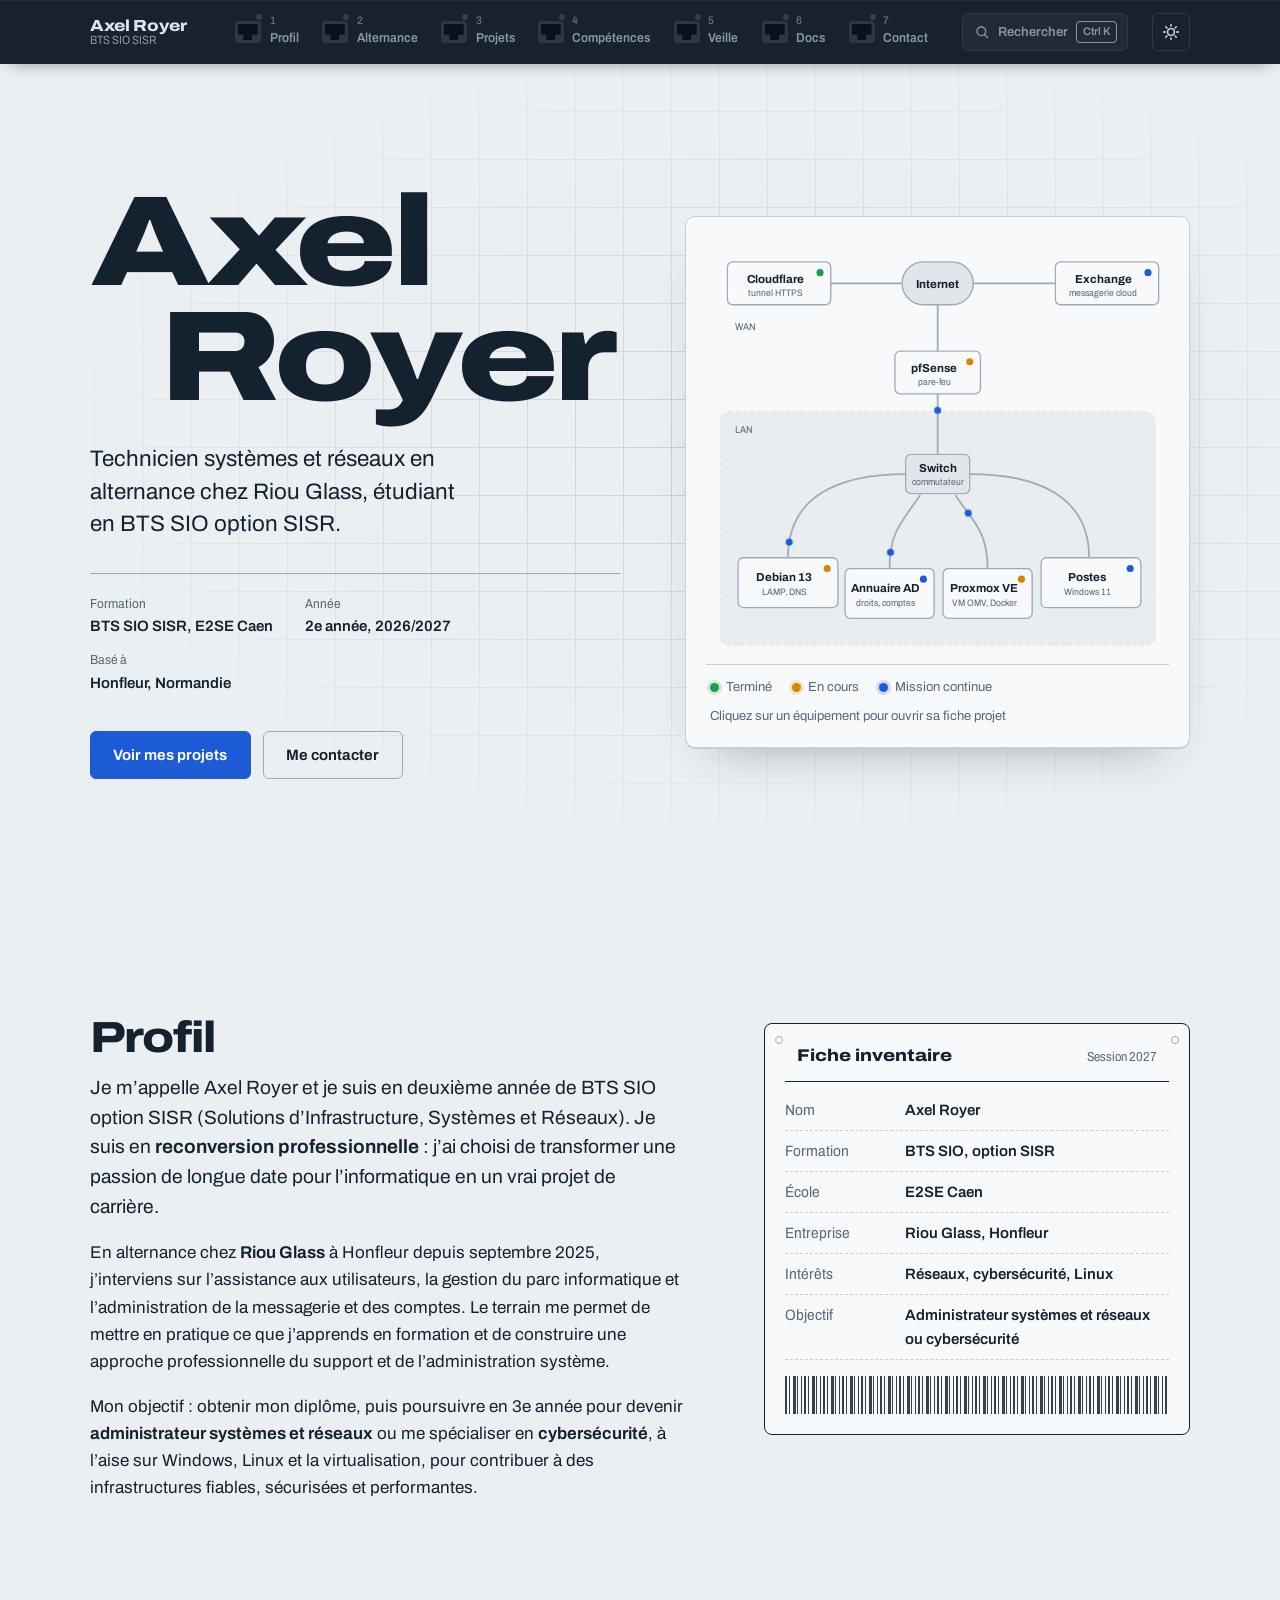
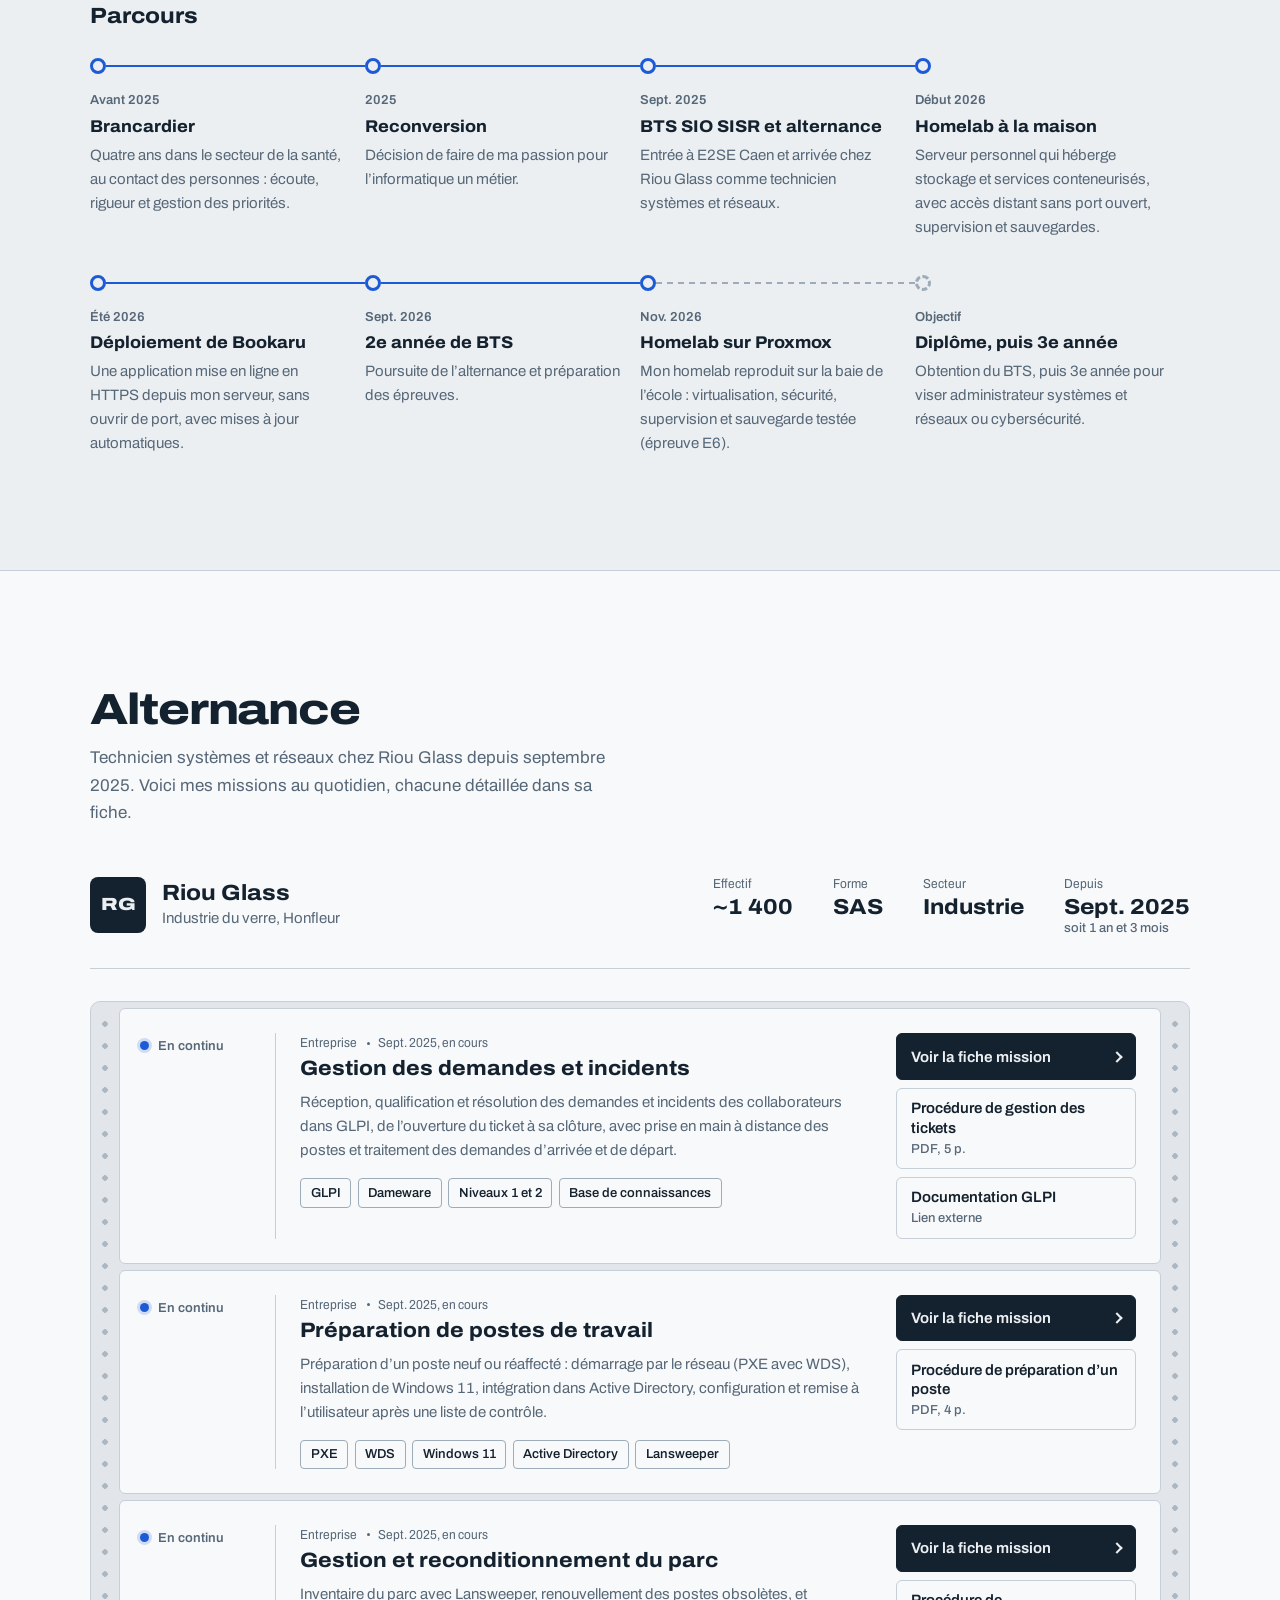
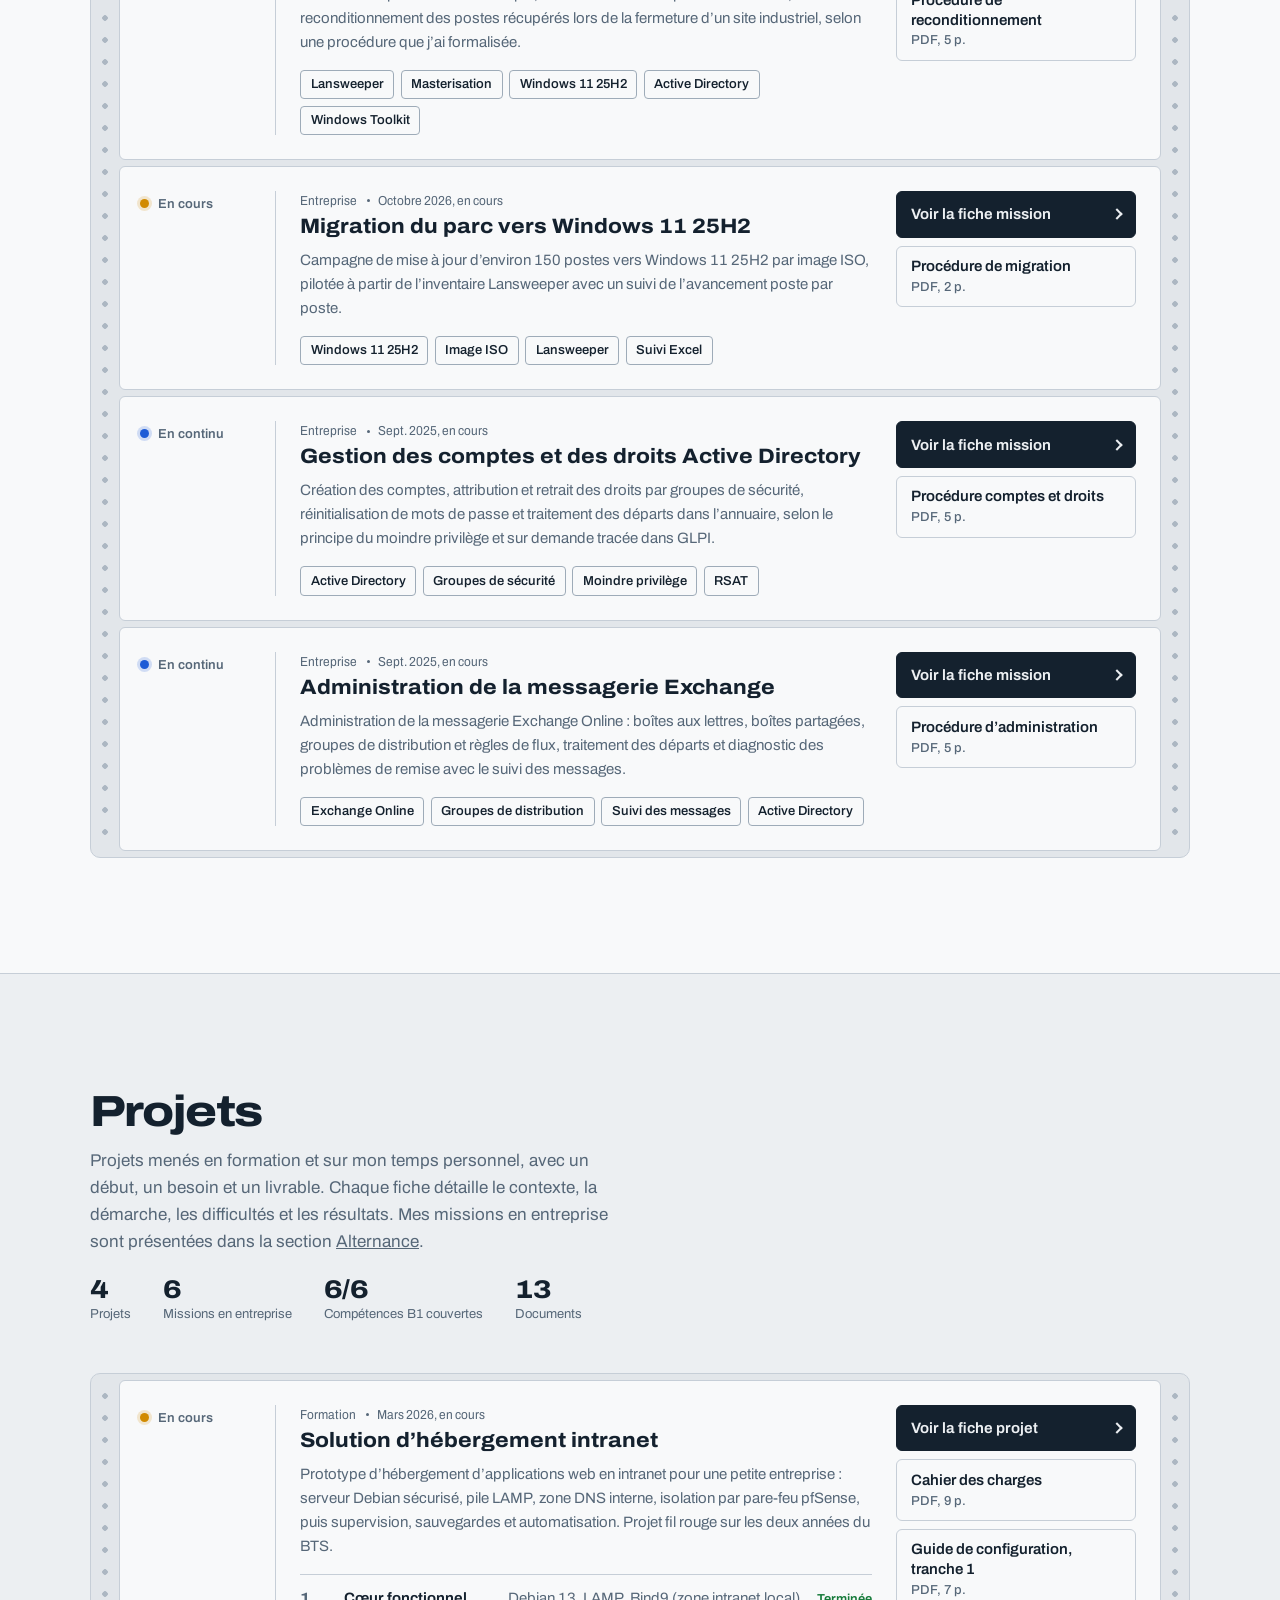
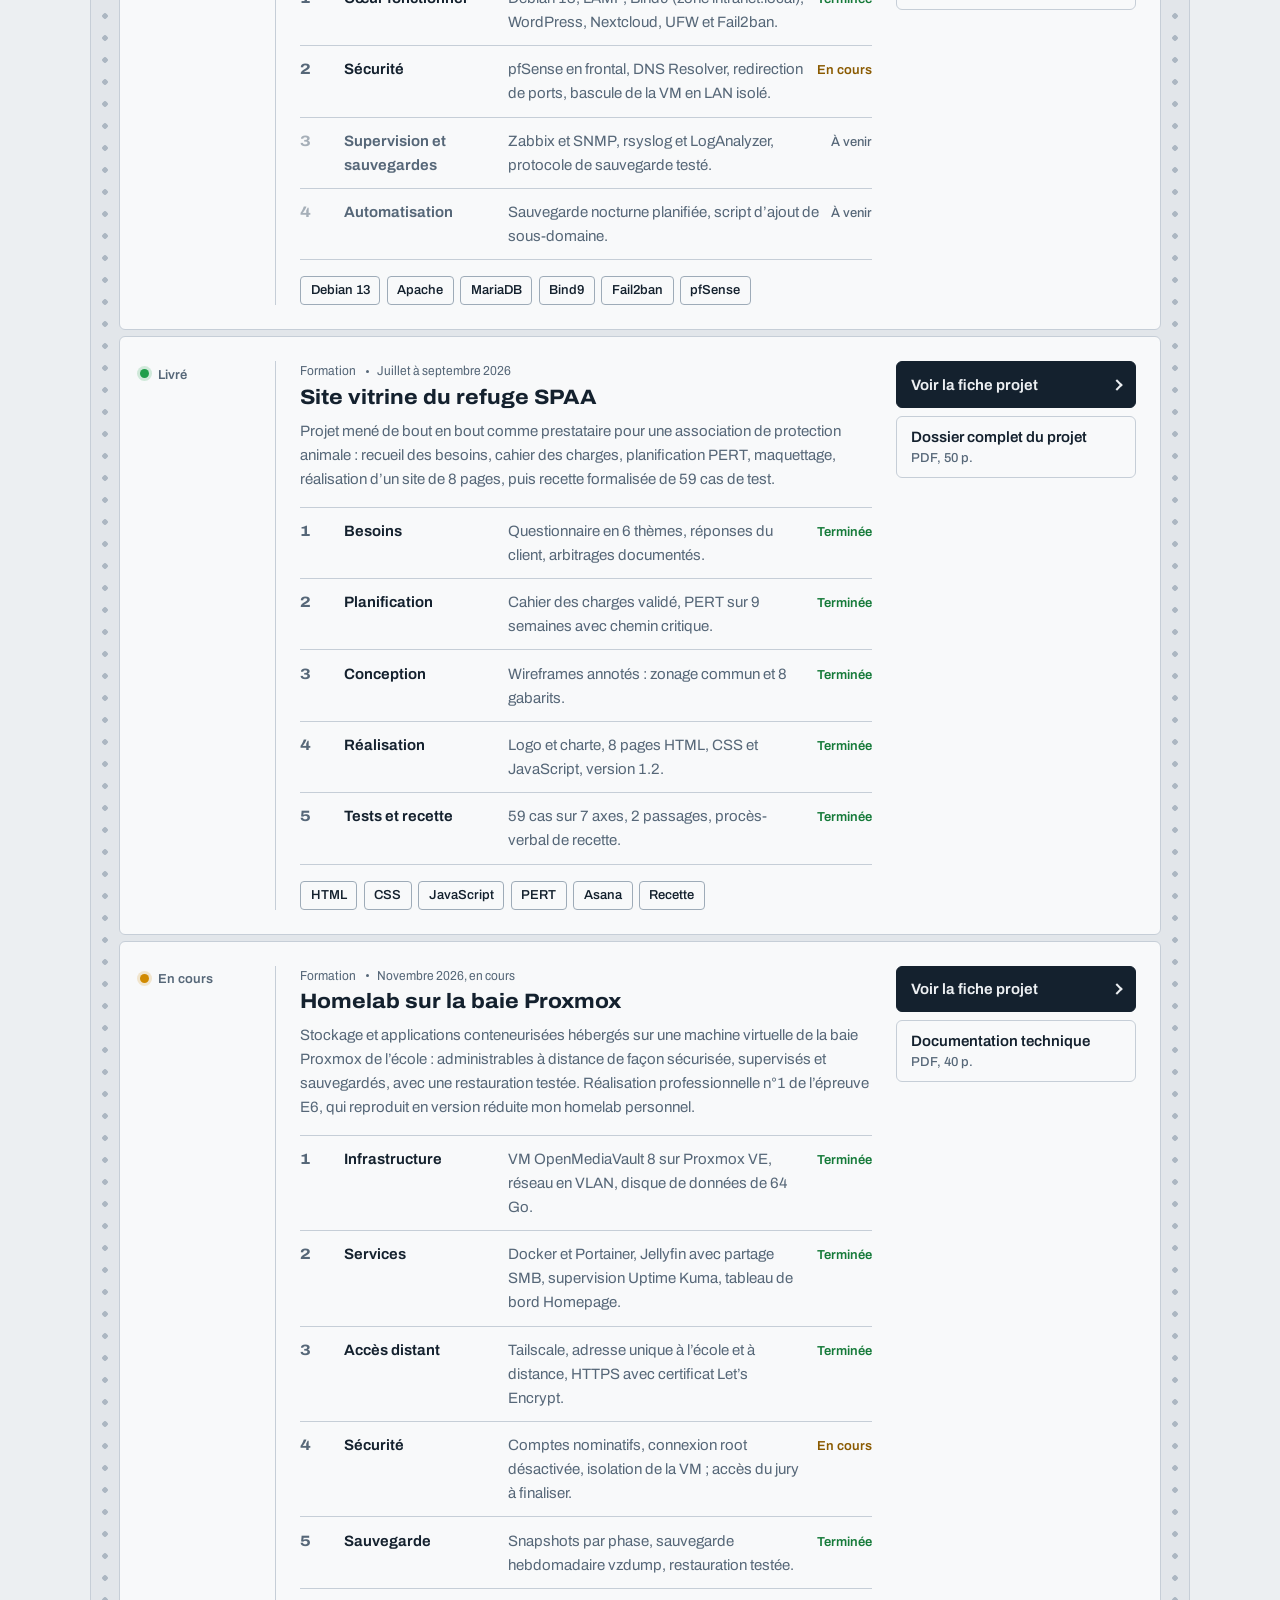
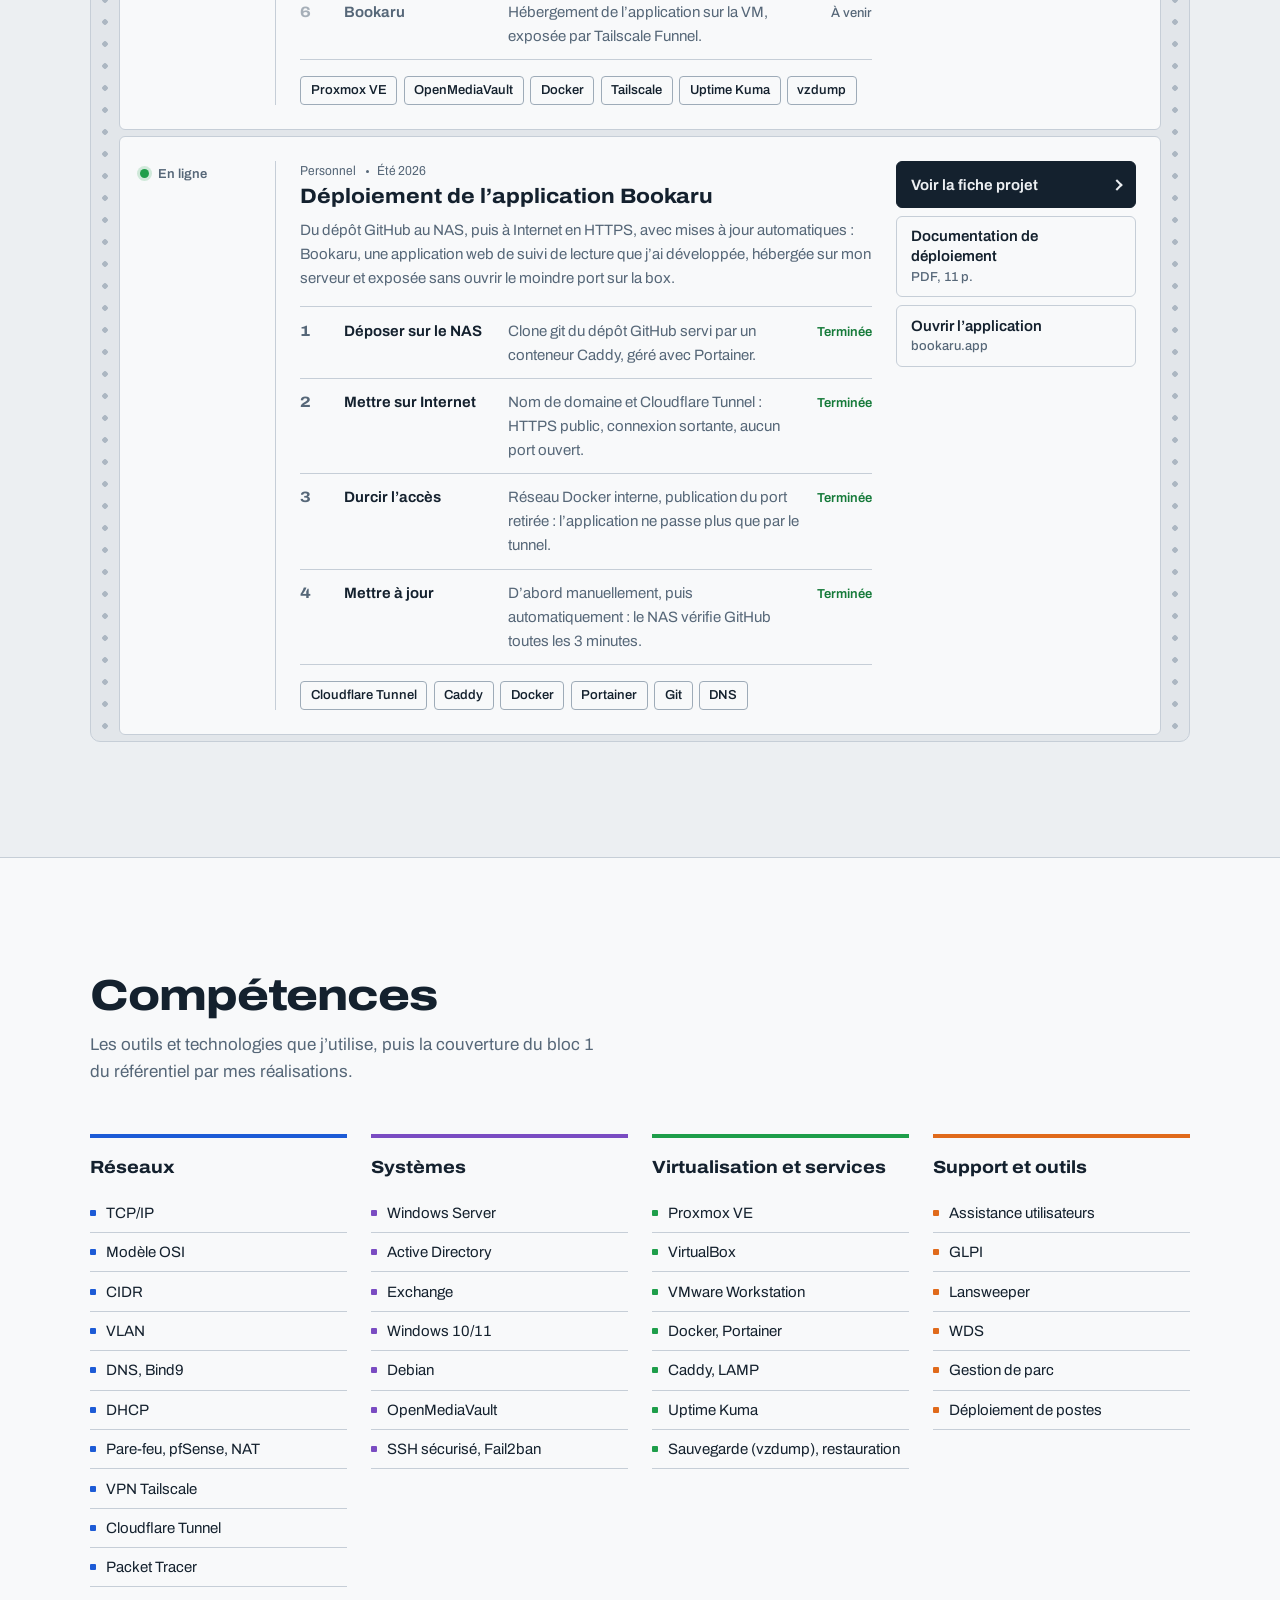
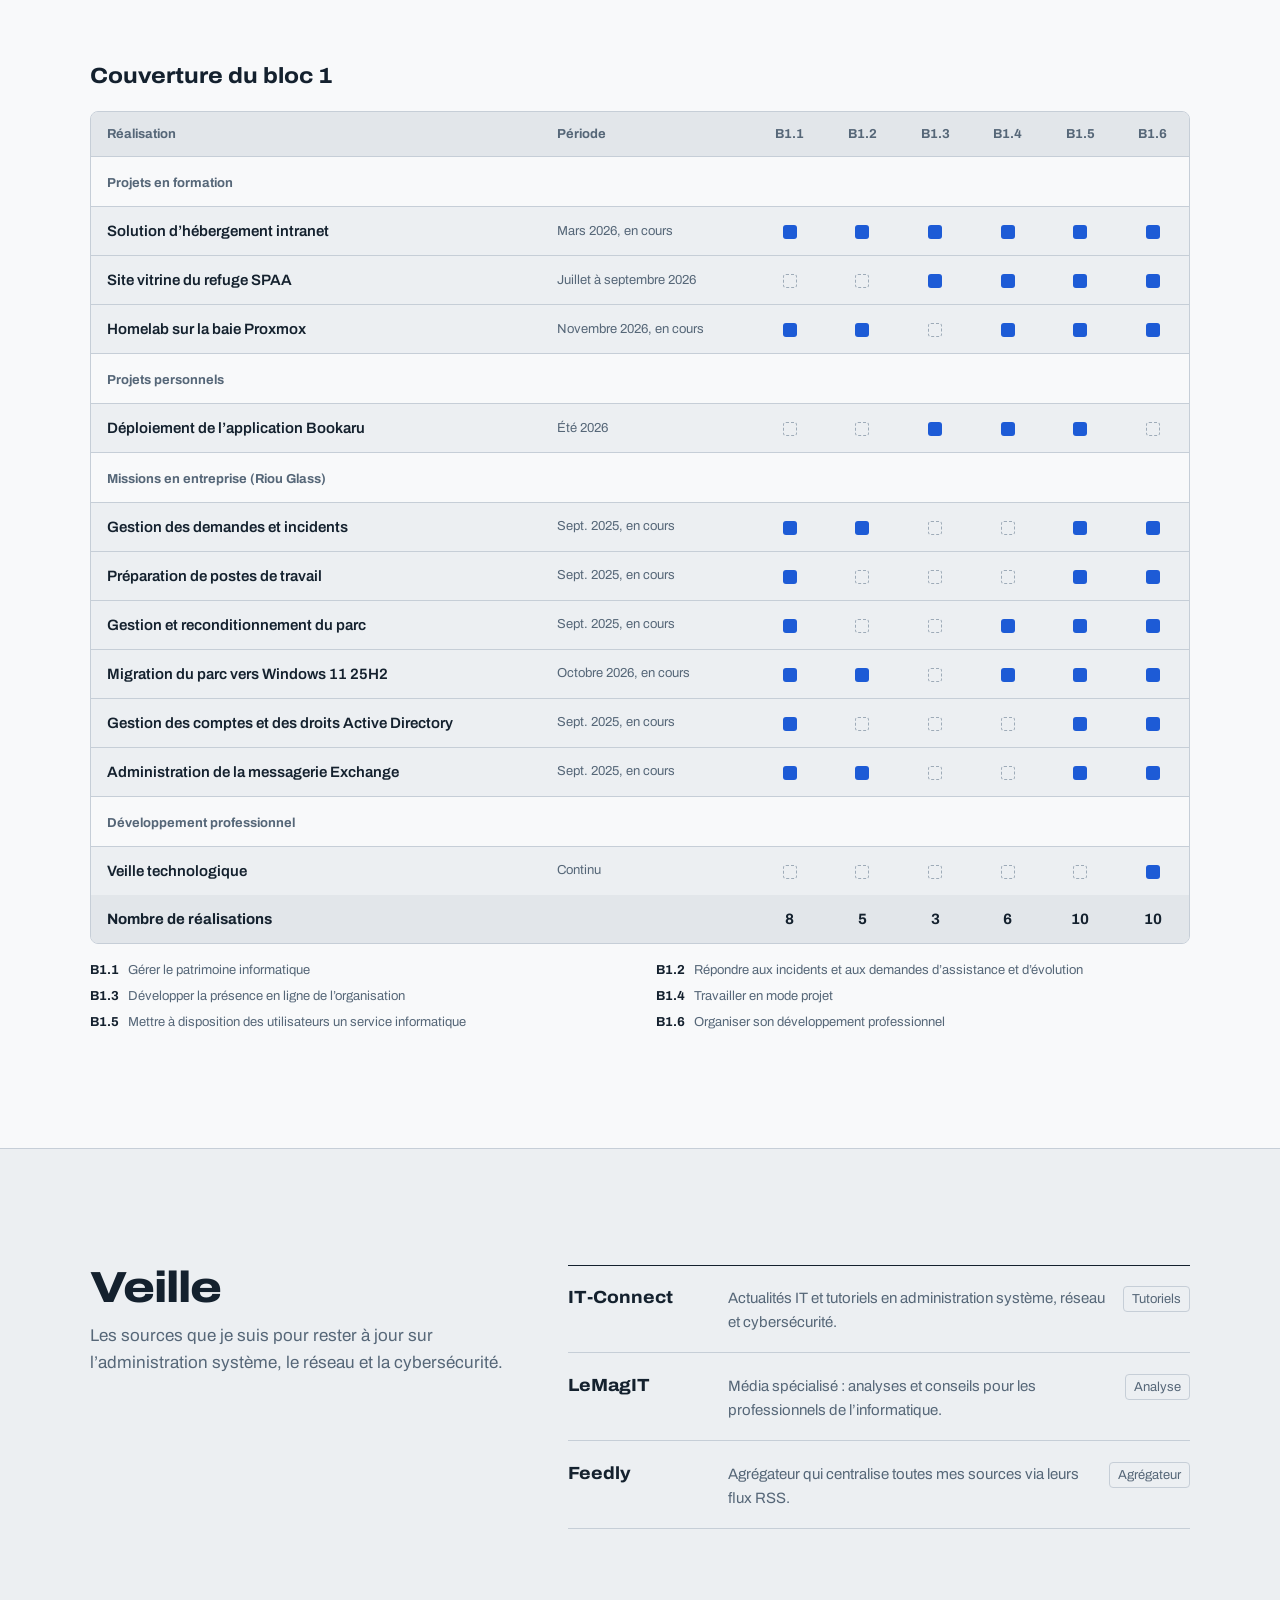
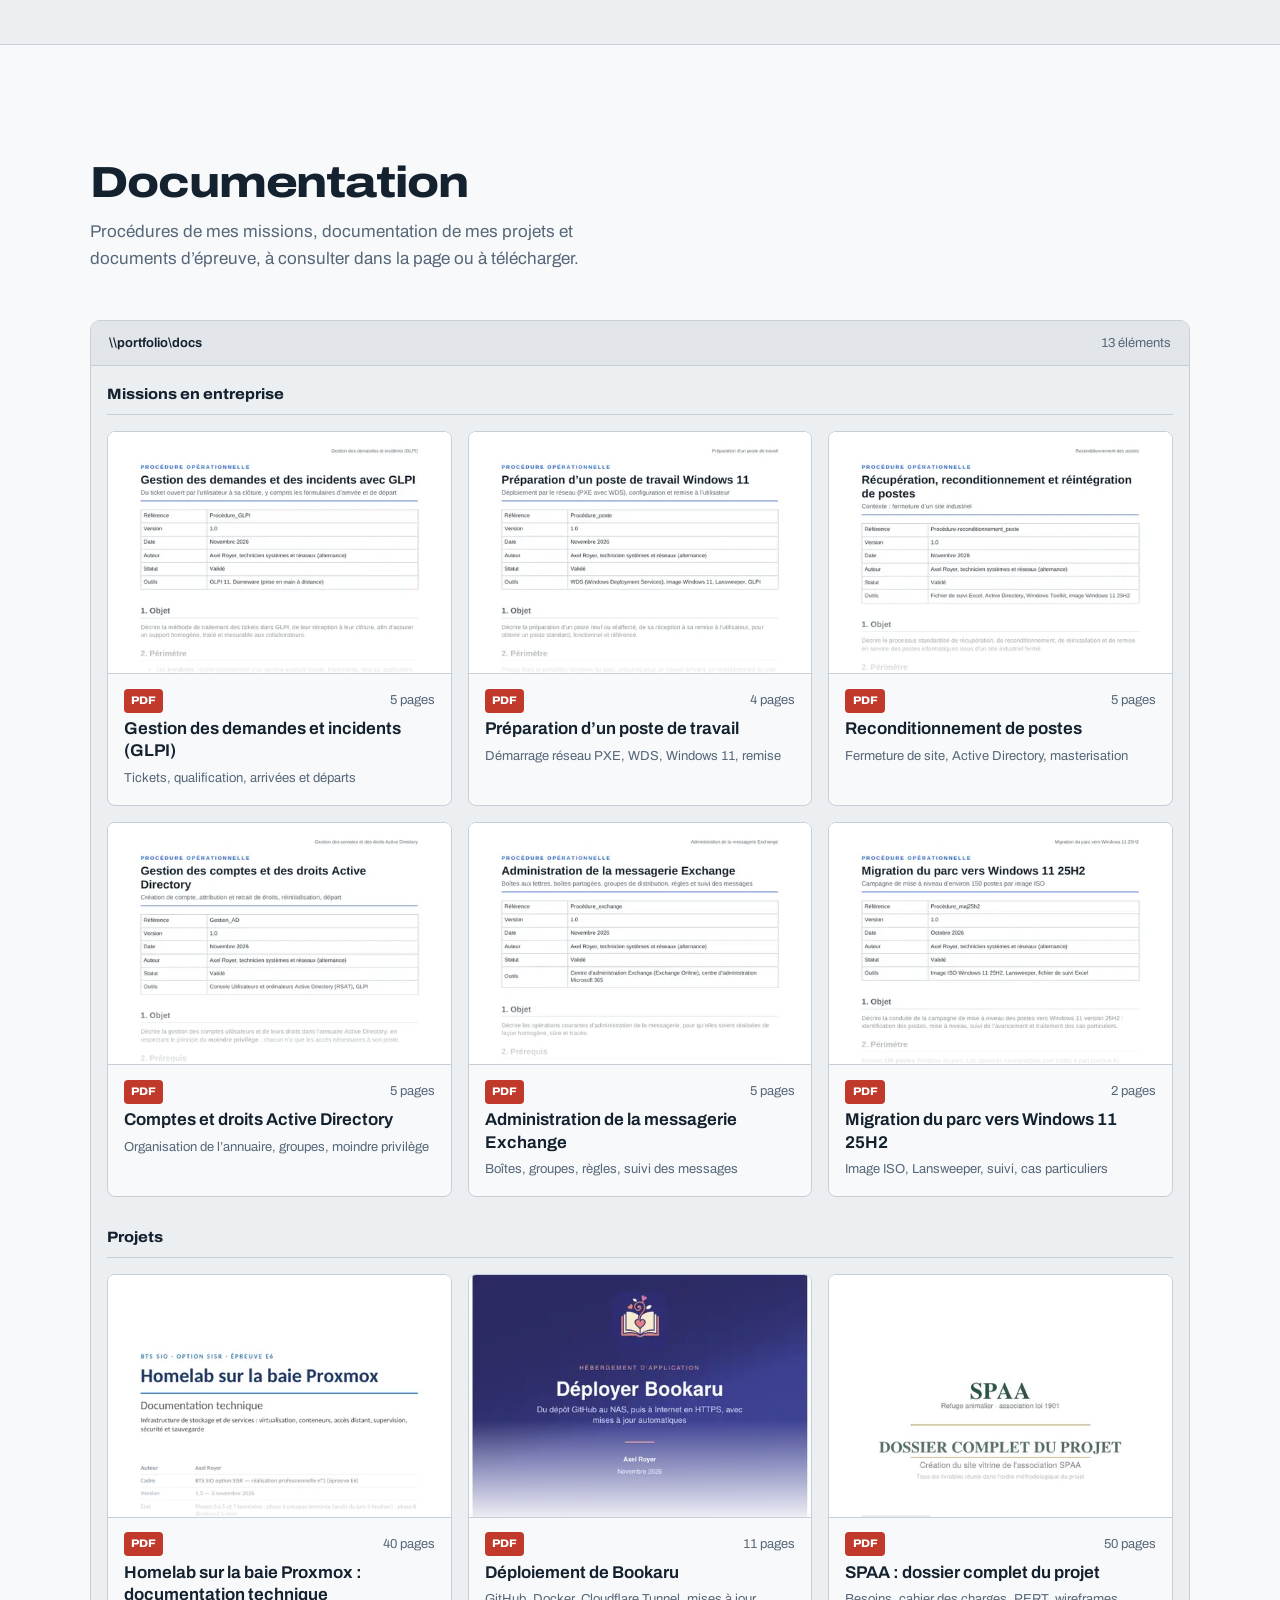
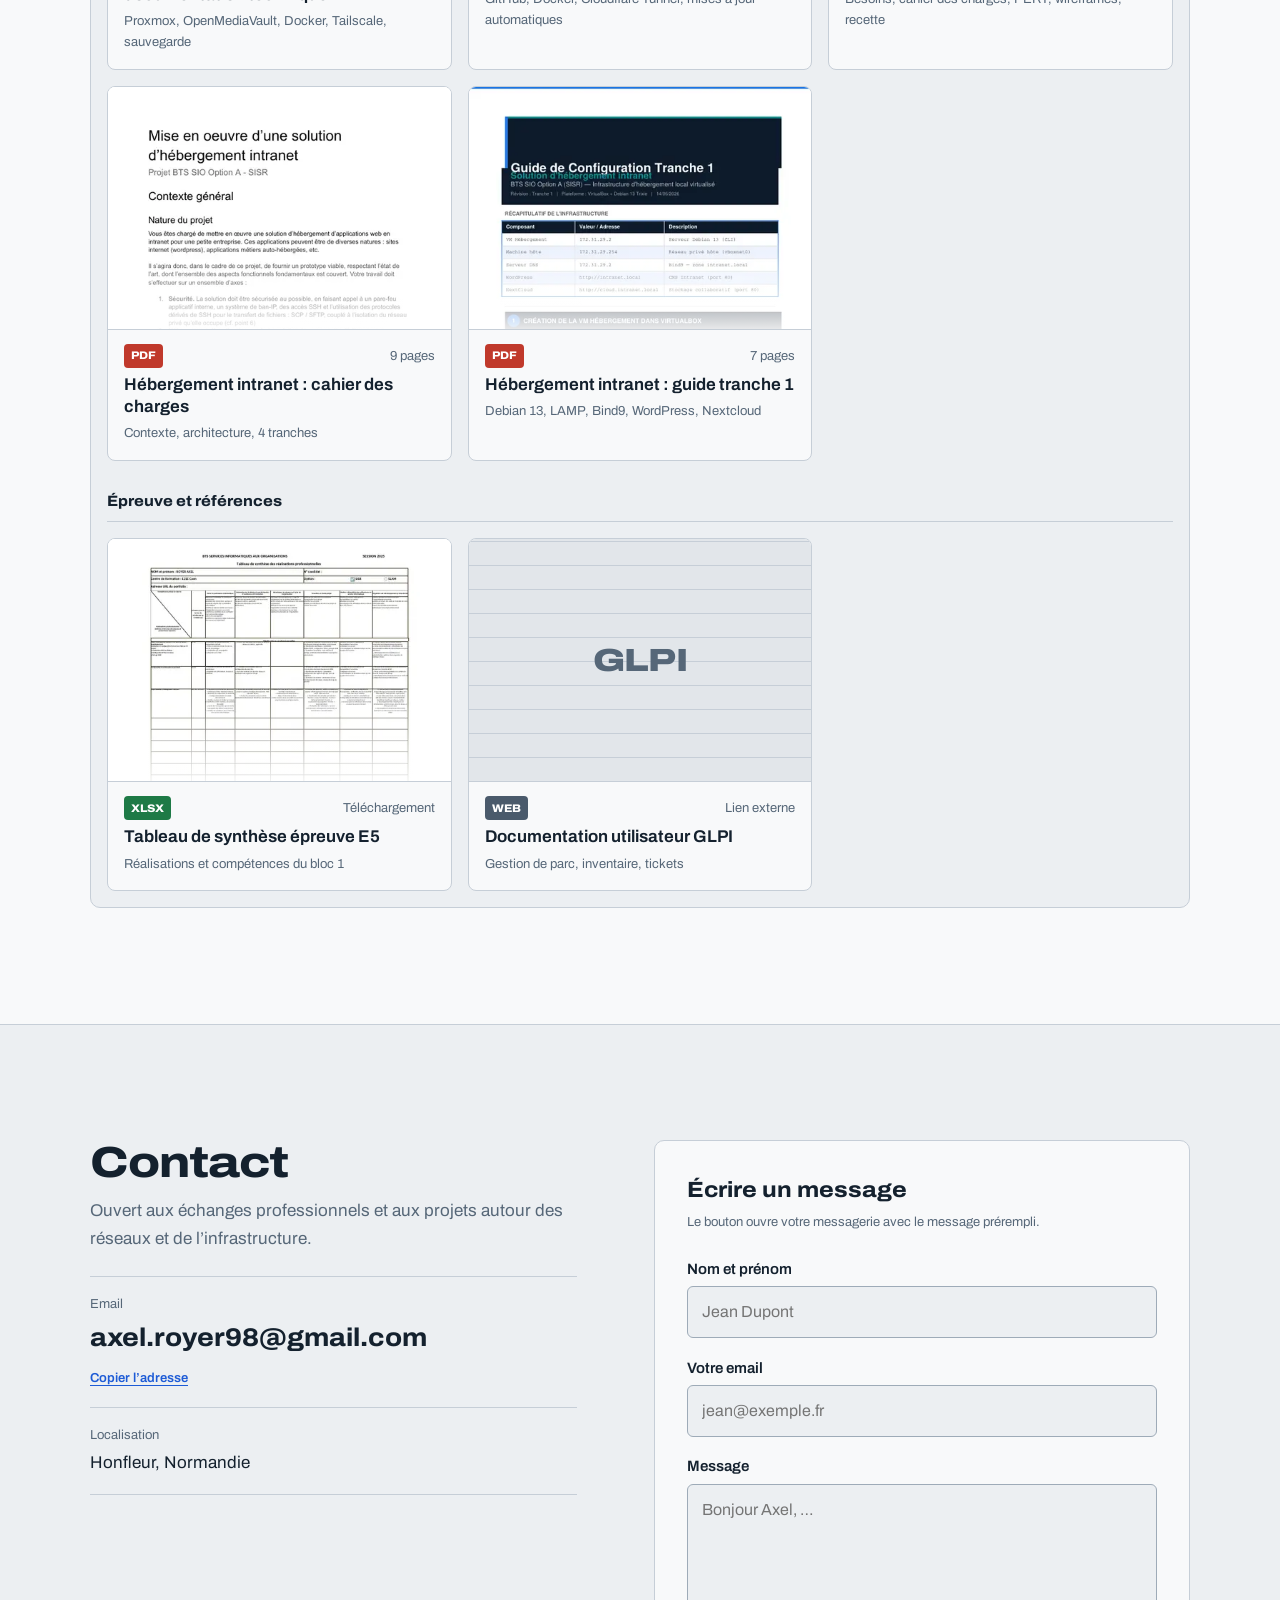
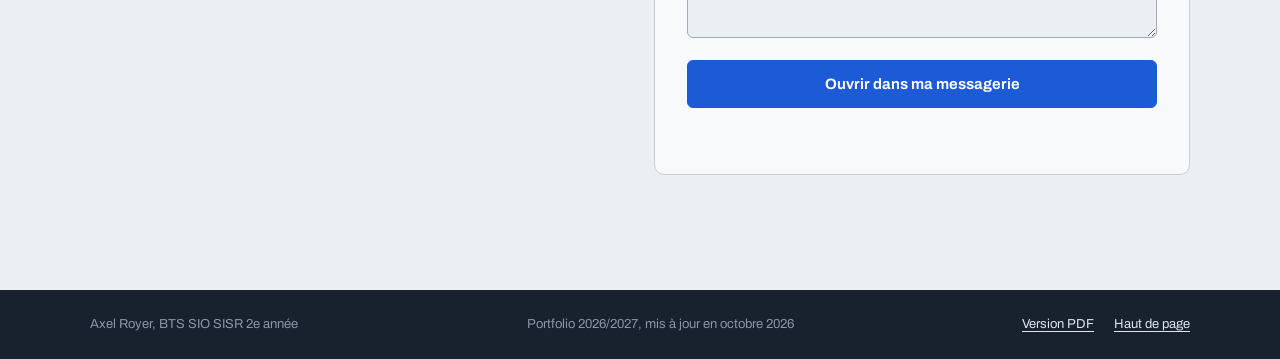
<file: index.html>
<!DOCTYPE html>
<html lang="fr">

<head>
  <meta charset="UTF-8">
  <meta name="viewport" content="width=device-width, initial-scale=1, viewport-fit=cover">
  <title>Axel Royer — Portfolio BTS SIO SISR</title>
  <meta name="description"
    content="Portfolio d’Axel Royer, étudiant en BTS SIO option SISR, technicien systèmes et réseaux en alternance chez Riou Glass.">
  <meta name="theme-color" content="#18222e">
  <meta property="og:type" content="website">
  <meta property="og:title" content="Axel Royer — Portfolio BTS SIO SISR">
  <meta property="og:description"
    content="Technicien systèmes et réseaux en alternance chez Riou Glass. Projets, compétences et documentation.">
  <meta property="og:locale" content="fr_FR">
  <!-- Image d’aperçu pour LinkedIn, Discord, Teams… Une fois le site en ligne, remplace
       « og-image.png » par l’adresse complète (ex. https://ton-site.fr/og-image.png) :
       certains réseaux exigent une URL absolue. -->
  <meta property="og:image" content="og-image.png">
  <meta property="og:image:width" content="1200">
  <meta property="og:image:height" content="630">
  <meta property="og:image:alt"
    content="Axel Royer, technicien systèmes et réseaux en alternance, BTS SIO SISR, avec le schéma réseau de ses projets">
  <meta name="twitter:card" content="summary_large_image">
  <meta name="author" content="Axel Royer">
  <meta name="color-scheme" content="light dark">
  <script type="application/ld+json">
  {
    "@context": "https://schema.org",
    "@type": "Person",
    "name": "Axel Royer",
    "jobTitle": "Technicien systèmes et réseaux (alternance)",
    "worksFor": { "@type": "Organization", "name": "Riou Glass" },
    "alumniOf": { "@type": "EducationalOrganization", "name": "E2SE Caen" },
    "address": { "@type": "PostalAddress", "addressLocality": "Honfleur", "addressRegion": "Normandie", "addressCountry": "FR" },
    "email": "mailto:axel.royer98@gmail.com",
    "knowsAbout": ["Administration systèmes", "Réseaux", "Active Directory", "Linux Debian", "Virtualisation (Proxmox VE)", "Docker", "Cybersécurité"]
  }
  </script>
  <link rel="icon"
    href="data:image/svg+xml,<svg xmlns='http://www.w3.org/2000/svg' viewBox='0 0 32 32'><rect width='32' height='32' rx='6' fill='%2318222e'/><path d='M8 11h16v8h-4v4h-8v-4H8z' fill='%23eceff2'/><circle cx='25' cy='7' r='3' fill='%233ddc6f'/></svg>">
  <!-- Police Archivo hébergée avec le site (aucune requête vers Google).
       Préchargée seulement quand le site est servi en http(s) : en double-clic (file://),
       le navigateur refuse ce préchargement et afficherait une erreur inutile. -->
  <script>
    if (location.protocol.indexOf('http') === 0) {
      var l = document.createElement('link');
      l.rel = 'preload'; l.as = 'font'; l.type = 'font/woff2'; l.crossOrigin = 'anonymous';
      l.href = 'fonts/archivo-variable.woff2';
      document.head.appendChild(l);
    }
  </script>
  <link rel="stylesheet" href="code.css">
  <!-- Applique le thème avant l'affichage pour éviter le flash -->
  <script>
    (function () {
      document.documentElement.classList.add('js');
      try {
        var t = localStorage.getItem('theme');
        if (t === 'light' || t === 'dark') document.documentElement.setAttribute('data-theme', t);
      } catch (e) { }
    })();
  </script>
</head>

<body>
  <!--
  SOMMAIRE DU FICHIER (Ctrl+F sur le nom en majuscules)
    NAVIGATION ........ panneau de brassage (menu)
    HERO .............. nom, présentation, schéma réseau
    PROFIL ............ présentation, fiche inventaire, parcours
    ALTERNANCE ........ Riou Glass et missions
    PROJETS ........... toutes les réalisations (+ MODÈLE pour en ajouter une)
    COMPÉTENCES ....... outils et matrice du bloc 1 (matrice générée automatiquement)
    VEILLE ............ sources
    DOCUMENTATION ..... documents et aperçus (fichiers dans docs/)
    CONTACT ........... coordonnées et formulaire
    FENÊTRES .......... fiche projet, visionneuse, recherche (remplies par code.js)
-->

  <!-- Visible uniquement si code.css n'a pas été trouvé (masqué par code.css) -->
  <p class="css-check" role="alert"
    style="margin:0;padding:1rem;background:#fff3cd;color:#3d2c00;font:16px/1.5 Arial,sans-serif;border-bottom:2px solid #d18a00">
    La mise en page n’a pas pu être chargée. Extrayez <strong>tout</strong> le contenu du zip
    (clic droit → « Extraire tout ») puis ouvrez <strong>code.html</strong> depuis le dossier extrait :
    code.css, code.js, fonts/ et docs/ doivent se trouver à côté.
  </p>

  <a class="skip-link" href="#main">Aller au contenu</a>

  <!-- =====================================================
       NAVIGATION — façon panneau de brassage
       Chaque port = une section. La LED s'allume sur la section visible.
       ===================================================== -->
  <header class="panel" id="panel">
    <div class="panel-inner">
      <a class="panel-brand" href="#top">
        <span class="panel-brand-name">Axel Royer</span>
        <span class="panel-brand-sub">BTS SIO SISR</span>
      </a>

      <nav class="ports" aria-label="Sections">
        <ol>
          <li><a class="port" href="#profil"><span class="port-jack" aria-hidden="true"></span><span class="port-led"
                aria-hidden="true"></span><span class="port-label">Profil</span></a></li>
          <li><a class="port" href="#alternance"><span class="port-jack" aria-hidden="true"></span><span
                class="port-led" aria-hidden="true"></span><span class="port-label">Alternance</span></a></li>
          <li><a class="port" href="#projets"><span class="port-jack" aria-hidden="true"></span><span class="port-led"
                aria-hidden="true"></span><span class="port-label">Projets</span></a></li>
          <li><a class="port" href="#competences"><span class="port-jack" aria-hidden="true"></span><span
                class="port-led" aria-hidden="true"></span><span class="port-label">Compétences</span></a></li>
          <li><a class="port" href="#veille"><span class="port-jack" aria-hidden="true"></span><span class="port-led"
                aria-hidden="true"></span><span class="port-label">Veille</span></a></li>
          <li><a class="port" href="#documentation"><span class="port-jack" aria-hidden="true"></span><span
                class="port-led" aria-hidden="true"></span><span class="port-label">Docs</span></a></li>
          <li><a class="port" href="#contact"><span class="port-jack" aria-hidden="true"></span><span class="port-led"
                aria-hidden="true"></span><span class="port-label">Contact</span></a></li>
        </ol>
      </nav>

      <button class="search-btn" id="searchBtn" type="button" aria-keyshortcuts="Control+K">
        <svg viewBox="0 0 24 24" aria-hidden="true">
          <circle cx="11" cy="11" r="6.5" />
          <path d="M16 16l4.5 4.5" />
        </svg>
        <span class="search-btn-label">Rechercher</span>
        <kbd class="search-kbd">Ctrl K</kbd>
      </button>

      <button class="theme-toggle" id="themeToggle" type="button" aria-label="Basculer le thème clair ou sombre">
        <svg class="icon-sun" viewBox="0 0 24 24" aria-hidden="true">
          <circle cx="12" cy="12" r="4.5" />
          <path
            d="M12 2v2.5M12 19.5V22M2 12h2.5M19.5 12H22M4.9 4.9l1.8 1.8M17.3 17.3l1.8 1.8M4.9 19.1l1.8-1.8M17.3 6.7l1.8-1.8" />
        </svg>
        <svg class="icon-moon" viewBox="0 0 24 24" aria-hidden="true">
          <path d="M20 14.5A8.5 8.5 0 0 1 9.5 4a8.5 8.5 0 1 0 10.5 10.5z" />
        </svg>
      </button>
    </div>
  </header>

  <main id="main">

    <!-- =====================================================
         HERO — nom + schéma réseau de ses réalisations
         ===================================================== -->
    <section class="hero" id="top">
      <div class="wrap hero-grid">
        <div class="hero-text">
          <h1 class="hero-name"><span>Axel</span> <span>Royer</span></h1>
          <p class="hero-role">Technicien systèmes et réseaux en alternance chez Riou Glass, étudiant en BTS SIO option
            SISR.</p>

          <dl class="hero-facts">
            <div>
              <dt>Formation</dt>
              <dd>BTS SIO SISR, E2SE Caen</dd>
            </div>
            <div>
              <dt>Année</dt>
              <dd>2e année, 2026/2027</dd>
            </div>
            <div>
              <dt>Basé à</dt>
              <dd>Honfleur, Normandie</dd>
            </div>
          </dl>

          <div class="hero-actions">
            <a href="#projets" class="btn btn-solid">Voir mes projets</a>
            <a href="#contact" class="btn btn-line">Me contacter</a>
          </div>
        </div>

        <figure class="topology" aria-labelledby="topoCaption">
          <svg id="topoSvg" viewBox="0 0 520 470" role="group" aria-label="Schéma réseau des projets réalisés">
            <!-- Zones -->
            <rect class="zone" aria-hidden="true" x="16" y="196" width="488" height="262" rx="10" />
            <text class="zone-label" x="32" y="220">LAN</text>
            <text class="zone-label" x="32" y="104">WAN</text>

            <!-- Liens (dessinés au chargement) -->
            <g class="links">
              <path class="link" data-link="internet-exchange" d="M300 52 H392" />
              <path class="link" data-link="internet-cloudflare" d="M220 52 H140" />
              <path class="link" data-link="internet-pfsense" d="M260 76 V128" />
              <path class="link" data-link="pfsense-switch" d="M260 176 V244" />
              <path class="link" data-link="switch-debian" d="M224 266 C150 266 92 290 92 360" />
              <path class="link" data-link="switch-ad" d="M240 290 C220 320 206 330 206 372" />
              <path class="link" data-link="switch-homelab" d="M280 290 C300 320 316 330 316 372" />
              <path class="link" data-link="switch-postes" d="M296 266 C370 266 430 290 430 360" />
            </g>

            <!-- Équipements non cliquables -->
            <g class="node node-static" data-node="internet" aria-hidden="true" transform="translate(220 28)">
              <rect width="80" height="48" rx="24" />
              <text x="40" y="29" class="node-name">Internet</text>
            </g>
            <g class="node node-static" data-node="switch" aria-hidden="true" transform="translate(224 244)">
              <rect width="72" height="44" rx="6" />
              <text x="36" y="20" class="node-name">Switch</text>
              <text x="36" y="34" class="node-type">commutateur</text>
            </g>

            <!-- Équipements liés à un projet (cliquables) -->
            <a href="#p-exchange" class="node" data-node="exchange" data-status="ongoing" transform="translate(392 28)">
              <rect width="116" height="48" rx="6" />
              <circle class="node-led" cx="104" cy="12" r="4" />
              <text x="54" y="24" class="node-name">Exchange</text>
              <text x="54" y="38" class="node-type">messagerie cloud</text>
            </a>
            <a href="#p-bookaru" class="node" data-node="cloudflare" data-status="done" transform="translate(24 28)">
              <rect width="116" height="48" rx="6" />
              <circle class="node-led" cx="104" cy="12" r="4" />
              <text x="54" y="24" class="node-name">Cloudflare</text>
              <text x="54" y="38" class="node-type">tunnel HTTPS</text>
            </a>
            <a href="#p-intranet" class="node" data-node="pfsense" data-status="wip" transform="translate(212 128)">
              <rect width="96" height="48" rx="6" />
              <circle class="node-led" cx="84" cy="12" r="4" />
              <text x="44" y="24" class="node-name">pfSense</text>
              <text x="44" y="38" class="node-type">pare-feu</text>
            </a>
            <a href="#p-intranet" class="node" data-node="debian" data-status="wip" transform="translate(36 360)">
              <rect width="112" height="56" rx="6" />
              <circle class="node-led" cx="100" cy="12" r="4" />
              <text x="52" y="26" class="node-name">Debian 13</text>
              <text x="52" y="42" class="node-type">LAMP, DNS</text>
            </a>
            <a href="#p-ad" class="node" data-node="ad" data-status="ongoing" transform="translate(156 372)">
              <rect width="100" height="56" rx="6" />
              <circle class="node-led" cx="88" cy="12" r="4" />
              <text x="46" y="26" class="node-name">Annuaire AD</text>
              <text x="46" y="42" class="node-type">droits, comptes</text>
            </a>
            <a href="#p-homelab" class="node" data-node="homelab" data-status="wip" transform="translate(266 372)">
              <rect width="100" height="56" rx="6" />
              <circle class="node-led" cx="88" cy="12" r="4" />
              <text x="46" y="26" class="node-name">Proxmox VE</text>
              <text x="46" y="42" class="node-type">VM OMV, Docker</text>
            </a>
            <a href="#p-postes" class="node" data-node="postes" data-status="ongoing" transform="translate(376 360)">
              <rect width="112" height="56" rx="6" />
              <circle class="node-led" cx="100" cy="12" r="4" />
              <text x="52" y="26" class="node-name">Postes</text>
              <text x="52" y="42" class="node-type">Windows 11</text>
            </a>

            <g class="packets" id="packets"></g>
          </svg>
          <figcaption id="topoCaption">
            <span class="legend"><i class="led led-done"></i>Terminé</span>
            <span class="legend"><i class="led led-wip"></i>En cours</span>
            <span class="legend"><i class="led led-ongoing"></i>Mission continue</span>
            <span class="topo-readout" id="topoReadout" aria-live="polite">Cliquez sur un équipement pour ouvrir sa
              fiche projet</span>
          </figcaption>
        </figure>
      </div>
    </section>

    <!-- =====================================================
         PROFIL
         ===================================================== -->
    <section class="section" id="profil">
      <div class="wrap profile-grid">
        <div class="prose">
          <h2 class="section-title">Profil</h2>
          <p>Je m’appelle Axel Royer et je suis en deuxième année de BTS SIO option SISR (Solutions d’Infrastructure,
            Systèmes et Réseaux). Je suis en <strong>reconversion professionnelle</strong> : j’ai choisi de transformer
            une passion de longue date pour l’informatique en un vrai projet de carrière.</p>
          <p>En alternance chez <strong>Riou Glass</strong> à Honfleur depuis septembre 2025, j’interviens sur
            l’assistance aux utilisateurs, la gestion du parc informatique et l’administration de la messagerie et des
            comptes. Le terrain me permet de mettre en pratique ce que j’apprends en formation et de construire une
            approche professionnelle du support et de l’administration système.</p>
          <p>Mon objectif : obtenir mon diplôme, puis poursuivre en 3e année pour devenir <strong>administrateur
              systèmes et réseaux</strong> ou me spécialiser en <strong>cybersécurité</strong>, à l’aise sur Windows,
            Linux et la virtualisation, pour contribuer à des infrastructures fiables, sécurisées et performantes.</p>
        </div>

        <!-- Étiquette d'inventaire -->
        <aside class="asset-tag" aria-label="Fiche récapitulative">
          <div class="asset-head">
            <span class="asset-title">Fiche inventaire</span>
            <span class="asset-id">Session 2027</span>
          </div>
          <dl class="asset-fields">
            <div>
              <dt>Nom</dt>
              <dd>Axel Royer</dd>
            </div>
            <div>
              <dt>Formation</dt>
              <dd>BTS SIO, option SISR</dd>
            </div>
            <div>
              <dt>École</dt>
              <dd>E2SE Caen</dd>
            </div>
            <div>
              <dt>Entreprise</dt>
              <dd>Riou Glass, Honfleur</dd>
            </div>
            <div>
              <dt>Intérêts</dt>
              <dd>Réseaux, cybersécurité, Linux</dd>
            </div>
            <div>
              <dt>Objectif</dt>
              <dd>Administrateur systèmes et réseaux ou cybersécurité</dd>
            </div>
          </dl>
          <div class="asset-barcode" aria-hidden="true"></div>
        </aside>
      </div>

      <div class="wrap">
        <h3 class="sub-title">Parcours</h3>
        <ol class="timeline">
          <li class="tl-item">
            <span class="tl-when">Avant 2025</span>
            <span class="tl-what">Brancardier</span>
            <span class="tl-desc">Quatre ans dans le secteur de la santé, au contact des personnes : écoute, rigueur et
              gestion des priorités.</span>
          </li>
          <li class="tl-item">
            <span class="tl-when">2025</span>
            <span class="tl-what">Reconversion</span>
            <span class="tl-desc">Décision de faire de ma passion pour l’informatique un métier.</span>
          </li>
          <li class="tl-item">
            <span class="tl-when">Sept. 2025</span>
            <span class="tl-what">BTS SIO SISR et alternance</span>
            <span class="tl-desc">Entrée à E2SE Caen et arrivée chez Riou Glass comme technicien systèmes et
              réseaux.</span>
          </li>
          <li class="tl-item">
            <span class="tl-when">Début 2026</span>
            <span class="tl-what">Homelab à la maison</span>
            <span class="tl-desc">Serveur personnel qui héberge stockage et services conteneurisés, avec accès distant
              sans port ouvert, supervision et sauvegardes.</span>
          </li>
          <li class="tl-item">
            <span class="tl-when">Été 2026</span>
            <span class="tl-what">Déploiement de Bookaru</span>
            <span class="tl-desc">Une application mise en ligne en HTTPS depuis mon serveur, sans ouvrir de port, avec
              mises à jour automatiques.</span>
          </li>
          <li class="tl-item">
            <span class="tl-when">Sept. 2026</span>
            <span class="tl-what">2e année de BTS</span>
            <span class="tl-desc">Poursuite de l’alternance et préparation des épreuves.</span>
          </li>
          <li class="tl-item">
            <span class="tl-when">Nov. 2026</span>
            <span class="tl-what">Homelab sur Proxmox</span>
            <span class="tl-desc">Mon homelab reproduit sur la baie de l’école : virtualisation, sécurité, supervision
              et sauvegarde testée (épreuve E6).</span>
          </li>
          <li class="tl-item tl-next">
            <span class="tl-when">Objectif</span>
            <span class="tl-what">Diplôme, puis 3e année</span>
            <span class="tl-desc">Obtention du BTS, puis 3e année pour viser administrateur systèmes et réseaux ou
              cybersécurité.</span>
          </li>
        </ol>
      </div>
    </section>

    <!-- =====================================================
         ALTERNANCE
         ===================================================== -->
    <section class="section section-alt" id="alternance">
      <div class="wrap">
        <div class="section-head">
          <h2 class="section-title">Alternance</h2>
          <p class="section-intro">Technicien systèmes et réseaux chez Riou Glass depuis septembre 2025. Voici mes
            missions au quotidien, chacune détaillée dans sa fiche.</p>
        </div>

        <div class="company">
          <div class="company-id">
            <div class="company-mark" aria-hidden="true">RG</div>
            <div>
              <h3 class="company-name">Riou Glass</h3>
              <p class="company-sub">Industrie du verre, Honfleur</p>
            </div>
          </div>
          <dl class="company-facts">
            <div>
              <dt>Effectif</dt>
              <dd>~1 400</dd>
            </div>
            <div>
              <dt>Forme</dt>
              <dd>SAS</dd>
            </div>
            <div>
              <dt>Secteur</dt>
              <dd>Industrie</dd>
            </div>
            <div>
              <dt>Depuis</dt>
              <dd><span>Sept. 2025</span><small class="since" data-since="2025-09-01"></small></dd>
            </div>
          </dl>
        </div>

        <!-- =========================================================
             MISSIONS EN ENTREPRISE : activités continues chez Riou Glass.
             Même format que les projets (fiche, matrice, recherche),
             avec data-context="entreprise" et data-status="ongoing".
             ========================================================= -->
        <div class="rack" id="missions">

          <article class="unit" id="p-support" data-context="entreprise" data-status="ongoing" data-comp="1,2,5,6"
            data-period="Sept. 2025, en cours">
            <div class="unit-status"><i class="led led-ongoing"></i><span>En continu</span></div>
            <div class="unit-body">
              <p class="unit-context">Entreprise <span class="unit-period">Sept. 2025, en cours</span></p>
              <h3 class="unit-title">Gestion des demandes et incidents</h3>
              <p class="unit-desc">Réception, qualification et résolution des demandes et incidents des collaborateurs
                dans GLPI, de l’ouverture du ticket à sa clôture, avec prise en main à distance des postes et traitement
                des demandes d’arrivée et de départ.</p>
              <ul class="tags">
                <li>GLPI</li>
                <li>Dameware</li>
                <li>Niveaux 1 et 2</li>
                <li>Base de connaissances</li>
              </ul>
            </div>
            <div class="unit-links">
              <button type="button" class="btn-sheet" data-open="p-support">Voir la fiche mission</button>
              <a href="docs/doc-glpi-demandes-incidents.pdf" data-viewer target="_blank" rel="noopener">Procédure de
                gestion des tickets <small>PDF, 5 p.</small></a>
              <a href="https://glpi-user-documentation.readthedocs.io/fr/latest/" target="_blank"
                rel="noopener">Documentation GLPI <small>Lien externe</small></a>
            </div>
            <div class="unit-detail" hidden>
              <section>
                <h4>Contexte</h4>
                <p>Assurer un support homogène, tracé et mesurable aux collaborateurs. Un <strong>incident</strong> est
                  le dysfonctionnement d’un service existant (poste, imprimante, réseau, application, messagerie) ; une
                  <strong>demande</strong> est un besoin nouveau ou une évolution (matériel, accès, logiciel). Chacun
                  donne lieu à un ticket GLPI.</p>
              </section>
              <section>
                <h4>Traitement d’un ticket</h4>
                <ul class="check-list">
                  <li><strong>Prise en charge :</strong> consultation de la file des tickets non attribués, attribution
                    du ticket à moi-même et au groupe de support dans le bloc Acteurs, accusé de réception au demandeur
                    si le délai risque d’être long</li>
                  <li><strong>Qualification :</strong> type (incident ou demande), catégorie, source de la demande et
                    lieu ; urgence et impact, qui calculent la priorité ; lien avec le matériel concerné de l’inventaire
                  </li>
                  <li><strong>Diagnostic :</strong> recherche d’une solution dans la base de connaissances, prise en
                    main à distance avec Dameware après accord de l’utilisateur, chaque action consignée dans une tâche
                    avec sa durée</li>
                  <li><strong>Escalade :</strong> si le problème dépasse le niveau 1, réaffectation au niveau 2 avec un
                    résumé de ce qui a déjà été vérifié</li>
                  <li><strong>Résolution :</strong> vérification avec l’utilisateur, solution rédigée (cause et action
                    corrective), clôture après validation du demandeur ou automatiquement après une semaine</li>
                  <li><strong>Capitalisation :</strong> article de base de connaissances quand l’incident est récurrent
                    ou que la solution n’était pas documentée</li>
                </ul>
              </section>
              <section>
                <h4>Demandes d’arrivée et de départ</h4>
                <p>Le responsable dépose un formulaire GLPI, qui génère un ticket de type Demande ; chaque action est
                  tracée par une tâche.</p>
                <ul class="check-list">
                  <li><strong>Arrivée :</strong> vérification du formulaire, création du compte Active Directory, de la
                    boîte aux lettres et préparation du poste, remise du matériel et mise à jour de l’inventaire</li>
                  <li><strong>Départ :</strong> désactivation du compte à la date de départ, traitement de la boîte aux
                    lettres selon la consigne, récupération du matériel puis reconditionnement du poste pour
                    réaffectation</li>
                </ul>
              </section>
              <section>
                <h4>Contrôles et bonnes pratiques</h4>
                <ul class="check-list">
                  <li>Type, catégorie et priorité renseignés, matériel lié au ticket, temps passé saisi, solution
                    compréhensible par un autre technicien</li>
                  <li>Une demande = un ticket, jamais de mot de passe dans un ticket, prise en main à distance
                    uniquement avec l’accord de l’utilisateur, relance des tickets en attente</li>
                </ul>
              </section>
              <section>
                <h4>Acquis</h4>
                <p>Rédaction de fiches de procédure, constitution d’une base de connaissances, méthode de diagnostic et
                  maîtrise de GLPI.</p>
              </section>
              <!-- À COMPLÉTER (visible dès que tu retires les balises de commentaire) :
              <section>
                <h4>Difficultés et solutions</h4>
                <ul class="issue-list">
                  <li>
                    <span class="issue-pb">Le problème rencontré</span>
                    <span class="issue-fix">Comment tu l’as résolu</span>
                  </li>
                </ul>
              </section>
              -->
            </div>
          </article>

          <article class="unit" id="p-postes" data-context="entreprise" data-status="ongoing" data-comp="1,5,6"
            data-period="Sept. 2025, en cours">
            <div class="unit-status"><i class="led led-ongoing"></i><span>En continu</span></div>
            <div class="unit-body">
              <p class="unit-context">Entreprise <span class="unit-period">Sept. 2025, en cours</span></p>
              <h3 class="unit-title">Préparation de postes de travail</h3>
              <p class="unit-desc">Préparation d’un poste neuf ou réaffecté : démarrage par le réseau (PXE avec WDS),
                installation de Windows 11, intégration dans Active Directory, configuration et remise à l’utilisateur
                après une liste de contrôle.</p>
              <ul class="tags">
                <li>PXE</li>
                <li>WDS</li>
                <li>Windows 11</li>
                <li>Active Directory</li>
                <li>Lansweeper</li>
              </ul>
            </div>
            <div class="unit-links">
              <button type="button" class="btn-sheet" data-open="p-postes">Voir la fiche mission</button>
              <a href="docs/doc-preparation-poste-travail.pdf" data-viewer target="_blank" rel="noopener">Procédure de
                préparation d’un poste <small>PDF, 4 p.</small></a>
            </div>
            <div class="unit-detail" hidden>
              <section>
                <h4>Contexte</h4>
                <p>Obtenir un poste standard, fonctionnel et référencé pour un nouvel arrivant, un remplacement ou une
                  réaffectation, à partir d’un ticket GLPI. Les postes récupérés d’un autre utilisateur suivent d’abord
                  la procédure de reconditionnement.</p>
              </section>
              <section>
                <h4>Réalisation</h4>
                <ul class="check-list">
                  <li><strong>Réception :</strong> contrôle de l’état du matériel, relevé du numéro de série et du
                    modèle, nom du poste selon la convention</li>
                  <li><strong>BIOS / UEFI :</strong> démarrage réseau (PXE) activé, TPM 2.0 et Secure Boot vérifiés car
                    exigés par Windows 11</li>
                  <li><strong>Déploiement :</strong> démarrage PXE sur le serveur WDS, choix de l’image Windows 11
                    standard, installation et redémarrages</li>
                  <li><strong>Annuaire :</strong> jonction au domaine, objet ordinateur arrivé dans l’OU temporaire
                    _Masterisation_, description renseignée au format « Nom du site » - « Utilisateur » - « Ref PC » - «
                    ref LAFI et ticket », puis déplacement vers l’OU du site sous _Ordinateurs_</li>
                  <li><strong>Configuration :</strong> mises à jour Windows, pilotes sans erreur, applications
                    standards, antivirus</li>
                  <li><strong>Session utilisateur :</strong> lecteurs réseau et imprimantes du service, messagerie
                    Outlook testée en envoi et en réception</li>
                </ul>
              </section>
              <section>
                <h4>Liste de contrôle avant remise</h4>
                <ul class="check-list">
                  <li>Nom du poste conforme, poste joint au domaine dans la bonne OU, description de l’objet ordinateur
                    renseignée</li>
                  <li>Windows à jour, aucun pilote en erreur, applications standards et antivirus actifs</li>
                  <li>Lecteurs réseau, imprimantes et messagerie fonctionnels</li>
                  <li>Inventaire (Lansweeper, GLPI) à jour et ticket résolu</li>
                </ul>
              </section>
              <!-- À COMPLÉTER (visible dès que tu retires les balises de commentaire) :
              <section>
                <h4>Difficultés et solutions</h4>
                <ul class="issue-list">
                  <li>
                    <span class="issue-pb">Le problème rencontré</span>
                    <span class="issue-fix">Comment tu l’as résolu</span>
                  </li>
                </ul>
              </section>
              -->
            </div>
          </article>

          <article class="unit" id="p-parc" data-context="entreprise" data-status="ongoing" data-comp="1,4,5,6"
            data-period="Sept. 2025, en cours">
            <div class="unit-status"><i class="led led-ongoing"></i><span>En continu</span></div>
            <div class="unit-body">
              <p class="unit-context">Entreprise <span class="unit-period">Sept. 2025, en cours</span></p>
              <h3 class="unit-title">Gestion et reconditionnement du parc</h3>
              <p class="unit-desc">Inventaire du parc avec Lansweeper, renouvellement des postes obsolètes, et
                reconditionnement des postes récupérés lors de la fermeture d’un site industriel, selon une procédure
                que j’ai formalisée.</p>
              <ul class="tags">
                <li>Lansweeper</li>
                <li>Masterisation</li>
                <li>Windows 11 25H2</li>
                <li>Active Directory</li>
                <li>Windows Toolkit</li>
              </ul>
            </div>
            <div class="unit-links">
              <button type="button" class="btn-sheet" data-open="p-parc">Voir la fiche mission</button>
              <a href="docs/procedure-reconditionnement-postes.pdf" data-viewer target="_blank" rel="noopener">Procédure
                de reconditionnement <small>PDF, 5 p.</small></a>
            </div>
            <div class="unit-detail" hidden>
              <section>
                <h4>Contexte</h4>
                <p>Maintenir un parc de postes à jour et homogène : renouveler les postes obsolètes et remettre en
                  service ceux d’un site industriel fermé, avec une traçabilité complète de chaque équipement.</p>
              </section>
              <section>
                <h4>Renouvellement</h4>
                <ul class="check-list">
                  <li>Suivi de l’inventaire dans Lansweeper et repérage des postes obsolètes</li>
                  <li>Devis, validation par les responsables, réception et préparation des nouveaux postes</li>
                </ul>
              </section>
              <section>
                <h4>Reconditionnement après fermeture d’un site industriel</h4>
                <p>Procédure standardisée de récupération, de reconditionnement et de remise en service des postes
                  clients Windows du site fermé : unités centrales, portables et périphériques associés.</p>
                <ol class="phase-list">
                  <li>Récupération des équipements, contrôle visuel et fonctionnel, identification (nom machine, numéro
                    de série, modèle)</li>
                  <li>Référencement dans un fichier de suivi : poste, série et modèle, utilisateur précédent et service,
                    état matériel, date de récupération, statut (à masteriser, en cours, terminé)</li>
                  <li>Décommissionnement : suppression des objets ordinateurs dans Active Directory et vérification</li>
                  <li>Masterisation avec Windows Toolkit : image standard Windows 11 25H2 et contrôles qualité
                    (activation, pilotes, mises à jour, applications)</li>
                  <li>Réintégration : poste arrivé dans l’OU temporaire _Masterisation_, description de l’objet
                    renseignée, déplacement vers l’OU du site sous _Ordinateurs_</li>
                  <li>Étiquette d’inventaire (nom du poste, numéro d’inventaire, année de remise en service) et clôture
                    dans le suivi</li>
                </ol>
              </section>
              <section>
                <h4>Points de vigilance et contrôles</h4>
                <ul class="check-list">
                  <li>La masterisation efface entièrement le disque : vérifier avant qu’aucune donnée de l’ancien
                    utilisateur n’est à conserver</li>
                  <li>Les postes jugés hors service ne sont pas remis en service : ils sont dirigés vers l’OU
                    _Quarantaine_REBUT</li>
                  <li>Conformité à l’image standard, présence dans la bonne OU avec sa description, validation dans le
                    suivi, archivage du suivi sur l’espace IT partagé</li>
                </ul>
              </section>
              <section>
                <h4>Résultat attendu</h4>
                <ul class="check-list">
                  <li>Postes supprimés proprement du domaine initial, réinstallés sous Windows 11 25H2 et réintégrés
                    dans la bonne OU</li>
                  <li>Équipements référencés et étiquetés, prêts pour redistribution ou stockage</li>
                </ul>
              </section>
              <!-- À COMPLÉTER (visible dès que tu retires les balises de commentaire) :
              <section>
                <h4>Difficultés et solutions</h4>
                <ul class="issue-list">
                  <li>
                    <span class="issue-pb">Le problème rencontré</span>
                    <span class="issue-fix">Comment tu l’as résolu</span>
                  </li>
                </ul>
              </section>
              -->
            </div>
          </article>

          <article class="unit" id="p-migration-25h2" data-context="entreprise" data-status="wip" data-comp="1,2,4,5,6"
            data-period="Octobre 2026, en cours">
            <div class="unit-status"><i class="led led-wip"></i><span>En cours</span></div>
            <div class="unit-body">
              <p class="unit-context">Entreprise <span class="unit-period">Octobre 2026, en cours</span></p>
              <h3 class="unit-title">Migration du parc vers Windows 11 25H2</h3>
              <p class="unit-desc">Campagne de mise à jour d’environ 150 postes vers Windows 11 25H2 par image ISO,
                pilotée à partir de l’inventaire Lansweeper avec un suivi de l’avancement poste par poste.</p>
              <ul class="tags">
                <li>Windows 11 25H2</li>
                <li>Image ISO</li>
                <li>Lansweeper</li>
                <li>Suivi Excel</li>
              </ul>
            </div>
            <div class="unit-links">
              <button type="button" class="btn-sheet" data-open="p-migration-25h2">Voir la fiche mission</button>
              <a href="docs/doc-migration-windows11-25h2.pdf" data-viewer target="_blank" rel="noopener">Procédure de
                migration <small>PDF, 2 p.</small></a>
            </div>
            <div class="unit-detail" hidden>
              <section>
                <h4>Contexte</h4>
                <p>Passer les postes de l’entreprise à la version 25H2 de Windows 11, sur un parc d’environ 150
                  machines.</p>
              </section>
              <section>
                <h4>Réalisation</h4>
                <ul class="check-list">
                  <li>Extraction de l’inventaire depuis Lansweeper pour identifier les postes à mettre à jour</li>
                  <li>Mise à jour des postes par image ISO, en conservant fichiers et applications, avec une
                    indisponibilité moyenne de 1 h 30 par poste à convenir avec l’utilisateur</li>
                  <li>Fichier Excel de suivi tenu à jour au fil de la campagne (statut, date, incident rencontré) pour
                    suivre l’avancement</li>
                  <li>Procédure rédigée : préparation de la campagne, mise à niveau d’un poste, cas particuliers et
                    contrôles</li>
                </ul>
              </section>
              <section>
                <h4>Difficultés et solutions</h4>
                <ul class="issue-list">
                  <li>
                    <span class="issue-pb">Des mises à jour échouaient : les adresses IP des postes devaient être
                      autorisées</span>
                    <span class="issue-fix">Ajout des adresses des postes concernés en liste blanche dans la console du
                      pare-feu Forti, puis relance de la mise à jour</span>
                  </li>
                  <li>
                    <span class="issue-pb">Les tablettes Surface à processeur Snapdragon ne sont pas compatibles</span>
                    <span class="issue-fix">Remplacement de ces tablettes par des PC fixes</span>
                  </li>
                </ul>
              </section>
              <!-- À COMPLÉTER en fin de campagne :
              <section>
                <h4>Résultats</h4>
                <ul class="check-list">
                  <li>Nombre de postes migrés, durée de la campagne, retours des utilisateurs</li>
                </ul>
              </section>
              -->
            </div>
          </article>

          <article class="unit" id="p-ad" data-context="entreprise" data-status="ongoing" data-comp="1,5,6"
            data-period="Sept. 2025, en cours">
            <div class="unit-status"><i class="led led-ongoing"></i><span>En continu</span></div>
            <div class="unit-body">
              <p class="unit-context">Entreprise <span class="unit-period">Sept. 2025, en cours</span></p>
              <h3 class="unit-title">Gestion des comptes et des droits Active Directory</h3>
              <p class="unit-desc">Création des comptes, attribution et retrait des droits par groupes de sécurité,
                réinitialisation de mots de passe et traitement des départs dans l’annuaire, selon le principe du
                moindre privilège et sur demande tracée dans GLPI.</p>
              <ul class="tags">
                <li>Active Directory</li>
                <li>Groupes de sécurité</li>
                <li>Moindre privilège</li>
                <li>RSAT</li>
              </ul>
            </div>
            <div class="unit-links">
              <button type="button" class="btn-sheet" data-open="p-ad">Voir la fiche mission</button>
              <a href="docs/doc-droits-active-directory.pdf" data-viewer target="_blank" rel="noopener">Procédure
                comptes et droits <small>PDF, 5 p.</small></a>
            </div>
            <div class="unit-detail" hidden>
              <section>
                <h4>Contexte</h4>
                <p>Gérer les comptes utilisateurs et leurs droits en respectant le principe du <strong>moindre
                    privilège</strong> : chacun n’a que les accès nécessaires à son poste. Aucun droit n’est accordé
                  sans demande validée par le responsable dans un ticket GLPI.</p>
              </section>
              <section>
                <h4>Organisation de l’annuaire</h4>
                <ul class="check-list">
                  <li>Les OU de l’entreprise se reconnaissent à leur nom encadré de tirets bas : _Utilisateurs_,
                    _Groupes_, _Ordinateurs_ (une OU par site), _Masterisation_ (arrivée des postes en masterisation),
                    _Serveurs_, _COMPTES_SERVICES_, _ADM_ et _Quarantaine_REBUT (poste hors service ou trop ancien)</li>
                  <li>Les droits ne sont jamais donnés à une personne mais à un <strong>groupe de sécurité</strong>, qui
                    a accès à la ressource : un départ ou une mutation se gère en retirant l’utilisateur des groupes
                  </li>
                  <li>Les groupes sont rangés dans _Groupes_, classés par usage dans des sous-dossiers (par exemple
                    Groupes_GLPI et LICENCESOFFICE)</li>
                </ul>
              </section>
              <section>
                <h4>Réalisation</h4>
                <ul class="check-list">
                  <li><strong>Création d’un compte :</strong> dans l’OU _Utilisateurs_ puis le dossier du service, mot
                    de passe initial avec changement obligatoire à la première ouverture de session, description
                    renseignée, ajout aux groupes de son service et de ses outils (onglet Membre de)</li>
                  <li><strong>Attribution ou retrait d’un droit :</strong> ajout ou suppression du groupe concerné,
                    contrôle de son dossier quand plusieurs noms correspondent, nouvelle ouverture de session de
                    l’utilisateur, test d’accès, opération notée dans le ticket ; en cas de mutation, retrait des
                    groupes de l’ancien service avant l’ajout des nouveaux</li>
                  <li><strong>Mot de passe et verrouillage :</strong> vérification de l’identité du demandeur,
                    réinitialisation avec changement obligatoire, déverrouillage si besoin, mot de passe temporaire
                    transmis par un canal sûr et jamais dans le ticket</li>
                  <li><strong>Départ d’un collaborateur :</strong> désactivation du compte à la date de départ (sans le
                    supprimer, pour conserver l’historique), date indiquée dans la description, compte déplacé,
                    messagerie traitée selon sa procédure</li>
                </ul>
              </section>
              <section>
                <h4>Vigilance et contrôles</h4>
                <ul class="check-list">
                  <li>Une recherche sur un nom partiel peut faire remonter des groupes d’administration : contrôler le
                    nom complet et le dossier avant de valider, car un ajout par erreur donnerait des droits très
                    étendus</li>
                  <li>Accès testé par l’utilisateur, aucun droit accordé directement à un utilisateur, opération tracée
                    dans le ticket GLPI</li>
                </ul>
              </section>
              <section>
                <h4>Acquis</h4>
                <p>Administration d’annuaire, gestion des droits et des politiques de sécurité, application des
                  standards d’habilitation.</p>
              </section>
              <!-- À COMPLÉTER (visible dès que tu retires les balises de commentaire) :
              <section>
                <h4>Difficultés et solutions</h4>
                <ul class="issue-list">
                  <li>
                    <span class="issue-pb">Le problème rencontré</span>
                    <span class="issue-fix">Comment tu l’as résolu</span>
                  </li>
                </ul>
              </section>
              -->
            </div>
          </article>

          <article class="unit" id="p-exchange" data-context="entreprise" data-status="ongoing" data-comp="1,2,5,6"
            data-period="Sept. 2025, en cours">
            <div class="unit-status"><i class="led led-ongoing"></i><span>En continu</span></div>
            <div class="unit-body">
              <p class="unit-context">Entreprise <span class="unit-period">Sept. 2025, en cours</span></p>
              <h3 class="unit-title">Administration de la messagerie Exchange</h3>
              <p class="unit-desc">Administration de la messagerie Exchange Online : boîtes aux lettres, boîtes
                partagées, groupes de distribution et règles de flux, traitement des départs et diagnostic des problèmes
                de remise avec le suivi des messages.</p>
              <ul class="tags">
                <li>Exchange Online</li>
                <li>Groupes de distribution</li>
                <li>Suivi des messages</li>
                <li>Active Directory</li>
              </ul>
            </div>
            <div class="unit-links">
              <button type="button" class="btn-sheet" data-open="p-exchange">Voir la fiche mission</button>
              <a href="docs/doc-messagerie-exchange.pdf" data-viewer target="_blank" rel="noopener">Procédure
                d’administration <small>PDF, 5 p.</small></a>
            </div>
            <div class="unit-detail" hidden>
              <section>
                <h4>Contexte</h4>
                <p>Réaliser les opérations courantes de messagerie de façon homogène, sûre et tracée, dans le centre
                  d’administration Exchange (Exchange Online). Toute création, délégation ou suppression passe par un
                  ticket GLPI validé par le responsable.</p>
              </section>
              <section>
                <h4>Réalisation</h4>
                <ul class="check-list">
                  <li><strong>Boîte utilisateur :</strong> compte Active Directory existant, licence de messagerie
                    attribuée (la boîte se crée automatiquement), vérification de l’adresse principale et des alias</li>
                  <li><strong>Boîte partagée :</strong> pour une adresse de service, consultée par plusieurs personnes
                    sans licence dédiée ; membres avec leurs autorisations (accès total, envoyer en tant que, envoyer de
                    la part de)</li>
                  <li><strong>Groupe de distribution :</strong> nom, adresse, propriétaires et membres ; expéditeurs
                    extérieurs désactivés par défaut</li>
                  <li><strong>Règle de flux :</strong> condition, action et exceptions, activée d’abord en mode test
                    avant d’être appliquée</li>
                  <li><strong>Départ d’un collaborateur :</strong> boîte convertie en boîte partagée avec accès au
                    remplaçant, ou réponse automatique indiquant le nouveau contact, puis licence retirée</li>
                </ul>
              </section>
              <section>
                <h4>Diagnostic de remise</h4>
                <p>Quand un utilisateur n’a pas reçu un message, ou n’a pas pu en envoyer un, le suivi des messages
                  retrouve son parcours.</p>
                <ul class="check-list">
                  <li>Requêtes prêtes à l’emploi : messages envoyés, reçus, en attente de remise, en quarantaine et en
                    échec</li>
                  <li>Recherche précise par expéditeur, destinataire, période, objet ou état de remise</li>
                  <li>Lecture du résultat : état (par exemple « Remis ») puis détail du message, avec les étapes Reçu,
                    Traité, Remis et les événements de courrier</li>
                  <li>Si le message n’apparaît pas, vérification de la quarantaine et des règles de flux ; les dates
                    sont en heure UTC, soit 1 ou 2 heures de décalage avec Paris</li>
                  <li>Diagnostic et solution consignés dans le ticket GLPI</li>
                </ul>
              </section>
              <section>
                <h4>Vigilance et contrôles</h4>
                <ul class="check-list">
                  <li>Une règle mal ciblée peut bloquer ou détourner des messages pour toute l’entreprise : toujours
                    tester, et ne jamais créer de transfert automatique vers l’extérieur sans validation, au risque
                    d’une fuite de données</li>
                  <li>Test d’envoi et de réception après chaque création, droits vérifiés avec l’utilisateur, opération
                    tracée dans le ticket</li>
                </ul>
              </section>
              <!-- À COMPLÉTER (visible dès que tu retires les balises de commentaire) :
              <section>
                <h4>Difficultés et solutions</h4>
                <ul class="issue-list">
                  <li>
                    <span class="issue-pb">Le problème rencontré</span>
                    <span class="issue-fix">Comment tu l’as résolu</span>
                  </li>
                </ul>
              </section>
              -->
            </div>
          </article>

        </div>
      </div>
    </section>

    <!-- =====================================================
         PROJETS — chaque projet est une unité de baie
         data-context : entreprise | ecole | perso
         data-status  : done | wip
         data-comp    : compétences du bloc 1 couvertes (1 à 6)
         ===================================================== -->
    <section class="section" id="projets">
      <div class="wrap">
        <div class="section-head section-head-row">
          <div>
            <h2 class="section-title">Projets</h2>
            <p class="section-intro">Projets menés en formation et sur mon temps personnel, avec un début, un besoin et
              un livrable. Chaque fiche détaille le contexte, la démarche, les difficultés et les résultats. Mes
              missions en entreprise sont présentées dans la section <a href="#alternance">Alternance</a>.</p>
            <dl class="kpis" id="kpis"></dl>
          </div>
        </div>

        <div class="rack" id="rack">

          <!-- =========== FORMATION =========== -->

          <!-- Projet phare : 2U -->
          <article class="unit unit-2u" id="p-intranet" data-context="ecole" data-status="wip" data-comp="1,2,3,4,5,6"
            data-period="Mars 2026, en cours">
            <div class="unit-status"><i class="led led-wip"></i><span>En cours</span></div>
            <div class="unit-body">
              <p class="unit-context">Formation <span class="unit-period">Mars 2026, en cours</span></p>
              <h3 class="unit-title">Solution d’hébergement intranet</h3>
              <p class="unit-desc">Prototype d’hébergement d’applications web en intranet pour une petite entreprise :
                serveur Debian sécurisé, pile LAMP, zone DNS interne, isolation par pare-feu pfSense, puis supervision,
                sauvegardes et automatisation. Projet fil rouge sur les deux années du BTS.</p>
              <ol class="steps">
                <li class="step step-done">
                  <span class="step-name">Cœur fonctionnel</span>
                  <span class="step-text">Debian 13, LAMP, Bind9 (zone intranet.local), WordPress, Nextcloud, UFW et
                    Fail2ban.</span>
                  <span class="step-state">Terminée</span>
                </li>
                <li class="step step-wip">
                  <span class="step-name">Sécurité</span>
                  <span class="step-text">pfSense en frontal, DNS Resolver, redirection de ports, bascule de la VM en
                    LAN isolé.</span>
                  <span class="step-state">En cours</span>
                </li>
                <li class="step step-todo">
                  <span class="step-name">Supervision et sauvegardes</span>
                  <span class="step-text">Zabbix et SNMP, rsyslog et LogAnalyzer, protocole de sauvegarde testé.</span>
                  <span class="step-state">À venir</span>
                </li>
                <li class="step step-todo">
                  <span class="step-name">Automatisation</span>
                  <span class="step-text">Sauvegarde nocturne planifiée, script d’ajout de sous-domaine.</span>
                  <span class="step-state">À venir</span>
                </li>
              </ol>
              <ul class="tags">
                <li>Debian 13</li>
                <li>Apache</li>
                <li>MariaDB</li>
                <li>Bind9</li>
                <li>Fail2ban</li>
                <li>pfSense</li>
              </ul>
            </div>
            <div class="unit-links">
              <button type="button" class="btn-sheet" data-open="p-intranet">Voir la fiche projet</button>
              <a href="docs/SIO-OptionA-SR-Projet-Solution-Hebergement-Intranet.pdf" data-viewer target="_blank"
                rel="noopener">Cahier des charges <small>PDF, 9 p.</small></a>
              <a href="docs/guide-virtualbox-tranche1.pdf" data-viewer target="_blank" rel="noopener">Guide de
                configuration, tranche 1 <small>PDF, 7 p.</small></a>
            </div>
            <div class="unit-detail" hidden>
              <section>
                <h4>Contexte</h4>
                <p>Mettre en œuvre, pour une petite entreprise, une solution d’hébergement d’applications web en
                  intranet : un prototype viable, conforme à l’état de l’art, couvrant la sécurité, l’hébergement
                  PHP/MariaDB dans un domaine interne dédié, la supervision, les sauvegardes et l’automatisation.
                  Présenté dans son état d’avancement au BTS blanc de mai 2026.</p>
              </section>
              <section>
                <h4>Architecture cible</h4>
                <figure class="mini-arch">
                  <svg viewBox="0 0 460 210" role="img"
                    aria-label="Architecture : pfSense relie Internet au LAN 172.31.29.0/24 qui contient la VM d’hébergement en .2 et la VM de supervision en .3">
                    <rect class="ma-box ma-ext" x="10" y="14" width="110" height="40" rx="20" />
                    <text x="65" y="39" class="ma-t">Internet</text>
                    <path class="ma-l" d="M120 34 H170" />
                    <rect class="ma-box ma-fw" x="170" y="10" width="120" height="48" rx="6" />
                    <text x="230" y="31" class="ma-t">VM pfSense</text>
                    <text x="230" y="47" class="ma-s">WAN NAT, LAN .1</text>
                    <path class="ma-l" d="M230 58 V96" />
                    <path class="ma-bus" d="M40 100 H420" />
                    <text x="420" y="92" class="ma-s ma-end">LAN 172.31.29.0/24</text>
                    <path class="ma-l" d="M120 100 V136" />
                    <path class="ma-l ma-dash" d="M340 100 V136" />
                    <rect class="ma-box" x="50" y="136" width="140" height="54" rx="6" />
                    <text x="120" y="158" class="ma-t">VM Hébergement</text>
                    <text x="120" y="175" class="ma-s">172.31.29.2, LAMP, DNS</text>
                    <rect class="ma-box ma-dash" x="270" y="136" width="140" height="54" rx="6" />
                    <text x="340" y="158" class="ma-t">VM Supervision</text>
                    <text x="340" y="175" class="ma-s">172.31.29.3, tranche 3</text>
                  </svg>
                </figure>
              </section>
              <section>
                <h4>Tranche 1 : cœur fonctionnel</h4>
                <ul class="check-list">
                  <li>VM Debian 13 en ligne de commande, deux interfaces (NAT et réseau privé hôte en IP fixe)</li>
                  <li>Pile LAMP : Apache2, MariaDB sécurisée manuellement, PHP et modules</li>
                  <li>Bind9 : zone <code>intranet.local</code> vérifiée avec named-checkzone et nslookup</li>
                  <li>Portail WordPress sur intranet.local et Nextcloud sur cloud.intranet.local, chacun avec son
                    VirtualHost et sa base dédiée</li>
                  <li>Réduction de la surface d’attaque : SSH limité, UFW sur les seuls ports utiles, Fail2ban sur SSH
                  </li>
                </ul>
              </section>
              <section>
                <h4>Tranche 2 : sécurité</h4>
                <ul class="check-list check-list-wip">
                  <li>Installation de pfSense et règles de pare-feu</li>
                  <li>DNS Resolver pour l’accès Internet du LAN et la diffusion de la zone intranet.local</li>
                  <li>Redirection de ports vers l’hébergement (DNS, HTTP, HTTPS, SSH)</li>
                  <li>Bascule de la VM d’hébergement derrière pfSense</li>
                </ul>
              </section>
              <section>
                <h4>Tranches 3 et 4 : à venir</h4>
                <ul class="check-list check-list-todo">
                  <li>Zabbix avec agents sur les deux Debian et sonde SNMP sur pfSense</li>
                  <li>Centralisation des journaux rsyslog, rotation et visualisation LogAnalyzer</li>
                  <li>Protocole de sauvegarde des bases et applications, testé</li>
                  <li>Scripts : sauvegarde automatique chaque nuit, ajout d’un sous-domaine avec déploiement</li>
                </ul>
              </section>
              <section>
                <h4>Difficultés et solutions</h4>
                <ul class="issue-list">
                  <li>
                    <span class="issue-pb"><code>mysql_secure_installation</code> peut ne pas poser ses questions sur
                      Debian 13</span>
                    <span class="issue-fix">Sécurisation de MariaDB faite à la main en SQL : mot de passe root,
                      suppression des comptes anonymes et de la base de test</span>
                  </li>
                  <li>
                    <span class="issue-pb">Le domaine nu <code>intranet.local</code> (sans sous-domaine) ne se résout
                      pas sans enregistrement dédié</span>
                    <span class="issue-fix">Ajout de l’enregistrement <code>@ IN A</code> dans la zone, vérification
                      avec named-checkzone et nslookup</span>
                  </li>
                  <li>
                    <span class="issue-pb">Sur Debian 13, le service DNS ne s’active pas sous le nom
                      <code>bind9</code></span>
                    <span class="issue-fix">Activation par son vrai nom d’unité :
                      <code>systemctl enable named</code></span>
                  </li>
                  <li>
                    <span class="issue-pb">Le résolveur local était perdu à chaque redémarrage (DNS fourni par le DHCP
                      du NAT)</span>
                    <span class="issue-fix">Directive <code>prepend domain-name-servers 127.0.0.1;</code> dans
                      dhclient.conf</span>
                  </li>
                </ul>
              </section>
              <section>
                <h4>Résultats</h4>
                <ul class="check-list">
                  <li>Tranche 1 validée : LAMP, DNS, WordPress et Nextcloud fonctionnent ensemble dans le domaine
                    intranet.local</li>
                  <li>Procédure complète rédigée et reproductible : guide de configuration de 7 pages</li>
                </ul>
              </section>
            </div>
          </article>

          <!-- Compétences B1 : 3 (site = présence en ligne), 4 (recueil des besoins, cahier des charges,
               PERT, suivi Asana), 5 (service livré et recetté), 6 (comme les autres réalisations). -->
          <article class="unit" id="p-spaa" data-context="ecole" data-status="done" data-comp="3,4,5,6"
            data-period="Juillet à septembre 2026">
            <div class="unit-status"><i class="led led-done"></i><span>Livré</span></div>
            <div class="unit-body">
              <p class="unit-context">Formation <span class="unit-period">Juillet à septembre 2026</span></p>
              <h3 class="unit-title">Site vitrine du refuge SPAA</h3>
              <p class="unit-desc">Projet mené de bout en bout comme prestataire pour une association de protection
                animale : recueil des besoins, cahier des charges, planification PERT, maquettage, réalisation d’un site
                de 8 pages, puis recette formalisée de 59 cas de test.</p>
              <ol class="steps">
                <li class="step step-done">
                  <span class="step-name">Besoins</span>
                  <span class="step-text">Questionnaire en 6 thèmes, réponses du client, arbitrages documentés.</span>
                  <span class="step-state">Terminée</span>
                </li>
                <li class="step step-done">
                  <span class="step-name">Planification</span>
                  <span class="step-text">Cahier des charges validé, PERT sur 9 semaines avec chemin critique.</span>
                  <span class="step-state">Terminée</span>
                </li>
                <li class="step step-done">
                  <span class="step-name">Conception</span>
                  <span class="step-text">Wireframes annotés : zonage commun et 8 gabarits.</span>
                  <span class="step-state">Terminée</span>
                </li>
                <li class="step step-done">
                  <span class="step-name">Réalisation</span>
                  <span class="step-text">Logo et charte, 8 pages HTML, CSS et JavaScript, version 1.2.</span>
                  <span class="step-state">Terminée</span>
                </li>
                <li class="step step-done">
                  <span class="step-name">Tests et recette</span>
                  <span class="step-text">59 cas sur 7 axes, 2 passages, procès-verbal de recette.</span>
                  <span class="step-state">Terminée</span>
                </li>
              </ol>
              <ul class="tags">
                <li>HTML</li>
                <li>CSS</li>
                <li>JavaScript</li>
                <li>PERT</li>
                <li>Asana</li>
                <li>Recette</li>
              </ul>
            </div>
            <div class="unit-links">
              <button type="button" class="btn-sheet" data-open="p-spaa">Voir la fiche projet</button>
              <a href="docs/dossier-complet-spaa.pdf" data-viewer target="_blank" rel="noopener">Dossier complet du
                projet <small>PDF, 50 p.</small></a>
            </div>
            <div class="unit-detail" hidden>
              <section>
                <h4>Contexte</h4>
                <p>Le refuge SPAA, association loi 1901, n’avait ni site internet, ni logo, ni charte graphique. Le site
                  vitrine devait lui donner de la visibilité, présenter les animaux aux adoptants et diffuser ses
                  actualités et événements. J’ai tenu le rôle de prestataire face au client, représenté par la
                  présidente de l’association.</p>
                <dl class="spec">
                  <div>
                    <dt>Durée</dt>
                    <dd>9 semaines, du 3 juillet au 4 septembre 2026</dd>
                  </div>
                  <div>
                    <dt>Budget</dt>
                    <dd>0 €, projet associatif reposant sur le bénévolat</dd>
                  </div>
                  <div>
                    <dt>Technique</dt>
                    <dd>Site statique HTML, CSS et JavaScript, sans framework ni base de données</dd>
                  </div>
                  <div>
                    <dt>Suivi</dt>
                    <dd>Projet suivi sur Asana</dd>
                  </div>
                </dl>
              </section>
              <section>
                <h4>Démarche en 5 phases</h4>
                <ol class="phase-list">
                  <li>Recueil des besoins : questionnaire envoyé le 3 juillet, réponses de l’association le 10 juillet
                  </li>
                  <li>Planification : cahier des charges validé et signé le 17 juillet, diagramme de PERT (chemin
                    critique de 9 semaines, une semaine de marge sur les contenus)</li>
                  <li>Conception : wireframes annotés, avec un zonage commun et un gabarit par page</li>
                  <li>Réalisation : logo et charte, puis les 8 pages (accueil, association, animaux, actualités, agenda,
                    conseils et FAQ, contact, mentions légales)</li>
                  <li>Tests et recette : plan de tests, cahier de recette en deux passages, procès-verbal</li>
                </ol>
              </section>
              <section>
                <h4>Réalisation technique</h4>
                <ul class="check-list">
                  <li>Filtres JavaScript des animaux par espèce et par statut, avec état <code>aria-pressed</code></li>
                  <li>Menu mobile en CSS pur, utilisable même sans JavaScript</li>
                  <li>FAQ en éléments natifs <code>details</code>, accessibles au clavier</li>
                  <li>Repli automatique des photos vers des illustrations SVG locales</li>
                  <li>Responsive de 375 px au grand écran, accessibilité (focus visible, contrastes, réduction des
                    animations)</li>
                </ul>
              </section>
              <section>
                <h4>Difficultés et solutions</h4>
                <ul class="issue-list">
                  <li>
                    <span class="issue-pb">Le client voulait une interface pour que les bénévoles publient eux-mêmes,
                      impossible avec un site statique</span>
                    <span class="issue-fix">Besoin arbitré avec l’association et reporté en phase 2, par une migration
                      vers WordPress</span>
                  </li>
                  <li>
                    <span class="issue-pb">Un formulaire de contact sans serveur pour traiter l’envoi</span>
                    <span class="issue-fix">Envoi par messagerie (mailto), limite assumée et expliquée aux visiteurs ;
                      envoi serveur sécurisé prévu en évolution</span>
                  </li>
                  <li>
                    <span class="issue-pb">Aucune identité visuelle existante</span>
                    <span class="issue-fix">Création du logo et de la charte ajoutée au planning, sur le chemin
                      critique</span>
                  </li>
                  <li>
                    <span class="issue-pb">Photos hébergées chez un service externe, qui peut être indisponible</span>
                    <span class="issue-fix">Repli automatique vers des illustrations SVG locales, vérifié en recette
                      images bloquées</span>
                  </li>
                  <li>
                    <span class="issue-pb">Anomalie bloquante en recette : mentions légales encore incomplètes</span>
                    <span class="issue-fix">Informations de l’éditeur et de l’hébergeur complétées, cas rejoué avec
                      succès</span>
                  </li>
                </ul>
              </section>
              <section>
                <h4>Résultats</h4>
                <ul class="check-list">
                  <li>Recette : 58 cas sur 59 au premier passage, 59 sur 59 après correction (100 %)</li>
                  <li>Recette prononcée sans réserve au procès-verbal</li>
                  <li>Dossier complet de 50 pages, avec une déclaration d’utilisation de l’IA</li>
                </ul>
              </section>
            </div>
          </article>

          <article class="unit" id="p-homelab" data-context="ecole" data-status="wip" data-comp="1,2,4,5,6"
            data-period="Novembre 2026, en cours">
            <div class="unit-status"><i class="led led-wip"></i><span>En cours</span></div>
            <div class="unit-body">
              <p class="unit-context">Formation <span class="unit-period">Novembre 2026, en cours</span></p>
              <h3 class="unit-title">Homelab sur la baie Proxmox</h3>
              <p class="unit-desc">Stockage et applications conteneurisées hébergés sur une machine virtuelle de la baie
                Proxmox de l’école : administrables à distance de façon sécurisée, supervisés et sauvegardés, avec une
                restauration testée. Réalisation professionnelle n°1 de l’épreuve E6, qui reproduit en version réduite
                mon homelab personnel.</p>
              <ol class="steps">
                <li class="step step-done">
                  <span class="step-name">Infrastructure</span>
                  <span class="step-text">VM OpenMediaVault 8 sur Proxmox VE, réseau en VLAN, disque de données de 64
                    Go.</span>
                  <span class="step-state">Terminée</span>
                </li>
                <li class="step step-done">
                  <span class="step-name">Services</span>
                  <span class="step-text">Docker et Portainer, Jellyfin avec partage SMB, supervision Uptime Kuma,
                    tableau de bord Homepage.</span>
                  <span class="step-state">Terminée</span>
                </li>
                <li class="step step-done">
                  <span class="step-name">Accès distant</span>
                  <span class="step-text">Tailscale, adresse unique à l’école et à distance, HTTPS avec certificat Let’s
                    Encrypt.</span>
                  <span class="step-state">Terminée</span>
                </li>
                <li class="step step-wip">
                  <span class="step-name">Sécurité</span>
                  <span class="step-text">Comptes nominatifs, connexion root désactivée, isolation de la VM ; accès du
                    jury à finaliser.</span>
                  <span class="step-state">En cours</span>
                </li>
                <li class="step step-done">
                  <span class="step-name">Sauvegarde</span>
                  <span class="step-text">Snapshots par phase, sauvegarde hebdomadaire vzdump, restauration
                    testée.</span>
                  <span class="step-state">Terminée</span>
                </li>
                <li class="step step-todo">
                  <span class="step-name">Bookaru</span>
                  <span class="step-text">Hébergement de l’application sur la VM, exposée par Tailscale Funnel.</span>
                  <span class="step-state">À venir</span>
                </li>
              </ol>
              <ul class="tags">
                <li>Proxmox VE</li>
                <li>OpenMediaVault</li>
                <li>Docker</li>
                <li>Tailscale</li>
                <li>Uptime Kuma</li>
                <li>vzdump</li>
              </ul>
            </div>
            <div class="unit-links">
              <button type="button" class="btn-sheet" data-open="p-homelab">Voir la fiche projet</button>
              <a href="docs/documentation-homelab-proxmox.pdf" data-viewer target="_blank" rel="noopener">Documentation
                technique <small>PDF, 40 p.</small></a>
            </div>
            <div class="unit-detail" hidden>
              <section>
                <h4>Contexte</h4>
                <p>Héberger plusieurs services (médiathèque, administration de conteneurs, supervision, tableau de bord)
                  sur une infrastructure partagée dont je ne maîtrise ni le réseau ni l’hyperviseur : une baie Proxmox
                  utilisée par plusieurs élèves, avec un accès limité à ma propre VM. Chaque phase est validée avant la
                  suivante, un snapshot est pris avant toute manipulation sensible, et chaque incident est consigné avec
                  sa cause et sa correction.</p>
                <dl class="spec">
                  <div>
                    <dt>Hyperviseur</dt>
                    <dd>Proxmox VE 9.2, cluster de 3 nœuds</dd>
                  </div>
                  <div>
                    <dt>Machine virtuelle</dt>
                    <dd>2 vCPU, 6 Go de RAM, disques de 20 Go (système) et 64 Go (données)</dd>
                  </div>
                  <div>
                    <dt>Système</dt>
                    <dd>Debian 13 et OpenMediaVault 8.3</dd>
                  </div>
                  <div>
                    <dt>Services</dt>
                    <dd>Portainer, Jellyfin, Uptime Kuma, Homepage</dd>
                  </div>
                </dl>
              </section>
              <section>
                <h4>Architecture</h4>
                <figure class="mini-arch">
                  <svg viewBox="0 0 460 236" role="img"
                    aria-label="Architecture : le poste d’administration rejoint la VM OpenMediaVault de la baie Proxmox par un tunnel Tailscale ; la VM héberge Portainer, Jellyfin, Uptime Kuma et Homepage, est sauvegardée sur le stockage qnap et envoie ses alertes vers Discord">
                    <rect class="ma-box ma-dash" x="160" y="14" width="290" height="208" rx="8" />
                    <text x="305" y="34" class="ma-s">Baie Proxmox de l’école, VLAN 11</text>
                    <rect class="ma-box" x="8" y="92" width="100" height="46" rx="6" />
                    <text x="58" y="112" class="ma-t">Poste admin</text>
                    <text x="58" y="128" class="ma-s">Tailscale</text>
                    <path class="ma-l" d="M108 115 H176" />
                    <text x="134" y="107" class="ma-s">tunnel</text>
                    <rect class="ma-box ma-fw" x="176" y="46" width="262" height="108" rx="6" />
                    <text x="307" y="68" class="ma-t">VM OpenMediaVault</text>
                    <text x="307" y="84" class="ma-s">Debian 13, Docker</text>
                    <rect class="ma-box" x="184" y="100" width="58" height="40" rx="5" />
                    <text x="213" y="124" class="ma-s">Portainer</text>
                    <rect class="ma-box" x="248" y="100" width="58" height="40" rx="5" />
                    <text x="277" y="124" class="ma-s">Jellyfin</text>
                    <rect class="ma-box" x="312" y="100" width="58" height="40" rx="5" />
                    <text x="341" y="120" class="ma-s">Uptime</text>
                    <text x="341" y="132" class="ma-s">Kuma</text>
                    <rect class="ma-box" x="376" y="100" width="58" height="40" rx="5" />
                    <text x="405" y="124" class="ma-s">Homepage</text>
                    <path class="ma-l" d="M307 154 V176" />
                    <rect class="ma-box" x="236" y="176" width="142" height="38" rx="6" />
                    <text x="307" y="193" class="ma-t">Stockage qnap</text>
                    <text x="307" y="207" class="ma-s">sauvegarde hebdomadaire</text>
                    <path class="ma-l ma-dash" d="M176 142 H146 V196 H120" />
                    <rect class="ma-box ma-dash" x="8" y="176" width="112" height="38" rx="6" />
                    <text x="64" y="193" class="ma-t">Discord</text>
                    <text x="64" y="207" class="ma-s">alertes par service</text>
                  </svg>
                </figure>
              </section>
              <section>
                <h4>Choix techniques</h4>
                <ul class="check-list">
                  <li>OpenMediaVault plutôt que TrueNAS : léger, interface web et plugin Compose, alors que TrueNAS
                    repose sur ZFS, plus gourmand en mémoire</li>
                  <li>Docker Compose avec Portainer plutôt que Kubernetes, disproportionné pour une VM : isolation,
                    reproductibilité et mises à jour simples</li>
                  <li>Tailscale (WireGuard) plutôt qu’un VPN auto-hébergé : aucun port à ouvrir sur le réseau de
                    l’école, règles d’accès et certificats HTTPS inclus</li>
                  <li>Uptime Kuma plutôt que Zabbix : des sondes simples et des alertes en quelques minutes, sans
                    serveur de base de données ni agents</li>
                  <li>Sauvegarde vzdump plutôt que Proxmox Backup Server, qui demande un serveur dédié</li>
                </ul>
              </section>
              <section>
                <h4>Accès distant et HTTPS</h4>
                <ul class="check-list">
                  <li>Tailscale installé directement sur la VM : le VLAN de l’école n’étant pas joignable depuis mon
                    poste, c’est la solution retenue</li>
                  <li>Route réduite à l’adresse de la VM, annoncée dans le tailnet : la même adresse fonctionne à
                    l’école et à distance</li>
                  <li>Interfaces d’OpenMediaVault et de Jellyfin en HTTPS par Tailscale Serve, avec un certificat Let’s
                    Encrypt renouvelé automatiquement</li>
                </ul>
              </section>
              <section>
                <h4>Supervision</h4>
                <ul class="check-list">
                  <li>Uptime Kuma surveille trois services, avec une alerte après trois échecs consécutifs pour éviter
                    les fausses alertes</li>
                  <li>Alertes Discord : un salon et un webhook par service</li>
                  <li>Pannes provoquées pour valider : arrêt de Jellyfin signalé « Down » puis « Up » à 20 secondes
                    d’intervalle</li>
                </ul>
              </section>
              <section>
                <h4>Sécurité</h4>
                <ul class="check-list">
                  <li>Compte nominatif avec sudo, journalisé : on sait qui a lancé quelle commande</li>
                  <li>Connexion SSH en root désactivée, vérifiée par la configuration chargée et par un refus de
                    connexion</li>
                  <li>Isolation de la VM dans le réseau privé par une étiquette Tailscale : la connexion vers mon NAS
                    personnel est ouverte avant, bloquée après</li>
                  <li>Compte de consultation pour le jury, sans sudo ni accès à Docker</li>
                </ul>
              </section>
              <section>
                <h4>Sauvegarde et restauration</h4>
                <ul class="check-list">
                  <li>Un snapshot Proxmox à la fin de chaque phase validée, pour revenir en arrière après une
                    manipulation ratée</li>
                  <li>Sauvegarde vzdump hebdomadaire vers le stockage qnap, séparé de la VM : 7 min 43 s, archive de
                    4,59 Go</li>
                  <li>Restauration testée vers une VM de test, sans toucher à la VM en service : 7 min 20 s, mêmes
                    disques et même configuration, nouvelle adresse MAC</li>
                  <li>Objectifs de reprise documentés : perte de données jusqu’à 7 jours, restauration mesurée à 7 min
                    20 s</li>
                </ul>
              </section>
              <section>
                <h4>Difficultés et solutions</h4>
                <ul class="issue-list">
                  <li>
                    <span class="issue-pb">La VM était injoignable depuis mon poste : un partage Tailscale ne donne pas
                      accès aux sous-réseaux</span>
                    <span class="issue-fix">Tailscale installé sur la VM, avec une route réduite à sa seule
                      adresse</span>
                  </li>
                  <li>
                    <span class="issue-pb">Proxmox affichait 91 % de mémoire utilisée alors que 4,7 Go étaient
                      disponibles</span>
                    <span class="issue-fix">Il s’agissait du cache disque, que Linux libère à la demande ; agent QEMU
                      installé pour remonter la mémoire réelle</span>
                  </li>
                  <li>
                    <span class="issue-pb">La VM, appareil personnel du réseau privé, pouvait atteindre mon NAS</span>
                    <span class="issue-fix">Étiquette dédiée, posée après sauvegarde de la politique d’accès, ajout de
                      tests et prévisualisation des changements avant enregistrement</span>
                  </li>
                  <li>
                    <span class="issue-pb">Lecture Jellyfin en erreur</span>
                    <span class="issue-fix">Fichiers de 0 octet, téléchargés alors que curl n’était pas installé :
                      suppression puis nouveau téléchargement avec une option qui échoue sur erreur HTTP</span>
                  </li>
                  <li>
                    <span class="issue-pb">Le formulaire de sauvegarde proposait par défaut le stockage local, ce qui
                      annulait l’intérêt de la copie</span>
                    <span class="issue-fix">Stockage qnap choisi, séparé du disque de la VM</span>
                  </li>
                </ul>
              </section>
              <section>
                <h4>Résultats</h4>
                <ul class="check-list">
                  <li>11 tests de validation réussis sur 12 : redémarrage, pannes provoquées, SSH, certificat,
                    isolation, sauvegarde et restauration</li>
                  <li>Le douzième, le démarrage de la VM restaurée, n’est pas testé volontairement, pour ne pas
                    dupliquer l’adresse et l’identité Tailscale de la VM réelle</li>
                  <li>Scénario de démonstration de 10 minutes préparé pour l’épreuve</li>
                </ul>
              </section>
              <section>
                <h4>Limites assumées</h4>
                <ul class="check-list check-list-wip">
                  <li>Uptime Kuma tourne sur la VM qu’il surveille : si la VM tombe, rien n’est signalé</li>
                  <li>Le stockage de sauvegarde est celui de l’école : la copie n’est pas hors site et ne garde qu’une
                    seule archive</li>
                  <li>La supervision mesure la disponibilité des services, pas l’espace disque ni la mémoire</li>
                </ul>
              </section>
              <section>
                <h4>Suite du projet</h4>
                <ul class="check-list check-list-todo">
                  <li>Finaliser l’accès du jury, qui dépend de la réponse de l’école</li>
                  <li>Héberger Bookaru sur la VM, exposée par Tailscale Funnel</li>
                  <li>Externaliser la supervision et ajouter une copie hors site de la sauvegarde</li>
                </ul>
              </section>
            </div>
          </article>

          <!-- =========== PERSONNEL (hors tableau E5) =========== -->

          <article class="unit" id="p-bookaru" data-context="perso" data-status="done" data-comp="3,4,5"
            data-period="Été 2026">
            <div class="unit-status"><i class="led led-done"></i><span>En ligne</span></div>
            <div class="unit-body">
              <p class="unit-context">Personnel <span class="unit-period">Été 2026</span></p>
              <h3 class="unit-title">Déploiement de l’application Bookaru</h3>
              <p class="unit-desc">Du dépôt GitHub au NAS, puis à Internet en HTTPS, avec mises à jour automatiques :
                Bookaru, une application web de suivi de lecture que j’ai développée, hébergée sur mon serveur et
                exposée sans ouvrir le moindre port sur la box.</p>
              <ol class="steps">
                <li class="step step-done">
                  <span class="step-name">Déposer sur le NAS</span>
                  <span class="step-text">Clone git du dépôt GitHub servi par un conteneur Caddy, géré avec
                    Portainer.</span>
                  <span class="step-state">Terminée</span>
                </li>
                <li class="step step-done">
                  <span class="step-name">Mettre sur Internet</span>
                  <span class="step-text">Nom de domaine et Cloudflare Tunnel : HTTPS public, connexion sortante, aucun
                    port ouvert.</span>
                  <span class="step-state">Terminée</span>
                </li>
                <li class="step step-done">
                  <span class="step-name">Durcir l’accès</span>
                  <span class="step-text">Réseau Docker interne, publication du port retirée : l’application ne passe
                    plus que par le tunnel.</span>
                  <span class="step-state">Terminée</span>
                </li>
                <li class="step step-done">
                  <span class="step-name">Mettre à jour</span>
                  <span class="step-text">D’abord manuellement, puis automatiquement : le NAS vérifie GitHub toutes les
                    3 minutes.</span>
                  <span class="step-state">Terminée</span>
                </li>
              </ol>
              <ul class="tags">
                <li>Cloudflare Tunnel</li>
                <li>Caddy</li>
                <li>Docker</li>
                <li>Portainer</li>
                <li>Git</li>
                <li>DNS</li>
              </ul>
            </div>
            <div class="unit-links">
              <button type="button" class="btn-sheet" data-open="p-bookaru">Voir la fiche projet</button>
              <a href="docs/deploiement-bookaru.pdf" data-viewer target="_blank" rel="noopener">Documentation de
                déploiement <small>PDF, 11 p.</small></a>
              <a href="https://bookaru.app" target="_blank" rel="noopener">Ouvrir l’application
                <small>bookaru.app</small></a>
            </div>
            <div class="unit-detail" hidden>
              <section>
                <h4>Contexte</h4>
                <p>Bookaru est une application web de suivi de lecture (PWA), développée par mes soins et conservée sur
                  GitHub, qui n’était accessible que par GitHub Pages. L’objectif : la déposer sur mon NAS puis la
                  mettre en ligne, avec trois exigences.</p>
                <ul class="check-list">
                  <li>L’héberger moi-même, en gardant GitHub comme source de vérité du code</li>
                  <li>La rendre accessible publiquement en HTTPS, sans ouvrir aucun port sur la box</li>
                  <li>Mettre en ligne automatiquement toute modification poussée sur GitHub</li>
                </ul>
              </section>
              <section>
                <h4>Architecture</h4>
                <figure class="mini-arch">
                  <svg viewBox="0 0 460 212" role="img"
                    aria-label="Deux chemins : une modification du code va de VS Code à GitHub puis au NAS, qui la récupère toutes les 3 minutes pour que Caddy la serve ; un visiteur passe par Cloudflare puis par le connecteur cloudflared jusqu’à Caddy, sans aucun port ouvert sur la box">
                    <text x="8" y="16" class="ma-s ma-start">Mise à jour du code</text>
                    <rect class="ma-box" x="8" y="24" width="96" height="44" rx="6" />
                    <text x="56" y="43" class="ma-t">VS Code</text>
                    <text x="56" y="58" class="ma-s">commit, push</text>
                    <path class="ma-l" d="M104 46 H124" />
                    <rect class="ma-box" x="124" y="24" width="96" height="44" rx="6" />
                    <text x="172" y="43" class="ma-t">GitHub</text>
                    <text x="172" y="58" class="ma-s">source de vérité</text>
                    <path class="ma-l" d="M220 46 H240" />
                    <rect class="ma-box" x="240" y="24" width="96" height="44" rx="6" />
                    <text x="288" y="43" class="ma-t">NAS</text>
                    <text x="288" y="58" class="ma-s">git pull, 3 min</text>
                    <path class="ma-l" d="M336 46 H356" />
                    <rect class="ma-box ma-fw" x="356" y="24" width="96" height="44" rx="6" />
                    <text x="404" y="43" class="ma-t">Caddy</text>
                    <text x="404" y="58" class="ma-s">sert le clone</text>
                    <text x="8" y="116" class="ma-s ma-start">Accès public</text>
                    <rect class="ma-box" x="8" y="124" width="96" height="44" rx="6" />
                    <text x="56" y="143" class="ma-t">Visiteur</text>
                    <text x="56" y="158" class="ma-s">https</text>
                    <path class="ma-l" d="M104 146 H124" />
                    <rect class="ma-box" x="124" y="124" width="96" height="44" rx="6" />
                    <text x="172" y="143" class="ma-t">Cloudflare</text>
                    <text x="172" y="158" class="ma-s">HTTPS, certificat</text>
                    <path class="ma-l" d="M220 146 H240" />
                    <rect class="ma-box" x="240" y="124" width="96" height="44" rx="6" />
                    <text x="288" y="143" class="ma-t">cloudflared</text>
                    <text x="288" y="158" class="ma-s">tunnel sortant</text>
                    <path class="ma-l ma-dash" d="M336 146 H404 V68" />
                    <text x="230" y="198" class="ma-s">Aucun port ouvert sur la box : le tunnel est une connexion
                      sortante</text>
                  </svg>
                </figure>
              </section>
              <section>
                <h4>Réalisation</h4>
                <ul class="check-list">
                  <li>Clone git du dépôt sur le NAS, servi par un conteneur Caddy : je ne copie jamais de fichiers à la
                    main sur le serveur</li>
                  <li>Configuration de Caddy : compression, accès au dossier de l’historique git bloqué, renvoi vers la
                    page d’accueil pour le bon fonctionnement de la PWA</li>
                  <li>Conteneurs gérés par des stacks Portainer, volumes montés en lecture seule</li>
                  <li>Nom de domaine enregistré chez Cloudflare, publié par un Cloudflare Tunnel : connexion sortante,
                    HTTPS géré par Cloudflare</li>
                  <li>Jeton du tunnel fourni par une variable d’environnement, jamais écrit dans un fichier</li>
                  <li>Durcissement : réseau Docker interne entre le tunnel et Caddy, port de l’hôte retiré</li>
                  <li>Mise à jour automatique par une tâche planifiée toutes les 3 minutes, avec notification Discord
                    uniquement en cas de mise à jour ou d’échec</li>
                  <li>Numéro de version du service worker incrémenté à chaque modification visible, pour forcer la mise
                    à jour des appareils</li>
                </ul>
              </section>
              <section>
                <h4>Sécurité du déploiement</h4>
                <ul class="check-list">
                  <li>Aucun port ouvert sur la box : l’adresse IP du domicile reste invisible</li>
                  <li>Rien d’autre que Bookaru n’est exposé : les autres services du NAS ne passent pas par le tunnel
                  </li>
                  <li>Après durcissement, plus aucun accès en HTTP clair sur le réseau local</li>
                  <li>Historique du code non exposé (réponse 404) et conteneur sans droit d’écriture</li>
                  <li>Choix d’une tâche planifiée plutôt que d’un webhook GitHub, qui aurait exigé un point d’entrée
                    public supplémentaire à sécuriser</li>
                </ul>
              </section>
              <section>
                <h4>Difficultés et solutions</h4>
                <ul class="issue-list">
                  <li>
                    <span class="issue-pb">Un appareil continuait d’afficher l’ancienne version de l’application</span>
                    <span class="issue-fix">Le service worker garde l’application en cache : version incrémentée à
                      chaque modification visible, jamais réutilisée</span>
                  </li>
                  <li>
                    <span class="issue-pb">PWA non installable et pas de mode hors ligne en HTTP</span>
                    <span class="issue-fix">Le service worker exige un contexte sécurisé : HTTPS public via le
                      tunnel</span>
                  </li>
                  <li>
                    <span class="issue-pb">Erreur « Invalid service URL format » à la création de la route</span>
                    <span class="issue-fix">Protocole absent ou HTTPS saisi, alors que Caddy sert en HTTP à l’intérieur
                      du NAS : utiliser HTTP pour ce tronçon interne</span>
                  </li>
                  <li>
                    <span class="issue-pb">Jeton du tunnel affiché en clair lors d’un échange</span>
                    <span class="issue-fix">Jeton considéré comme exposé et régénéré, ce qui invalide l’ancien</span>
                  </li>
                  <li>
                    <span class="issue-pb">Commande de mise à jour qui échoue avec « not a git repository »</span>
                    <span class="issue-fix">La commande doit être lancée depuis le dossier du dépôt</span>
                  </li>
                </ul>
              </section>
              <section>
                <h4>Résultats</h4>
                <ul class="check-list">
                  <li>Application accessible en HTTPS depuis n’importe où, y compris en 4G, et installable comme
                    application web</li>
                  <li>Test contrasté réussi : le domaine public répond, l’ancienne adresse du NAS sur le réseau local
                    est injoignable</li>
                  <li>Chaque modification poussée sur GitHub est en ligne en moins de 3 minutes, sans intervention</li>
                </ul>
              </section>
              <section>
                <h4>Suite du projet</h4>
                <ul class="check-list check-list-todo">
                  <li>Synchronisation multi-appareils : comptes utilisateurs et serveur à développer, un chantier à part
                    entière</li>
                  <li>Aide à l’installation sur iPhone, où Safari ne propose pas l’invite automatique</li>
                  <li>Webhook GitHub pour un déploiement instantané, au prix d’un point d’entrée à sécuriser</li>
                </ul>
              </section>
            </div>
          </article>

          <!-- ================= MODÈLE : copier ce bloc pour ajouter un projet =================
               id           : unique, commence par « p- » (sert au lien direct #fiche-p-…)
               data-context : ecole | perso   (groupe de la matrice)
               data-status  : done (LED verte) | wip (LED ambre)
               Pour une MISSION en entreprise : même bloc, mais à placer dans la section
               ALTERNANCE (div id="missions"), avec data-context="entreprise" et
               data-status="ongoing" (LED bleue « En continu »).
               data-comp    : compétences du bloc 1 couvertes, ex. "1,2,5" (comme le tableau E5)
               data-period  : période affichée dans la matrice
               Le projet apparaît tout seul dans la matrice B1, les indicateurs,
               la recherche Ctrl K et la fiche détaillée. Aucun JavaScript à modifier.

          <article class="unit" id="p-nouveau" data-context="ecole" data-status="wip" data-comp="1,5" data-period="Sept. 2026, en cours">
            <div class="unit-status"><i class="led led-wip"></i><span>En cours</span></div>
            <div class="unit-body">
              <p class="unit-context">Formation <span class="unit-period">Sept. 2026, en cours</span></p>
              <h3 class="unit-title">Titre du projet</h3>
              <p class="unit-desc">Une ou deux phrases : le besoin et ce que tu as mis en place.</p>
              <ul class="tags"><li>Outil 1</li><li>Outil 2</li></ul>
            </div>
            <div class="unit-links">
              <button type="button" class="btn-sheet" data-open="p-nouveau">Voir la fiche projet</button>
              <a href="docs/mon-document.pdf" data-viewer target="_blank" rel="noopener">Nom du document <small>PDF, 3 p.</small></a>
            </div>
            <div class="unit-detail" hidden>
              <section><h4>Contexte</h4><p>Le besoin de départ.</p></section>
              <section><h4>Réalisation</h4><ul class="check-list"><li>Étape réalisée</li></ul></section>
              <section><h4>Difficultés et solutions</h4><ul class="issue-list"><li><span class="issue-pb">Problème</span><span class="issue-fix">Solution</span></li></ul></section>
              <section><h4>Résultats</h4><ul class="check-list"><li>Ce qui fonctionne</li></ul></section>
            </div>
          </article>
          ================================================================================= -->

        </div>
      </div>
    </section>

    <!-- =====================================================
         COMPÉTENCES
         ===================================================== -->
    <section class="section section-alt" id="competences">
      <div class="wrap">
        <div class="section-head">
          <h2 class="section-title">Compétences</h2>
          <p class="section-intro">Les outils et technologies que j’utilise, puis la couverture du bloc 1 du référentiel
            par mes réalisations.</p>
        </div>

        <div class="skills">
          <div class="skill-group" style="--cable: var(--c-blue)">
            <h3>Réseaux</h3>
            <ul>
              <li>TCP/IP</li>
              <li>Modèle OSI</li>
              <li>CIDR</li>
              <li>VLAN</li>
              <li>DNS, Bind9</li>
              <li>DHCP</li>
              <li>Pare-feu, pfSense, NAT</li>
              <li>VPN Tailscale</li>
              <li>Cloudflare Tunnel</li>
              <li>Packet Tracer</li>
            </ul>
          </div>
          <div class="skill-group" style="--cable: var(--c-purple)">
            <h3>Systèmes</h3>
            <ul>
              <li>Windows Server</li>
              <li>Active Directory</li>
              <li>Exchange</li>
              <li>Windows 10/11</li>
              <li>Debian</li>
              <li>OpenMediaVault</li>
              <li>SSH sécurisé, Fail2ban</li>
            </ul>
          </div>
          <div class="skill-group" style="--cable: var(--c-green)">
            <h3>Virtualisation et services</h3>
            <ul>
              <li>Proxmox VE</li>
              <li>VirtualBox</li>
              <li>VMware Workstation</li>
              <li>Docker, Portainer</li>
              <li>Caddy, LAMP</li>
              <li>Uptime Kuma</li>
              <li>Sauvegarde (vzdump), restauration</li>
            </ul>
          </div>
          <div class="skill-group" style="--cable: var(--c-orange)">
            <h3>Support et outils</h3>
            <ul>
              <li>Assistance utilisateurs</li>
              <li>GLPI</li>
              <li>Lansweeper</li>
              <li>WDS</li>
              <li>Gestion de parc</li>
              <li>Déploiement de postes</li>
            </ul>
          </div>
        </div>

        <!-- Matrice générée par code.js à partir des attributs data-comp -->
        <div class="matrix-block">
          <h3 class="matrix-title">Couverture du bloc 1</h3>
          <div class="matrix-scroll">
            <table class="matrix" id="matrix">
              <thead>
                <tr>
                  <th scope="col">Réalisation</th>
                  <th scope="col">Période</th>
                  <th scope="col" title="Gérer le patrimoine informatique">B1.1</th>
                  <th scope="col" title="Répondre aux incidents et aux demandes d’assistance et d’évolution">B1.2</th>
                  <th scope="col" title="Développer la présence en ligne de l’organisation">B1.3</th>
                  <th scope="col" title="Travailler en mode projet">B1.4</th>
                  <th scope="col" title="Mettre à disposition des utilisateurs un service informatique">B1.5</th>
                  <th scope="col" title="Organiser son développement professionnel">B1.6</th>
                </tr>
              </thead>
              <tbody></tbody>
            </table>
          </div>
          <ol class="matrix-legend">
            <li><b>B1.1</b> Gérer le patrimoine informatique</li>
            <li><b>B1.2</b> Répondre aux incidents et aux demandes d’assistance et d’évolution</li>
            <li><b>B1.3</b> Développer la présence en ligne de l’organisation</li>
            <li><b>B1.4</b> Travailler en mode projet</li>
            <li><b>B1.5</b> Mettre à disposition des utilisateurs un service informatique</li>
            <li><b>B1.6</b> Organiser son développement professionnel</li>
          </ol>
        </div>
      </div>
    </section>

    <!-- =====================================================
         VEILLE
         ===================================================== -->
    <section class="section" id="veille" data-matrix-label="Veille technologique" data-comp="6">
      <div class="wrap veille-grid">
        <div class="section-head">
          <h2 class="section-title">Veille</h2>
          <p class="section-intro">Les sources que je suis pour rester à jour sur l’administration système, le réseau et
            la cybersécurité.</p>
        </div>
        <ul class="sources">
          <li>
            <a class="source" href="https://www.it-connect.fr/" target="_blank" rel="noopener">
              <span class="source-name">IT-Connect</span>
              <span class="source-desc">Actualités IT et tutoriels en administration système, réseau et
                cybersécurité.</span>
              <span class="source-kind">Tutoriels</span>
            </a>
          </li>
          <li>
            <a class="source" href="https://www.lemagit.fr/" target="_blank" rel="noopener">
              <span class="source-name">LeMagIT</span>
              <span class="source-desc">Média spécialisé : analyses et conseils pour les professionnels de
                l’informatique.</span>
              <span class="source-kind">Analyse</span>
            </a>
          </li>
          <li>
            <a class="source" href="https://feedly.com/" target="_blank" rel="noopener">
              <span class="source-name">Feedly</span>
              <span class="source-desc">Agrégateur qui centralise toutes mes sources via leurs flux RSS.</span>
              <span class="source-kind">Agrégateur</span>
            </a>
          </li>
        </ul>
      </div>
    </section>

    <!-- =====================================================
         DOCUMENTATION — vue « partage réseau »
         ===================================================== -->
    <section class="section section-alt" id="documentation">
      <div class="wrap">
        <div class="section-head">
          <h2 class="section-title">Documentation</h2>
          <p class="section-intro">Procédures de mes missions, documentation de mes projets et documents d’épreuve, à
            consulter dans la page ou à télécharger.</p>
        </div>

        <div class="share">
          <div class="share-bar">
            <span class="share-path">\\portfolio\docs</span>
            <span class="share-count" id="docCount"></span>
          </div>
          <ul class="doc-grid" id="files">
            <li class="doc-group">
              <h3>Missions en entreprise</h3>
            </li>
            <li>
              <a class="file" href="docs/doc-glpi-demandes-incidents.pdf" data-viewer target="_blank" rel="noopener">
                <span class="file-thumb"><img src="docs/apercus/doc-glpi-demandes-incidents.webp" alt="" width="480"
                    height="340" loading="lazy" decoding="async"></span>
                <span class="file-info">
                  <span class="file-type ft-pdf">PDF</span>
                  <span class="file-name">Gestion des demandes et incidents (GLPI)</span>
                  <span class="file-meta">Tickets, qualification, arrivées et départs</span>
                  <span class="file-size">5 pages</span>
                </span>
              </a>
            </li>
            <li>
              <a class="file" href="docs/doc-preparation-poste-travail.pdf" data-viewer target="_blank" rel="noopener">
                <span class="file-thumb"><img src="docs/apercus/doc-preparation-poste-travail.webp" alt="" width="480"
                    height="340" loading="lazy" decoding="async"></span>
                <span class="file-info">
                  <span class="file-type ft-pdf">PDF</span>
                  <span class="file-name">Préparation d’un poste de travail</span>
                  <span class="file-meta">Démarrage réseau PXE, WDS, Windows 11, remise</span>
                  <span class="file-size">4 pages</span>
                </span>
              </a>
            </li>
            <li>
              <a class="file" href="docs/procedure-reconditionnement-postes.pdf" data-viewer target="_blank"
                rel="noopener">
                <span class="file-thumb"><img src="docs/apercus/procedure-reconditionnement-postes.webp" alt=""
                    width="480" height="340" loading="lazy" decoding="async"></span>
                <span class="file-info">
                  <span class="file-type ft-pdf">PDF</span>
                  <span class="file-name">Reconditionnement de postes</span>
                  <span class="file-meta">Fermeture de site, Active Directory, masterisation</span>
                  <span class="file-size">5 pages</span>
                </span>
              </a>
            </li>
            <li>
              <a class="file" href="docs/doc-droits-active-directory.pdf" data-viewer target="_blank" rel="noopener">
                <span class="file-thumb"><img src="docs/apercus/doc-droits-active-directory.webp" alt="" width="480"
                    height="340" loading="lazy" decoding="async"></span>
                <span class="file-info">
                  <span class="file-type ft-pdf">PDF</span>
                  <span class="file-name">Comptes et droits Active Directory</span>
                  <span class="file-meta">Organisation de l’annuaire, groupes, moindre privilège</span>
                  <span class="file-size">5 pages</span>
                </span>
              </a>
            </li>
            <li>
              <a class="file" href="docs/doc-messagerie-exchange.pdf" data-viewer target="_blank" rel="noopener">
                <span class="file-thumb"><img src="docs/apercus/doc-messagerie-exchange.webp" alt="" width="480"
                    height="340" loading="lazy" decoding="async"></span>
                <span class="file-info">
                  <span class="file-type ft-pdf">PDF</span>
                  <span class="file-name">Administration de la messagerie Exchange</span>
                  <span class="file-meta">Boîtes, groupes, règles, suivi des messages</span>
                  <span class="file-size">5 pages</span>
                </span>
              </a>
            </li>
            <li>
              <a class="file" href="docs/doc-migration-windows11-25h2.pdf" data-viewer target="_blank" rel="noopener">
                <span class="file-thumb"><img src="docs/apercus/doc-migration-windows11-25h2.webp" alt="" width="480"
                    height="340" loading="lazy" decoding="async"></span>
                <span class="file-info">
                  <span class="file-type ft-pdf">PDF</span>
                  <span class="file-name">Migration du parc vers Windows 11 25H2</span>
                  <span class="file-meta">Image ISO, Lansweeper, suivi, cas particuliers</span>
                  <span class="file-size">2 pages</span>
                </span>
              </a>
            </li>
            <li class="doc-group">
              <h3>Projets</h3>
            </li>
            <li>
              <a class="file" href="docs/documentation-homelab-proxmox.pdf" data-viewer target="_blank" rel="noopener">
                <span class="file-thumb"><img src="docs/apercus/documentation-homelab-proxmox.webp" alt="" width="480"
                    height="340" loading="lazy" decoding="async"></span>
                <span class="file-info">
                  <span class="file-type ft-pdf">PDF</span>
                  <span class="file-name">Homelab sur la baie Proxmox : documentation technique</span>
                  <span class="file-meta">Proxmox, OpenMediaVault, Docker, Tailscale, sauvegarde</span>
                  <span class="file-size">40 pages</span>
                </span>
              </a>
            </li>
            <li>
              <a class="file" href="docs/deploiement-bookaru.pdf" data-viewer target="_blank" rel="noopener">
                <span class="file-thumb"><img src="docs/apercus/deploiement-bookaru.webp" alt="" width="480"
                    height="340" loading="lazy" decoding="async"></span>
                <span class="file-info">
                  <span class="file-type ft-pdf">PDF</span>
                  <span class="file-name">Déploiement de Bookaru</span>
                  <span class="file-meta">GitHub, Docker, Cloudflare Tunnel, mises à jour automatiques</span>
                  <span class="file-size">11 pages</span>
                </span>
              </a>
            </li>
            <li>
              <a class="file" href="docs/dossier-complet-spaa.pdf" data-viewer target="_blank" rel="noopener">
                <span class="file-thumb"><img src="docs/apercus/dossier-complet-spaa.webp" alt="" width="480"
                    height="340" loading="lazy" decoding="async"></span>
                <span class="file-info">
                  <span class="file-type ft-pdf">PDF</span>
                  <span class="file-name">SPAA : dossier complet du projet</span>
                  <span class="file-meta">Besoins, cahier des charges, PERT, wireframes, recette</span>
                  <span class="file-size">50 pages</span>
                </span>
              </a>
            </li>
            <li>
              <a class="file" href="docs/SIO-OptionA-SR-Projet-Solution-Hebergement-Intranet.pdf" data-viewer
                target="_blank" rel="noopener">
                <span class="file-thumb"><img
                    src="docs/apercus/SIO-OptionA-SR-Projet-Solution-Hebergement-Intranet.webp" alt="" width="480"
                    height="340" loading="lazy" decoding="async"></span>
                <span class="file-info">
                  <span class="file-type ft-pdf">PDF</span>
                  <span class="file-name">Hébergement intranet : cahier des charges</span>
                  <span class="file-meta">Contexte, architecture, 4 tranches</span>
                  <span class="file-size">9 pages</span>
                </span>
              </a>
            </li>
            <li>
              <a class="file" href="docs/guide-virtualbox-tranche1.pdf" data-viewer target="_blank" rel="noopener">
                <span class="file-thumb"><img src="docs/apercus/guide-virtualbox-tranche1.webp" alt="" width="480"
                    height="340" loading="lazy" decoding="async"></span>
                <span class="file-info">
                  <span class="file-type ft-pdf">PDF</span>
                  <span class="file-name">Hébergement intranet : guide tranche 1</span>
                  <span class="file-meta">Debian 13, LAMP, Bind9, WordPress, Nextcloud</span>
                  <span class="file-size">7 pages</span>
                </span>
              </a>
            </li>
            <li class="doc-group">
              <h3>Épreuve et références</h3>
            </li>
            <li>
              <a class="file" href="docs/tableau_synthese_E5_update.xlsx" download>
                <span class="file-thumb"><img src="docs/apercus/tableau_synthese_E5_update.webp" alt="" width="480"
                    height="340" loading="lazy" decoding="async"></span>
                <span class="file-info">
                  <span class="file-type ft-xlsx">XLSX</span>
                  <span class="file-name">Tableau de synthèse épreuve E5</span>
                  <span class="file-meta">Réalisations et compétences du bloc 1</span>
                  <span class="file-size">Téléchargement</span>
                </span>
              </a>
            </li>
            <li>
              <a class="file" href="https://glpi-user-documentation.readthedocs.io/fr/latest/" target="_blank"
                rel="noopener">
                <span class="file-thumb file-thumb-web" aria-hidden="true"><span>GLPI</span></span>
                <span class="file-info">
                  <span class="file-type ft-web">WEB</span>
                  <span class="file-name">Documentation utilisateur GLPI</span>
                  <span class="file-meta">Gestion de parc, inventaire, tickets</span>
                  <span class="file-size">Lien externe</span>
                </span>
              </a>
            </li>
          </ul>
        </div>
      </div>
    </section>

    <!-- =====================================================
         CONTACT
         ===================================================== -->
    <section class="section" id="contact">
      <div class="wrap contact-grid">
        <div>
          <h2 class="section-title">Contact</h2>
          <p class="section-intro">Ouvert aux échanges professionnels et aux projets autour des réseaux et de
            l’infrastructure.</p>

          <div class="contact-card">
            <span class="contact-label">Email</span>
            <a class="contact-mail" id="contactMail" href="mailto:axel.royer98@gmail.com">axel.royer98@gmail.com</a>
            <button type="button" class="btn-copy" id="copyMail" data-copy="axel.royer98@gmail.com">Copier
              l’adresse</button>
          </div>
          <div class="contact-card">
            <span class="contact-label">Localisation</span>
            <span>Honfleur, Normandie</span>
          </div>
        </div>

        <form class="form" id="contactForm" novalidate>
          <h3>Écrire un message</h3>
          <p class="form-note">Le bouton ouvre votre messagerie avec le message prérempli.</p>
          <div class="field">
            <label for="name">Nom et prénom</label>
            <input type="text" id="name" name="name" autocomplete="name" placeholder="Jean Dupont" required>
          </div>
          <div class="field">
            <label for="email">Votre email</label>
            <input type="email" id="email" name="email" autocomplete="email" placeholder="jean@exemple.fr" required>
          </div>
          <div class="field">
            <label for="message">Message</label>
            <textarea id="message" name="message" rows="5" placeholder="Bonjour Axel, …" required></textarea>
          </div>
          <button class="btn btn-solid" type="submit">Ouvrir dans ma messagerie</button>
          <p class="form-feedback" id="formFeedback" role="status" aria-live="polite"></p>
        </form>
      </div>
    </section>

  </main>

  <footer class="footer">
    <!-- Bouton flottant « retour en haut » (positionné en bas à droite par le CSS) -->
    <a href="#top" class="to-top" id="toTop" aria-label="Revenir en haut de la page">
      <svg viewBox="0 0 24 24" aria-hidden="true">
        <path d="M12 19V5M5 12l7-7 7 7" />
      </svg>
    </a>
    <div class="wrap footer-inner">
      <span>Axel Royer, BTS SIO SISR 2e année</span>
      <span>Portfolio 2026/2027, mis à jour en octobre 2026</span>
      <span class="footer-actions">
        <button type="button" class="footer-btn" id="printBtn">Version PDF</button>
        <a href="#top">Haut de page</a>
      </span>
    </div>
  </footer>

  <!-- Fiche projet (remplie par code.js) -->
  <dialog class="sheet" id="sheet" aria-labelledby="sheetTitle">
    <div class="sheet-inner">
      <div class="sheet-head">
        <div class="sheet-meta">
          <span class="sheet-status" id="sheetStatus"></span>
          <span class="sheet-context" id="sheetContext"></span>
        </div>
        <button type="button" class="sheet-link" id="sheetLink">Copier le lien</button>
        <button type="button" class="sheet-close" id="sheetClose" aria-label="Fermer la fiche">
          <svg viewBox="0 0 24 24" aria-hidden="true">
            <path d="M6 6l12 12M18 6L6 18" />
          </svg>
        </button>
      </div>
      <div class="sheet-scroll">
        <h2 class="sheet-title" id="sheetTitle">Fiche projet</h2>
        <p class="sheet-lead" id="sheetLead"></p>
        <ul class="tags" id="sheetTags"></ul>
        <div class="sheet-body" id="sheetBody"></div>
        <section class="sheet-comp">
          <h3>Compétences du bloc 1 mobilisées</h3>
          <ul id="sheetComp"></ul>
        </section>
        <section class="sheet-docs" id="sheetDocsWrap">
          <h3>Documents</h3>
          <div class="unit-links" id="sheetDocs"></div>
        </section>
      </div>
      <div class="sheet-foot">
        <button type="button" class="sheet-nav" id="sheetPrev">Projet précédent</button>
        <button type="button" class="sheet-nav" id="sheetNext">Projet suivant</button>
      </div>
    </div>
  </dialog>

  <!-- Visionneuse de documents -->
  <dialog class="viewer" id="viewer" aria-labelledby="viewerTitle">
    <div class="viewer-head">
      <span class="file-type ft-pdf" aria-hidden="true">PDF</span>
      <h2 class="viewer-title" id="viewerTitle">Document</h2>
      <a class="viewer-act" id="viewerOpen" href="#" target="_blank" rel="noopener">Ouvrir dans un onglet</a>
      <a class="viewer-act" id="viewerDl" href="#" download>Télécharger</a>
      <button type="button" class="sheet-close" id="viewerClose" aria-label="Fermer le document">
        <svg viewBox="0 0 24 24" aria-hidden="true">
          <path d="M6 6l12 12M18 6L6 18" />
        </svg>
      </button>
    </div>
    <iframe class="viewer-frame" id="viewerFrame" title="Aperçu du document"></iframe>
  </dialog>

  <!-- Recherche rapide (Ctrl K) -->
  <dialog class="palette" id="palette" aria-label="Recherche rapide">
    <div class="palette-inner">
      <div class="palette-field">
        <svg viewBox="0 0 24 24" aria-hidden="true">
          <circle cx="11" cy="11" r="6.5" />
          <path d="M16 16l4.5 4.5" />
        </svg>
        <input type="text" id="paletteInput" placeholder="Projet, compétence, document…" autocomplete="off"
          spellcheck="false" role="combobox" aria-expanded="true" aria-controls="paletteList" aria-autocomplete="list">
        <kbd>Échap</kbd>
      </div>
      <ul class="palette-list" id="paletteList" role="listbox"></ul>
      <p class="palette-empty" id="paletteEmpty" hidden>Aucun résultat. Essayez « DNS », « Exchange » ou « PDF ».</p>
      <div class="palette-foot"><span><kbd>↑</kbd><kbd>↓</kbd> naviguer</span><span><kbd>Entrée</kbd> ouvrir</span>
      </div>
    </div>
  </dialog>

  <script src="code.js" defer></script>
</body>

</html>
</file>
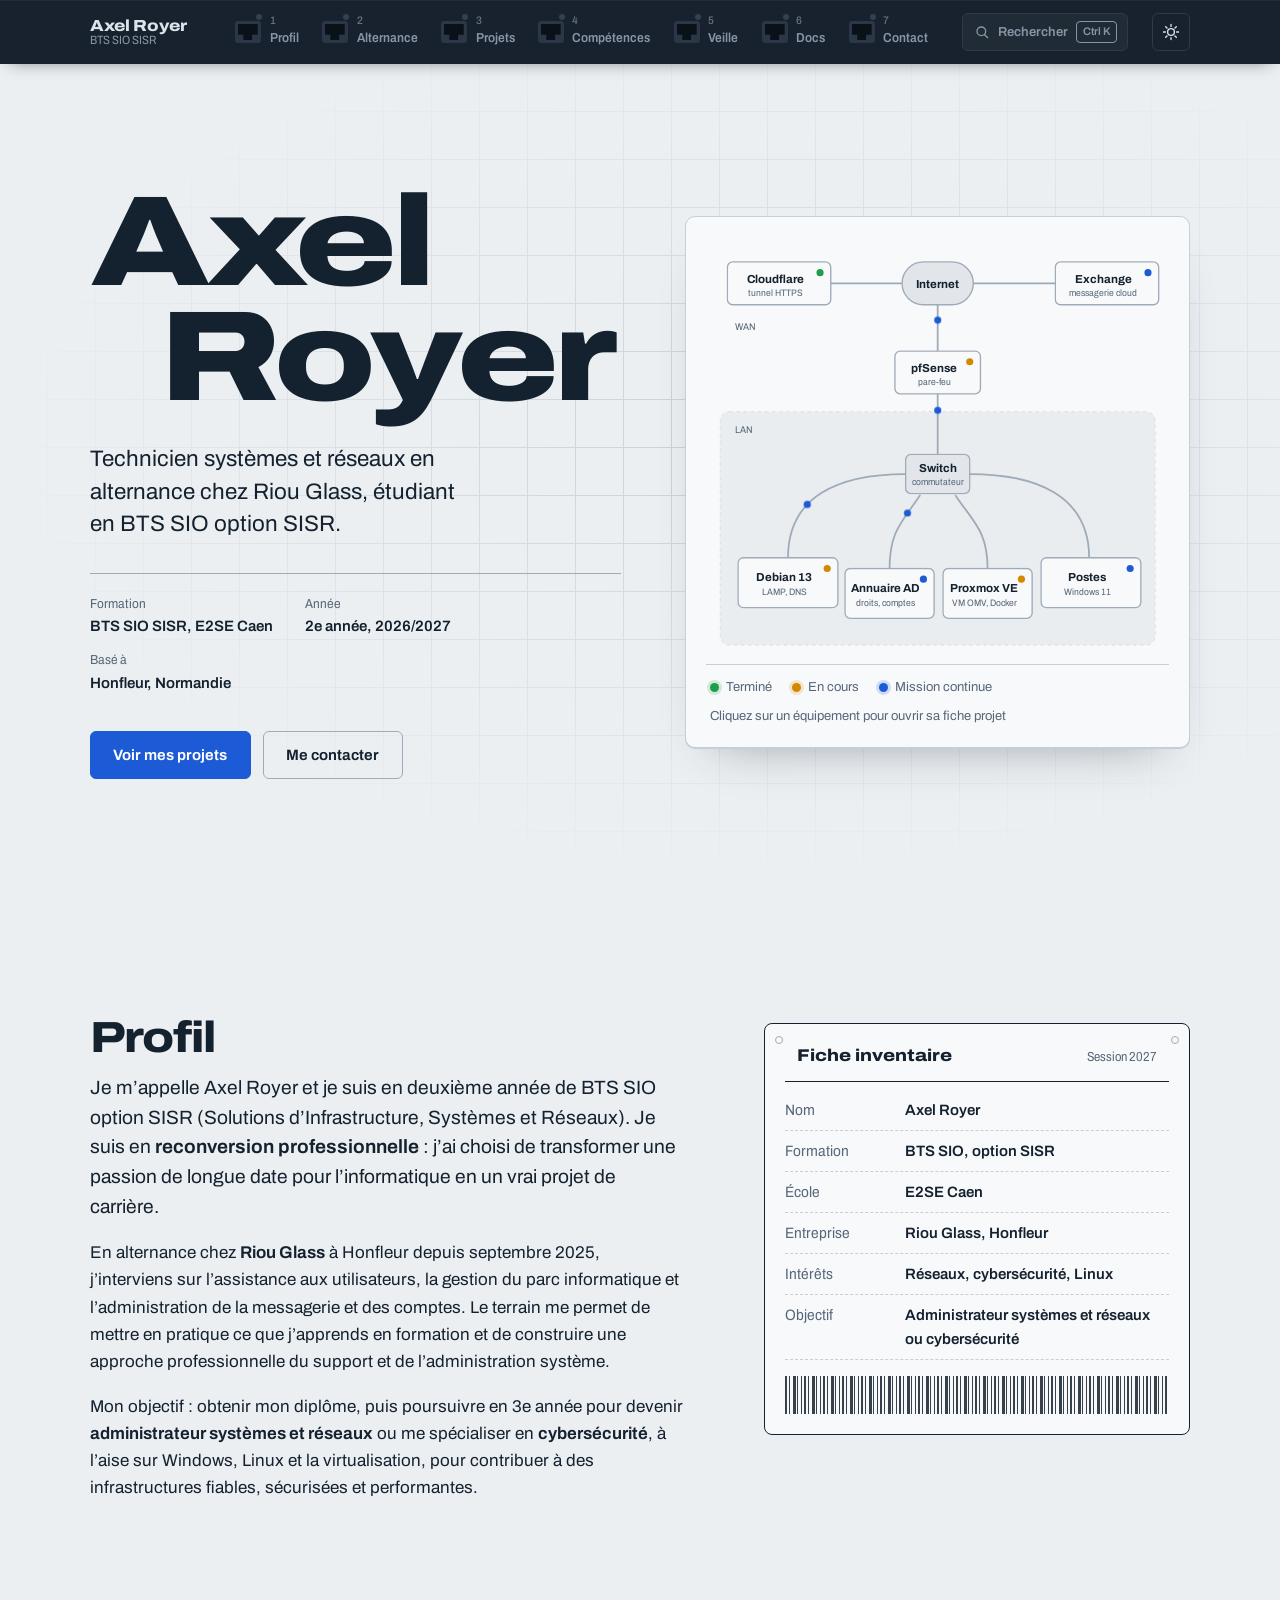
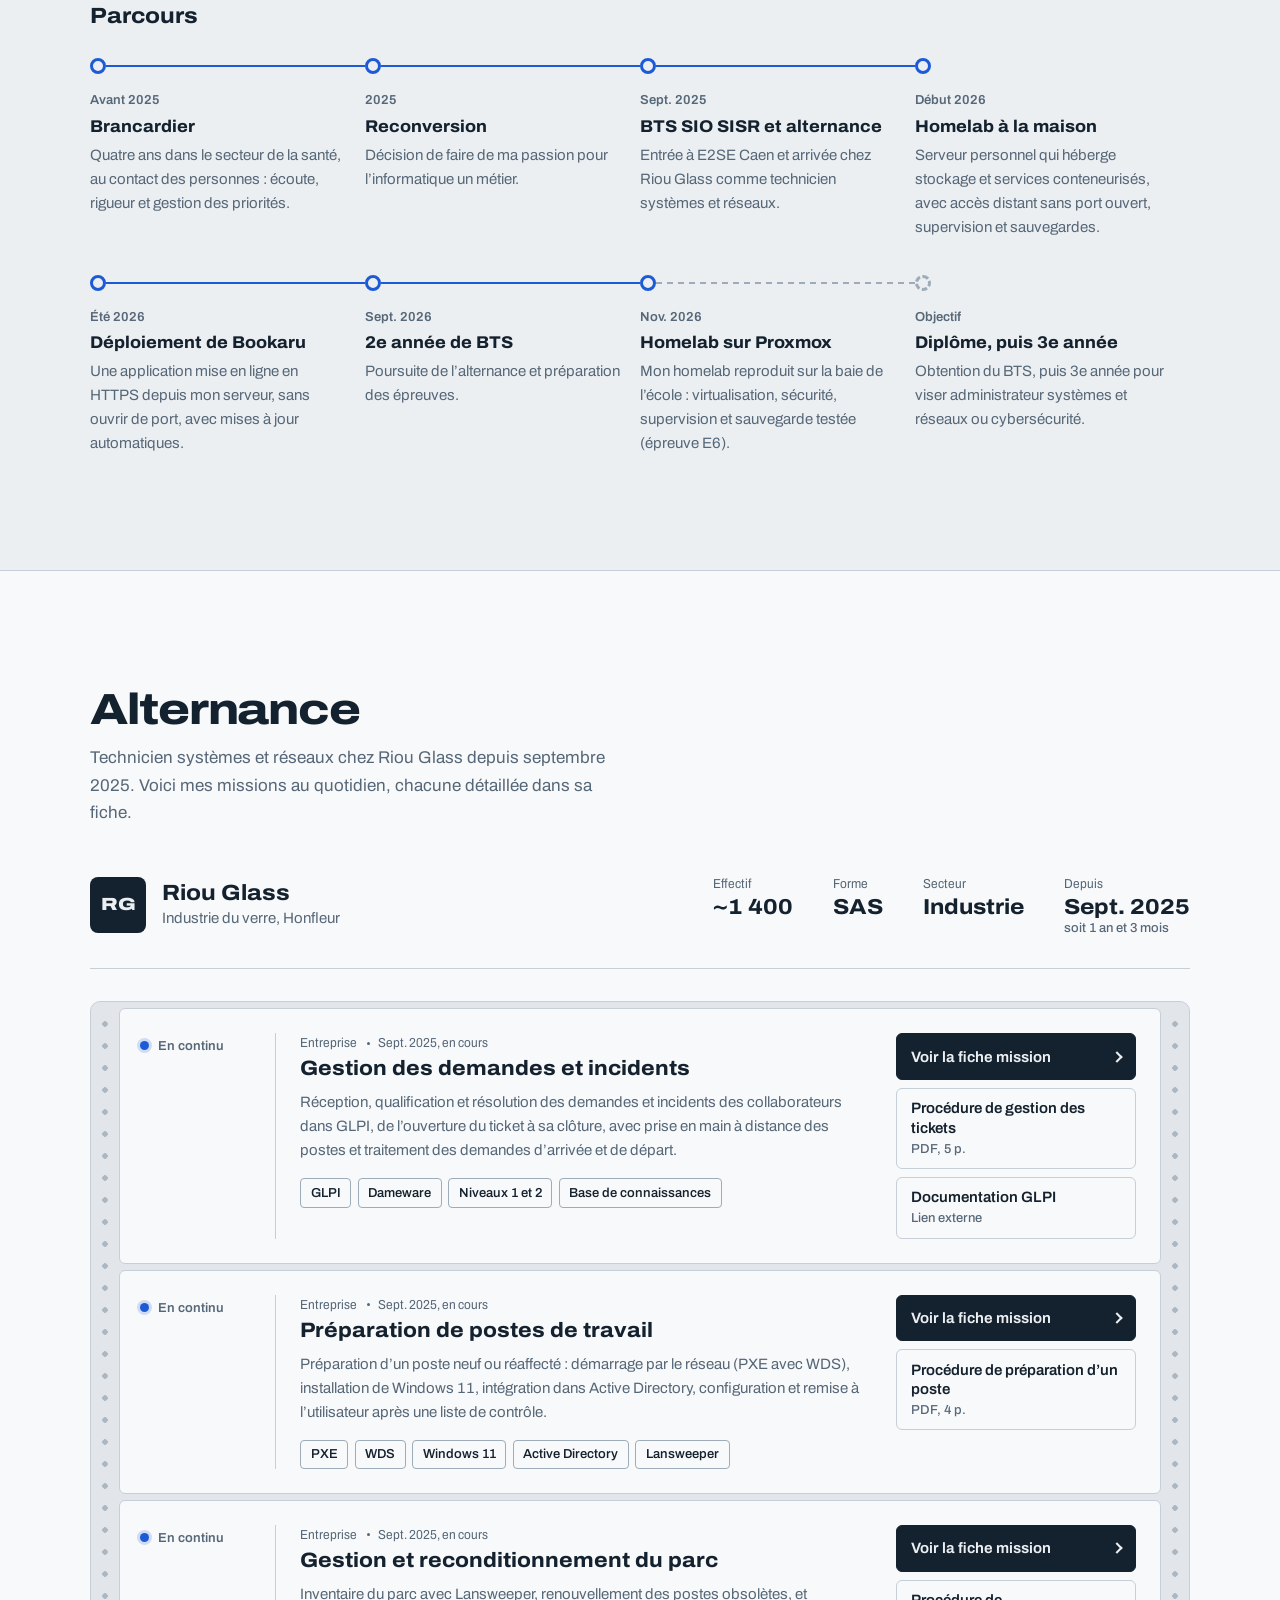
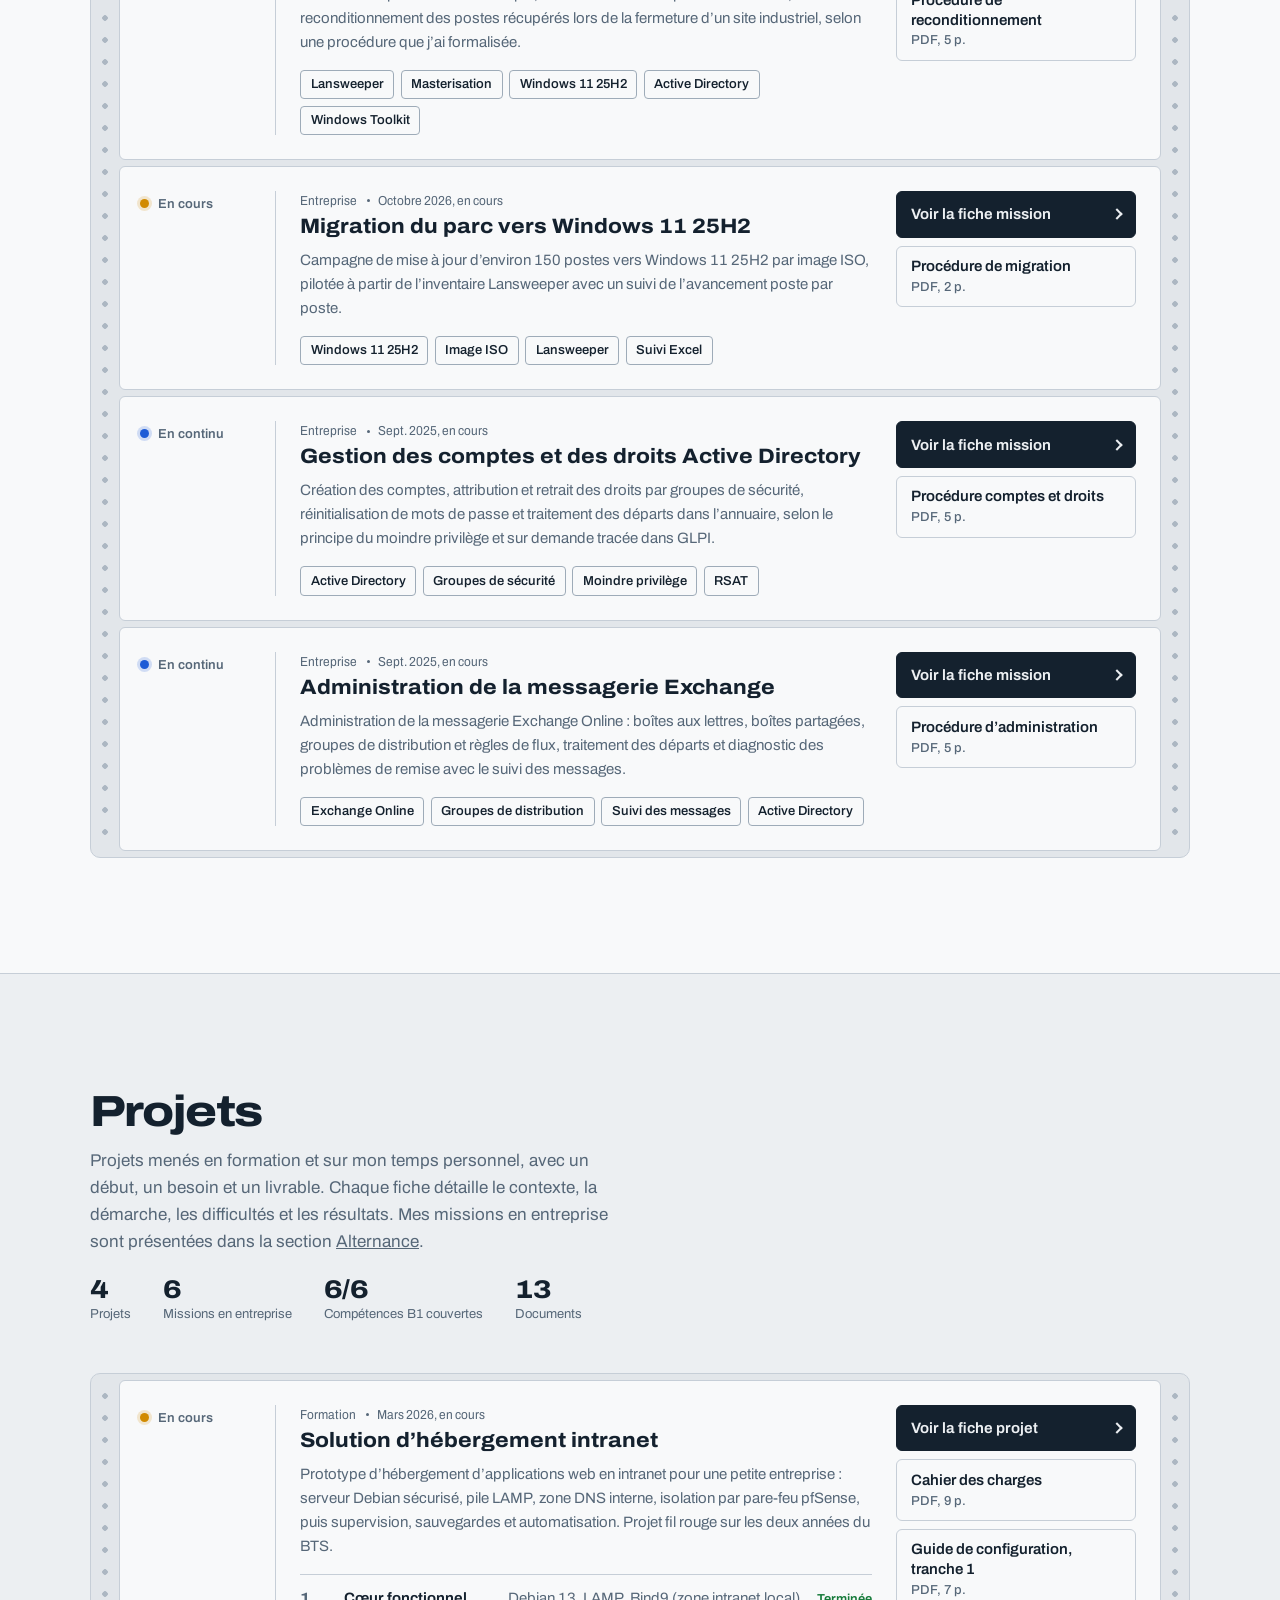
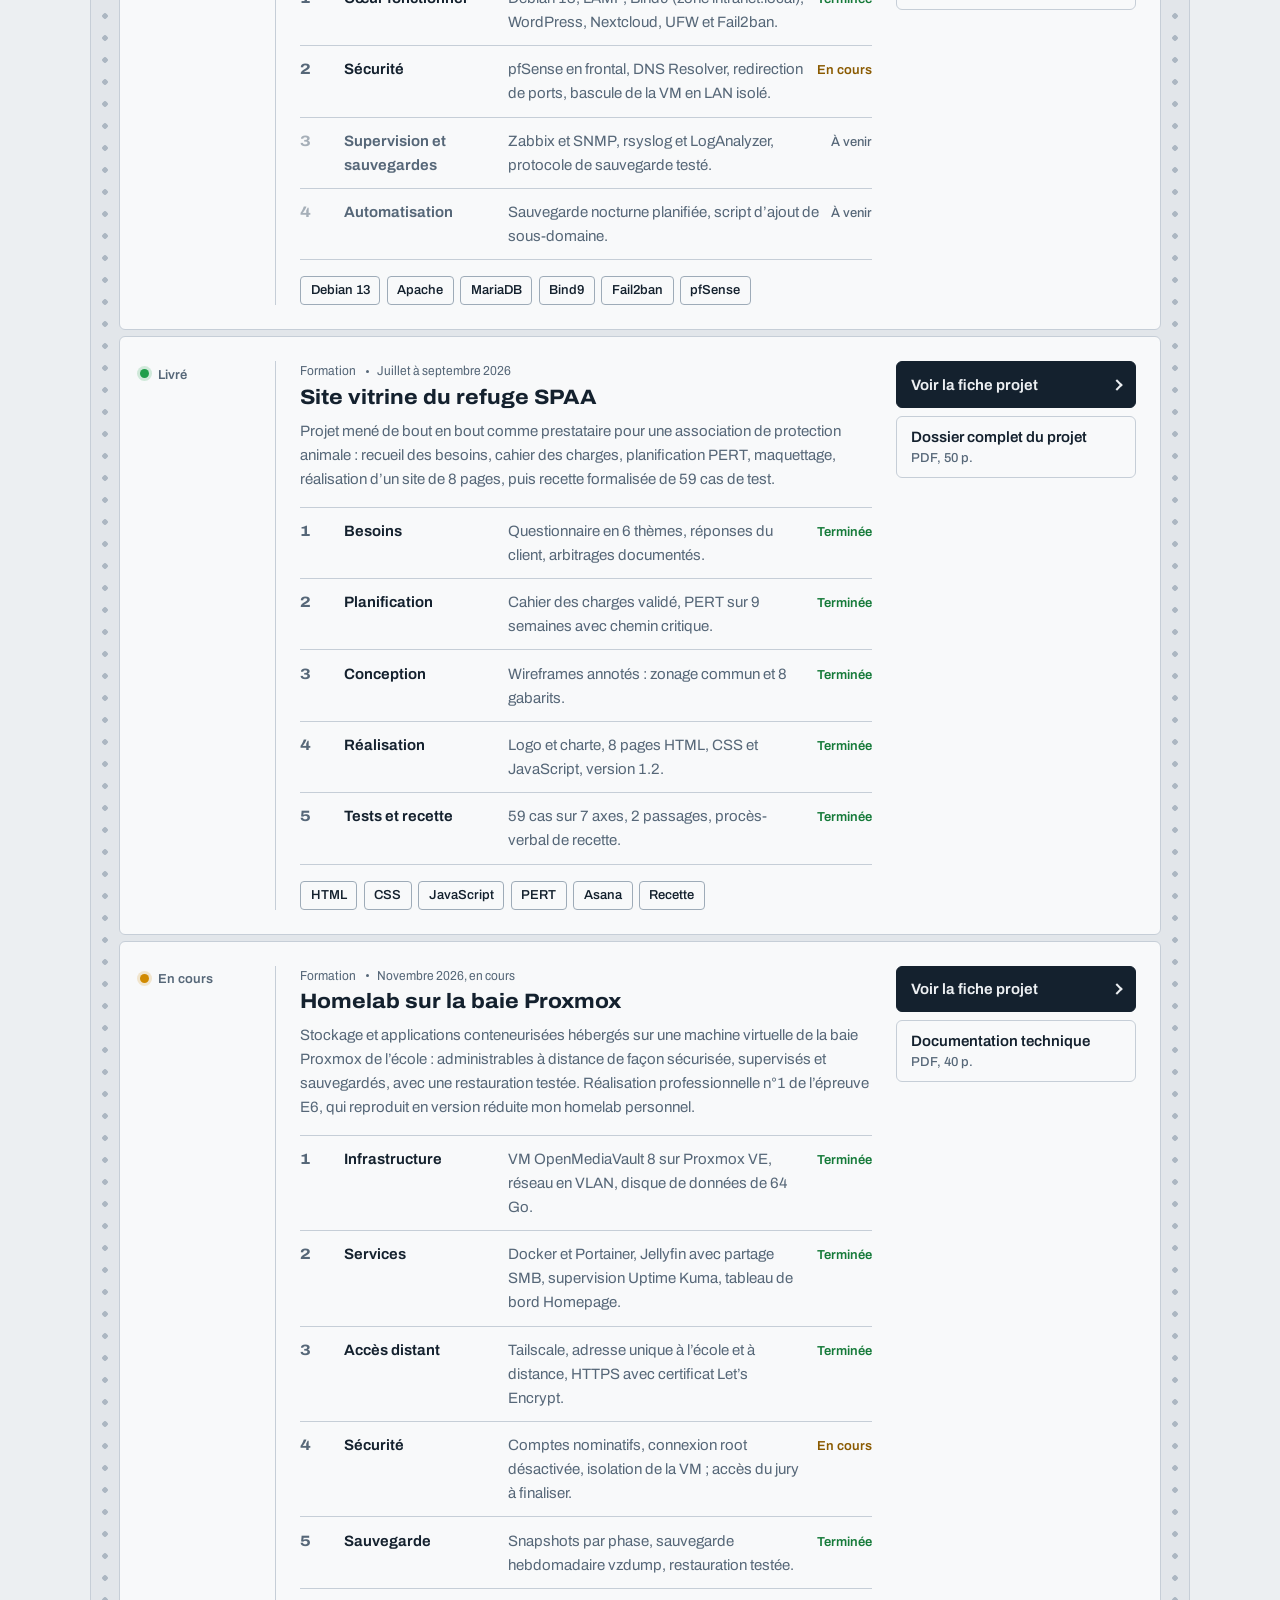
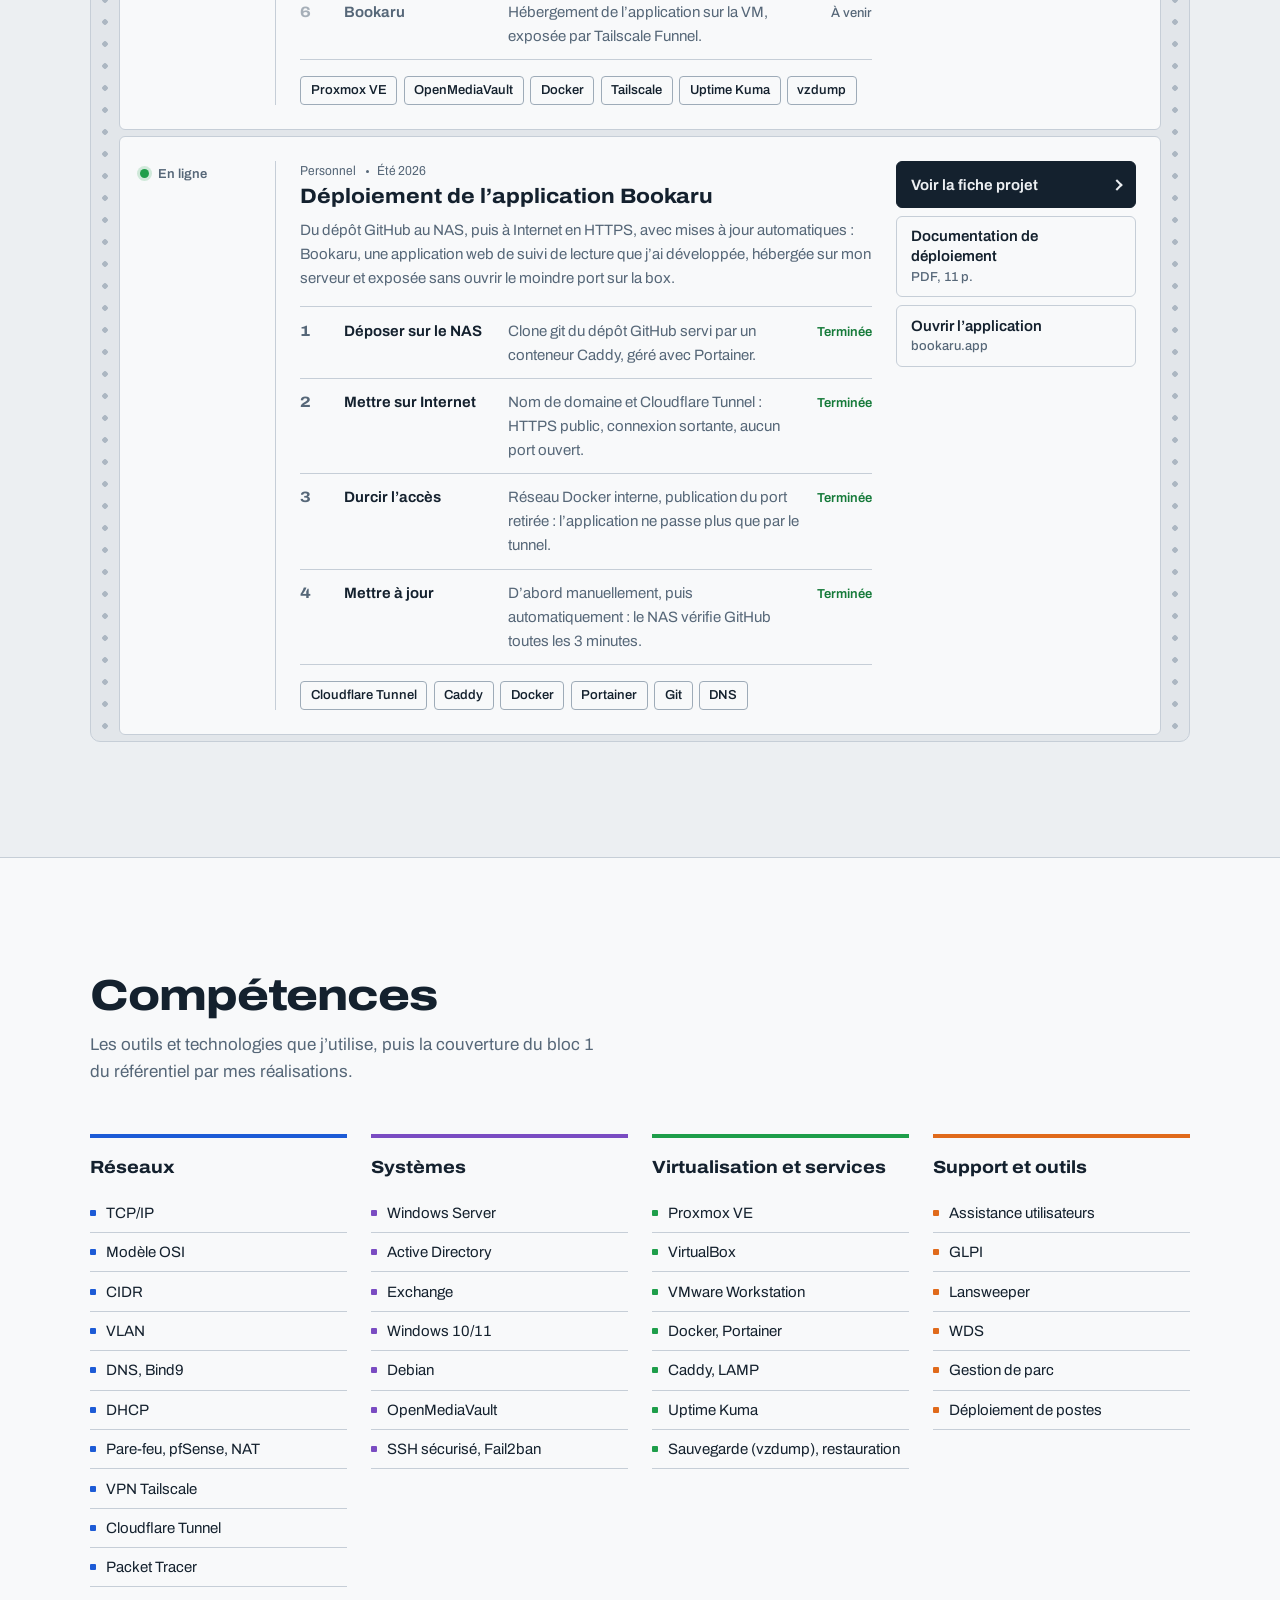
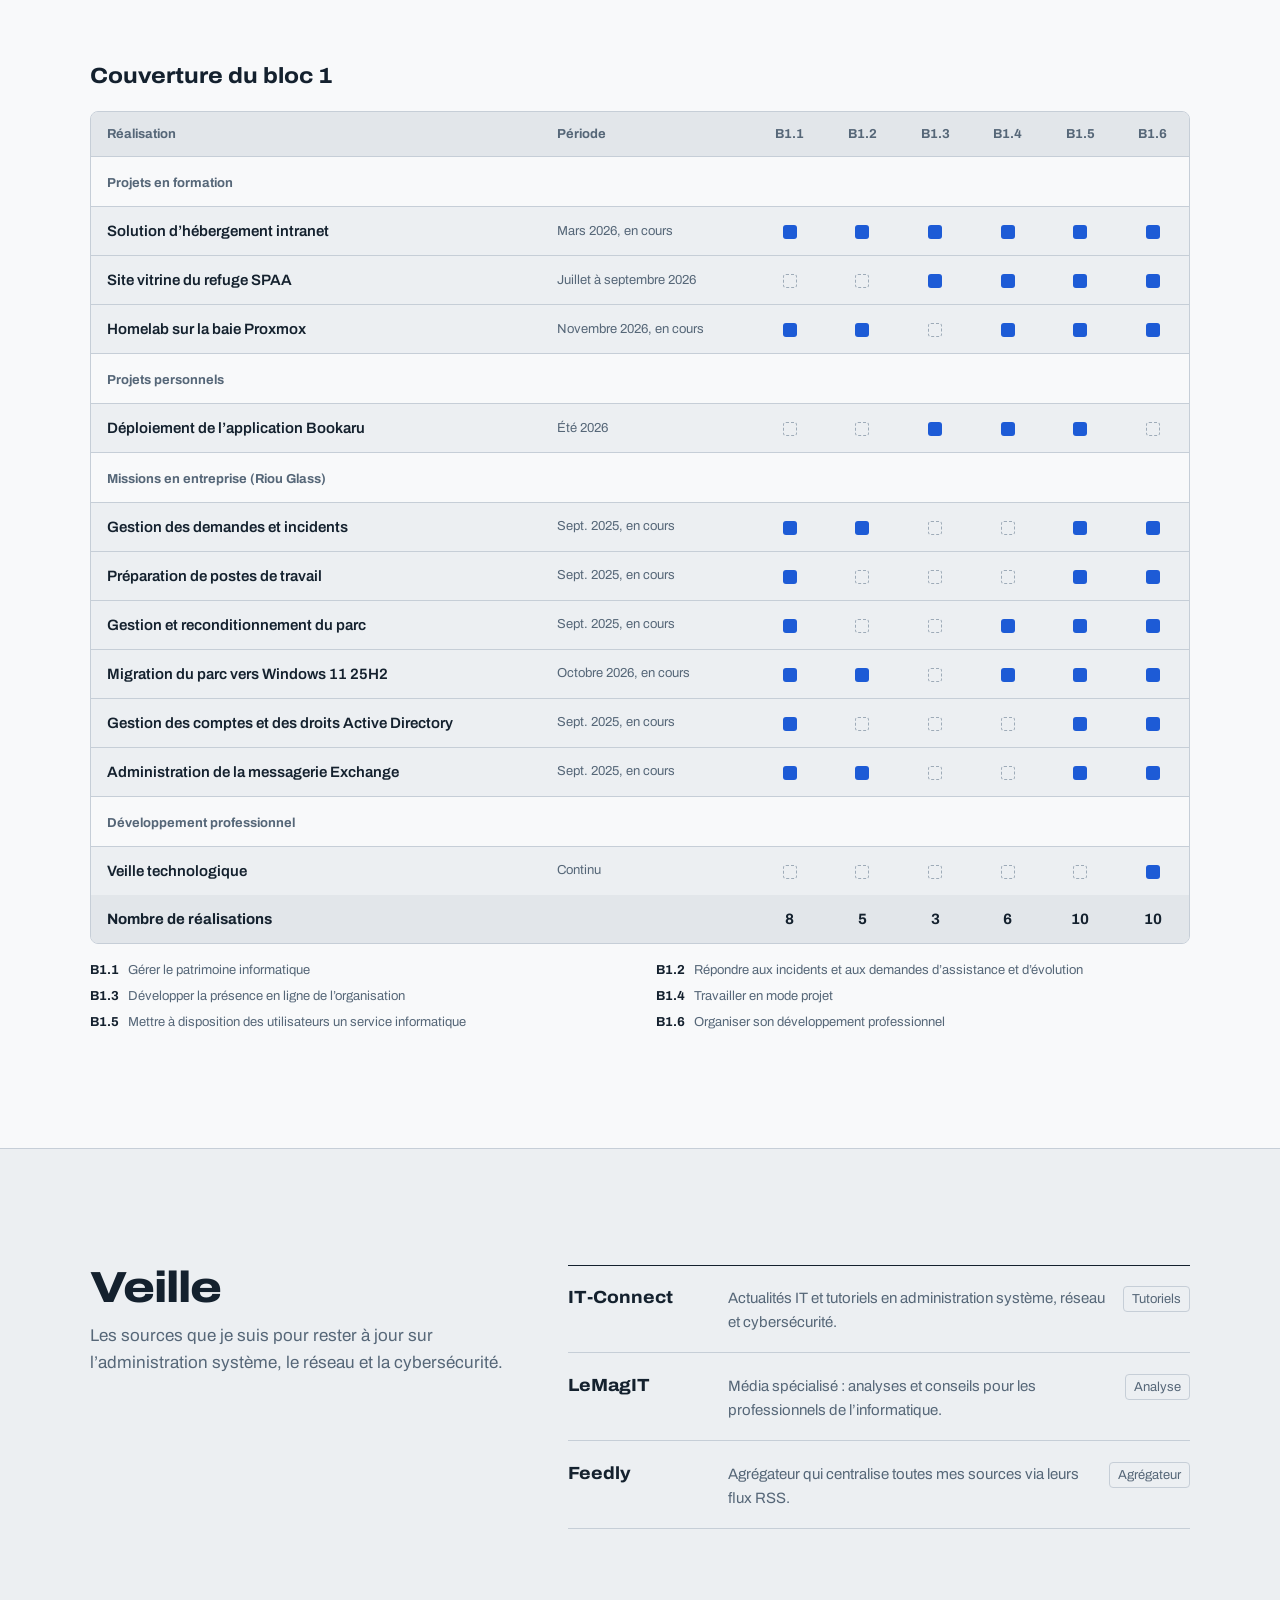
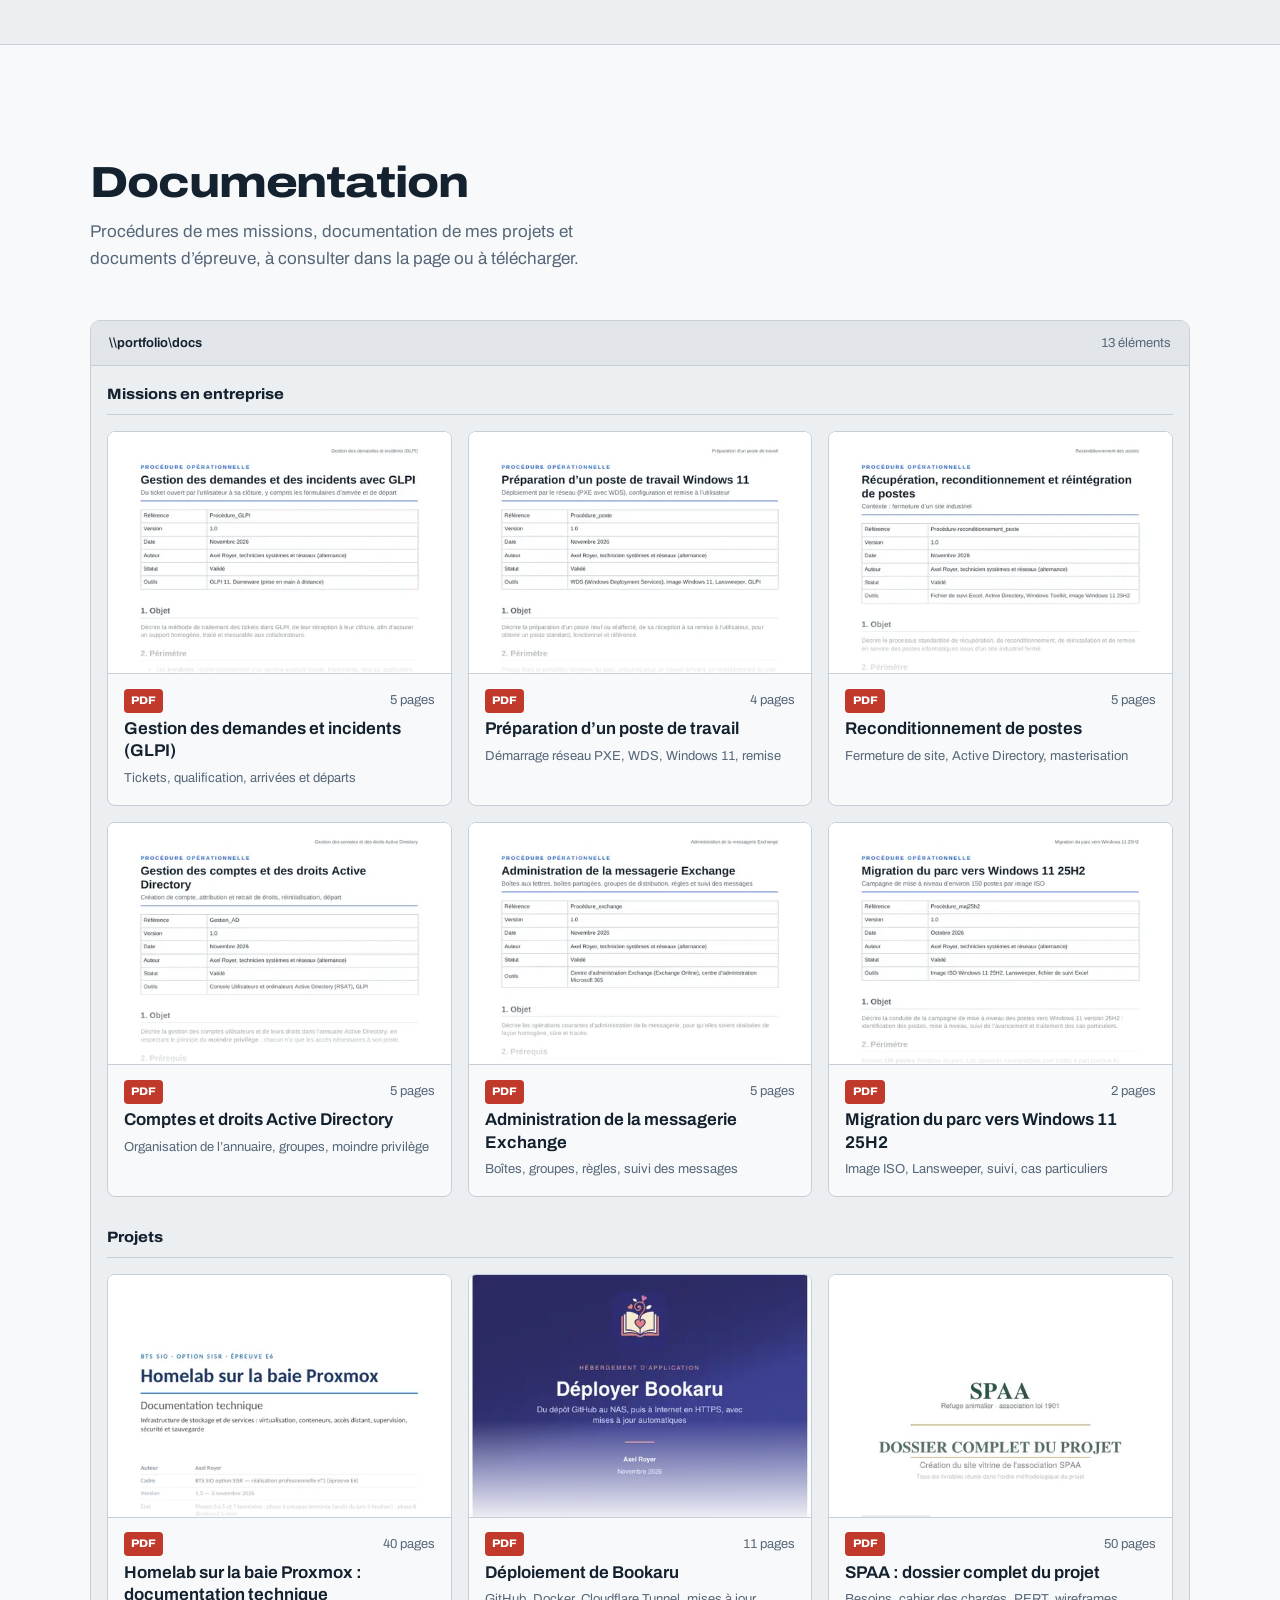
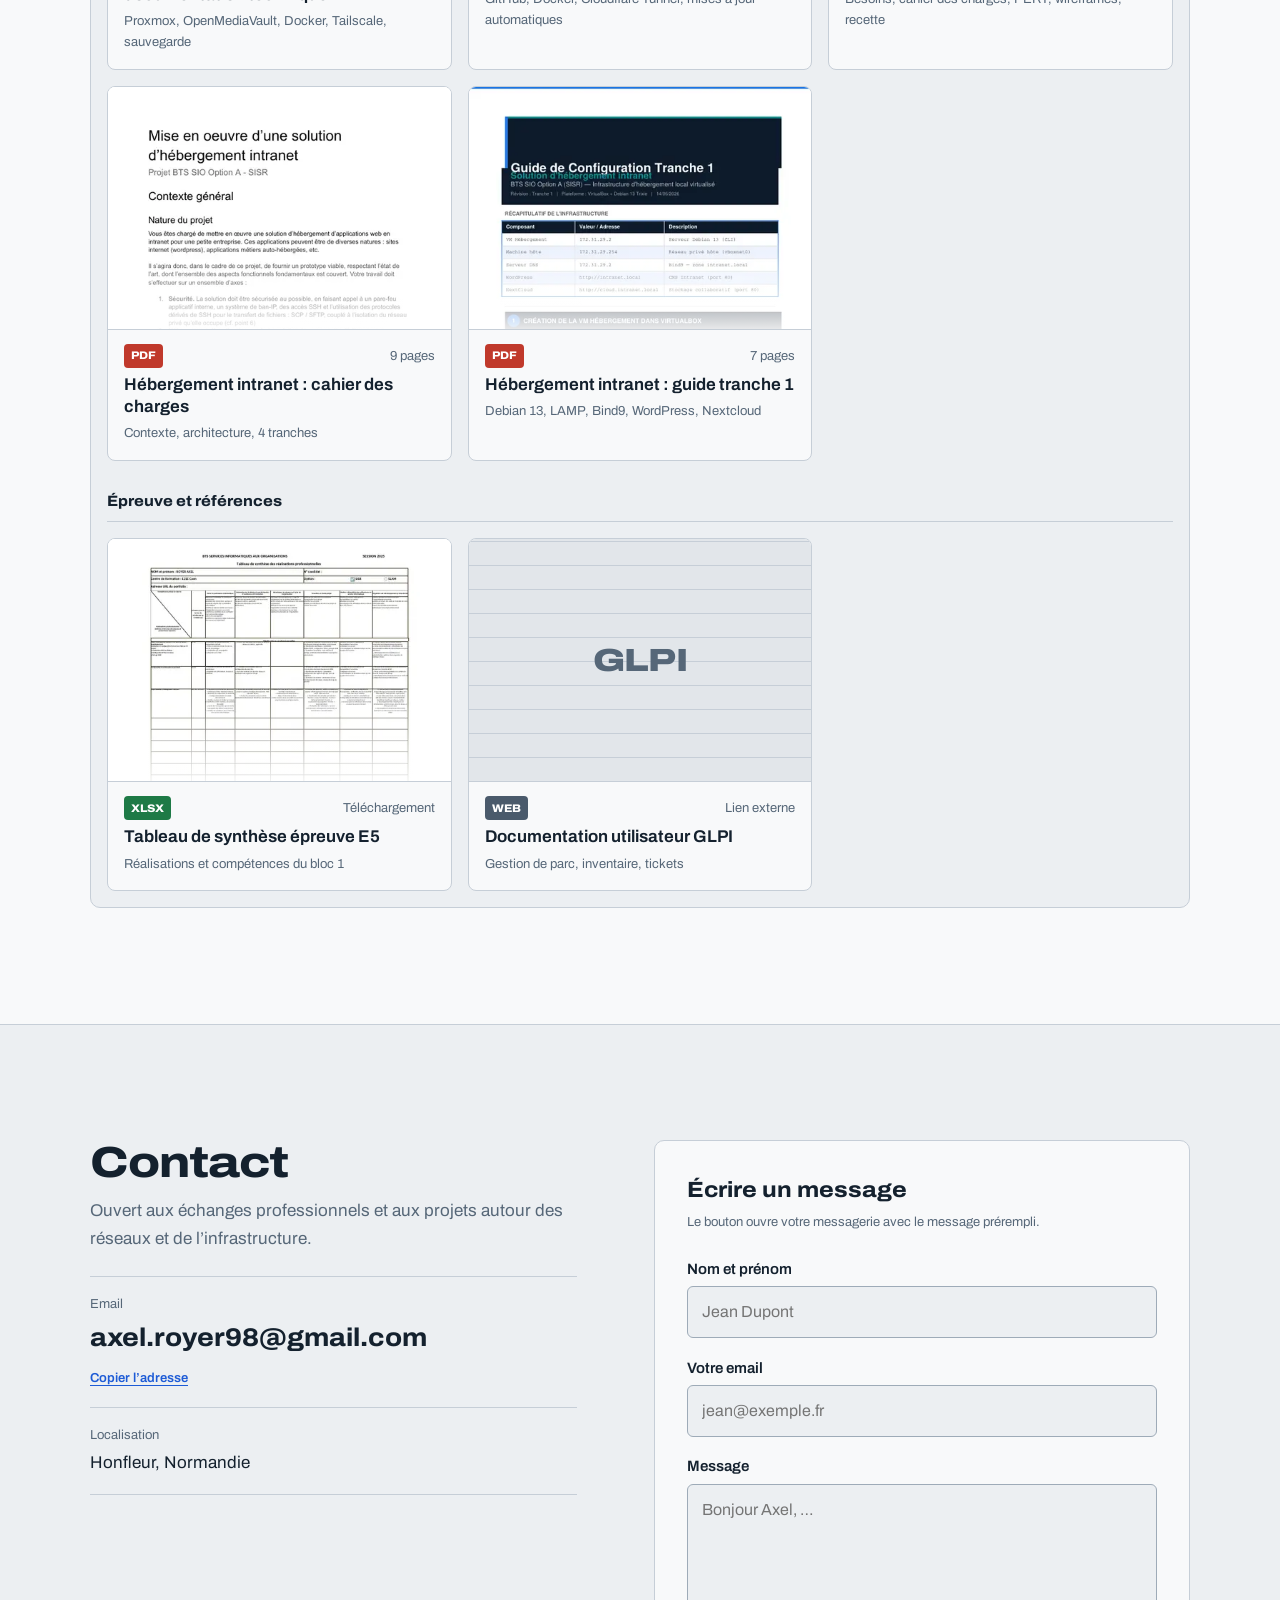
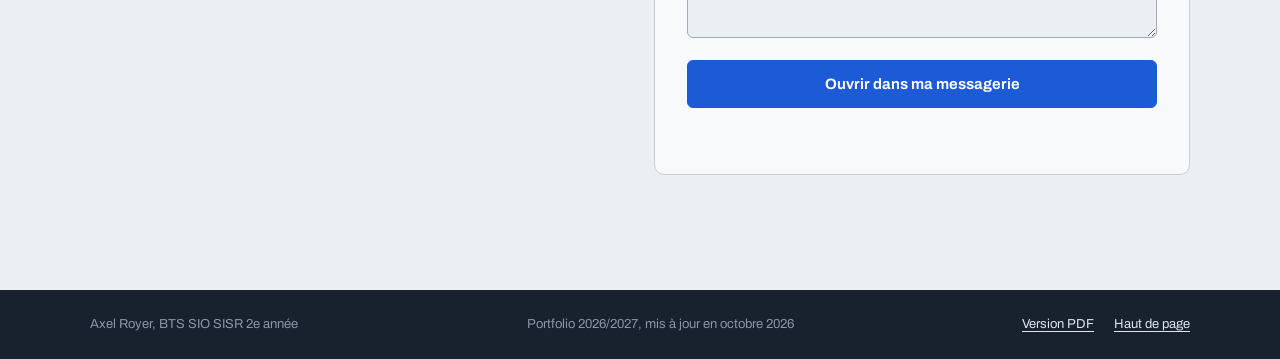
<file: code.html>
<!DOCTYPE html>
<html lang="fr">

<head>
  <meta charset="UTF-8">
  <meta name="viewport" content="width=device-width, initial-scale=1, viewport-fit=cover">
  <title>Axel Royer — Portfolio BTS SIO SISR</title>
  <meta name="description" content="Portfolio d’Axel Royer, étudiant en BTS SIO option SISR, technicien systèmes et réseaux en alternance chez Riou Glass.">
  <meta name="theme-color" content="#18222e">
  <meta property="og:type" content="website">
  <meta property="og:title" content="Axel Royer — Portfolio BTS SIO SISR">
  <meta property="og:description" content="Technicien systèmes et réseaux en alternance chez Riou Glass. Projets, compétences et documentation.">
  <meta property="og:locale" content="fr_FR">
  <!-- Image d’aperçu pour LinkedIn, Discord, Teams… Une fois le site en ligne, remplace
       « og-image.png » par l’adresse complète (ex. https://ton-site.fr/og-image.png) :
       certains réseaux exigent une URL absolue. -->
  <meta property="og:image" content="og-image.png">
  <meta property="og:image:width" content="1200">
  <meta property="og:image:height" content="630">
  <meta property="og:image:alt" content="Axel Royer, technicien systèmes et réseaux en alternance, BTS SIO SISR, avec le schéma réseau de ses projets">
  <meta name="twitter:card" content="summary_large_image">
  <meta name="author" content="Axel Royer">
  <meta name="color-scheme" content="light dark">
  <script type="application/ld+json">
  {
    "@context": "https://schema.org",
    "@type": "Person",
    "name": "Axel Royer",
    "jobTitle": "Technicien systèmes et réseaux (alternance)",
    "worksFor": { "@type": "Organization", "name": "Riou Glass" },
    "alumniOf": { "@type": "EducationalOrganization", "name": "E2SE Caen" },
    "address": { "@type": "PostalAddress", "addressLocality": "Honfleur", "addressRegion": "Normandie", "addressCountry": "FR" },
    "email": "mailto:axel.royer98@gmail.com",
    "knowsAbout": ["Administration systèmes", "Réseaux", "Active Directory", "Linux Debian", "Virtualisation (Proxmox VE)", "Docker", "Cybersécurité"]
  }
  </script>
  <link rel="icon" href="data:image/svg+xml,<svg xmlns='http://www.w3.org/2000/svg' viewBox='0 0 32 32'><rect width='32' height='32' rx='6' fill='%2318222e'/><path d='M8 11h16v8h-4v4h-8v-4H8z' fill='%23eceff2'/><circle cx='25' cy='7' r='3' fill='%233ddc6f'/></svg>">
  <!-- Police Archivo hébergée avec le site (aucune requête vers Google).
       Préchargée seulement quand le site est servi en http(s) : en double-clic (file://),
       le navigateur refuse ce préchargement et afficherait une erreur inutile. -->
  <script>
    if (location.protocol.indexOf('http') === 0) {
      var l = document.createElement('link');
      l.rel = 'preload'; l.as = 'font'; l.type = 'font/woff2'; l.crossOrigin = 'anonymous';
      l.href = 'fonts/archivo-variable.woff2';
      document.head.appendChild(l);
    }
  </script>
  <link rel="stylesheet" href="code.css">
  <!-- Applique le thème avant l'affichage pour éviter le flash -->
  <script>
    (function () {
      document.documentElement.classList.add('js');
      try {
        var t = localStorage.getItem('theme');
        if (t === 'light' || t === 'dark') document.documentElement.setAttribute('data-theme', t);
      } catch (e) {}
    })();
  </script>
</head>

<body>
<!--
  SOMMAIRE DU FICHIER (Ctrl+F sur le nom en majuscules)
    NAVIGATION ........ panneau de brassage (menu)
    HERO .............. nom, présentation, schéma réseau
    PROFIL ............ présentation, fiche inventaire, parcours
    ALTERNANCE ........ Riou Glass et missions
    PROJETS ........... toutes les réalisations (+ MODÈLE pour en ajouter une)
    COMPÉTENCES ....... outils et matrice du bloc 1 (matrice générée automatiquement)
    VEILLE ............ sources
    DOCUMENTATION ..... documents et aperçus (fichiers dans docs/)
    CONTACT ........... coordonnées et formulaire
    FENÊTRES .......... fiche projet, visionneuse, recherche (remplies par code.js)
-->

  <!-- Visible uniquement si code.css n'a pas été trouvé (masqué par code.css) -->
  <p class="css-check" role="alert" style="margin:0;padding:1rem;background:#fff3cd;color:#3d2c00;font:16px/1.5 Arial,sans-serif;border-bottom:2px solid #d18a00">
    La mise en page n’a pas pu être chargée. Extrayez <strong>tout</strong> le contenu du zip
    (clic droit → « Extraire tout ») puis ouvrez <strong>code.html</strong> depuis le dossier extrait :
    code.css, code.js, fonts/ et docs/ doivent se trouver à côté.
  </p>

  <a class="skip-link" href="#main">Aller au contenu</a>

  <!-- =====================================================
       NAVIGATION — façon panneau de brassage
       Chaque port = une section. La LED s'allume sur la section visible.
       ===================================================== -->
  <header class="panel" id="panel">
    <div class="panel-inner">
      <a class="panel-brand" href="#top">
        <span class="panel-brand-name">Axel Royer</span>
        <span class="panel-brand-sub">BTS SIO SISR</span>
      </a>

      <nav class="ports" aria-label="Sections">
        <ol>
          <li><a class="port" href="#profil"><span class="port-jack" aria-hidden="true"></span><span class="port-led" aria-hidden="true"></span><span class="port-label">Profil</span></a></li>
          <li><a class="port" href="#alternance"><span class="port-jack" aria-hidden="true"></span><span class="port-led" aria-hidden="true"></span><span class="port-label">Alternance</span></a></li>
          <li><a class="port" href="#projets"><span class="port-jack" aria-hidden="true"></span><span class="port-led" aria-hidden="true"></span><span class="port-label">Projets</span></a></li>
          <li><a class="port" href="#competences"><span class="port-jack" aria-hidden="true"></span><span class="port-led" aria-hidden="true"></span><span class="port-label">Compétences</span></a></li>
          <li><a class="port" href="#veille"><span class="port-jack" aria-hidden="true"></span><span class="port-led" aria-hidden="true"></span><span class="port-label">Veille</span></a></li>
          <li><a class="port" href="#documentation"><span class="port-jack" aria-hidden="true"></span><span class="port-led" aria-hidden="true"></span><span class="port-label">Docs</span></a></li>
          <li><a class="port" href="#contact"><span class="port-jack" aria-hidden="true"></span><span class="port-led" aria-hidden="true"></span><span class="port-label">Contact</span></a></li>
        </ol>
      </nav>

      <button class="search-btn" id="searchBtn" type="button" aria-keyshortcuts="Control+K">
        <svg viewBox="0 0 24 24" aria-hidden="true"><circle cx="11" cy="11" r="6.5"/><path d="M16 16l4.5 4.5"/></svg>
        <span class="search-btn-label">Rechercher</span>
        <kbd class="search-kbd">Ctrl K</kbd>
      </button>

      <button class="theme-toggle" id="themeToggle" type="button" aria-label="Basculer le thème clair ou sombre">
        <svg class="icon-sun" viewBox="0 0 24 24" aria-hidden="true"><circle cx="12" cy="12" r="4.5"/><path d="M12 2v2.5M12 19.5V22M2 12h2.5M19.5 12H22M4.9 4.9l1.8 1.8M17.3 17.3l1.8 1.8M4.9 19.1l1.8-1.8M17.3 6.7l1.8-1.8"/></svg>
        <svg class="icon-moon" viewBox="0 0 24 24" aria-hidden="true"><path d="M20 14.5A8.5 8.5 0 0 1 9.5 4a8.5 8.5 0 1 0 10.5 10.5z"/></svg>
      </button>
    </div>
  </header>

  <main id="main">

    <!-- =====================================================
         HERO — nom + schéma réseau de ses réalisations
         ===================================================== -->
    <section class="hero" id="top">
      <div class="wrap hero-grid">
        <div class="hero-text">
          <h1 class="hero-name"><span>Axel</span> <span>Royer</span></h1>
          <p class="hero-role">Technicien systèmes et réseaux en alternance chez Riou Glass, étudiant en BTS SIO option SISR.</p>

          <dl class="hero-facts">
            <div><dt>Formation</dt><dd>BTS SIO SISR, E2SE Caen</dd></div>
            <div><dt>Année</dt><dd>2e année, 2026/2027</dd></div>
            <div><dt>Basé à</dt><dd>Honfleur, Normandie</dd></div>
          </dl>

          <div class="hero-actions">
            <a href="#projets" class="btn btn-solid">Voir mes projets</a>
            <a href="#contact" class="btn btn-line">Me contacter</a>
          </div>
        </div>

        <figure class="topology" aria-labelledby="topoCaption">
          <svg id="topoSvg" viewBox="0 0 520 470" role="group" aria-label="Schéma réseau des projets réalisés">
            <!-- Zones -->
            <rect class="zone" aria-hidden="true" x="16" y="196" width="488" height="262" rx="10"/>
            <text class="zone-label" x="32" y="220">LAN</text>
            <text class="zone-label" x="32" y="104">WAN</text>

            <!-- Liens (dessinés au chargement) -->
            <g class="links">
              <path class="link" data-link="internet-exchange" d="M300 52 H392"/>
              <path class="link" data-link="internet-cloudflare" d="M220 52 H140"/>
              <path class="link" data-link="internet-pfsense" d="M260 76 V128"/>
              <path class="link" data-link="pfsense-switch" d="M260 176 V244"/>
              <path class="link" data-link="switch-debian" d="M224 266 C150 266 92 290 92 360"/>
              <path class="link" data-link="switch-ad" d="M240 290 C220 320 206 330 206 372"/>
              <path class="link" data-link="switch-homelab" d="M280 290 C300 320 316 330 316 372"/>
              <path class="link" data-link="switch-postes" d="M296 266 C370 266 430 290 430 360"/>
            </g>

            <!-- Équipements non cliquables -->
            <g class="node node-static" data-node="internet" aria-hidden="true" transform="translate(220 28)">
              <rect width="80" height="48" rx="24"/>
              <text x="40" y="29" class="node-name">Internet</text>
            </g>
            <g class="node node-static" data-node="switch" aria-hidden="true" transform="translate(224 244)">
              <rect width="72" height="44" rx="6"/>
              <text x="36" y="20" class="node-name">Switch</text>
              <text x="36" y="34" class="node-type">commutateur</text>
            </g>

            <!-- Équipements liés à un projet (cliquables) -->
            <a href="#p-exchange" class="node" data-node="exchange" data-status="ongoing" transform="translate(392 28)">
              <rect width="116" height="48" rx="6"/>
              <circle class="node-led" cx="104" cy="12" r="4"/>
              <text x="54" y="24" class="node-name">Exchange</text>
              <text x="54" y="38" class="node-type">messagerie cloud</text>
            </a>
            <a href="#p-bookaru" class="node" data-node="cloudflare" data-status="done" transform="translate(24 28)">
              <rect width="116" height="48" rx="6"/>
              <circle class="node-led" cx="104" cy="12" r="4"/>
              <text x="54" y="24" class="node-name">Cloudflare</text>
              <text x="54" y="38" class="node-type">tunnel HTTPS</text>
            </a>
            <a href="#p-intranet" class="node" data-node="pfsense" data-status="wip" transform="translate(212 128)">
              <rect width="96" height="48" rx="6"/>
              <circle class="node-led" cx="84" cy="12" r="4"/>
              <text x="44" y="24" class="node-name">pfSense</text>
              <text x="44" y="38" class="node-type">pare-feu</text>
            </a>
            <a href="#p-intranet" class="node" data-node="debian" data-status="wip" transform="translate(36 360)">
              <rect width="112" height="56" rx="6"/>
              <circle class="node-led" cx="100" cy="12" r="4"/>
              <text x="52" y="26" class="node-name">Debian 13</text>
              <text x="52" y="42" class="node-type">LAMP, DNS</text>
            </a>
            <a href="#p-ad" class="node" data-node="ad" data-status="ongoing" transform="translate(156 372)">
              <rect width="100" height="56" rx="6"/>
              <circle class="node-led" cx="88" cy="12" r="4"/>
              <text x="46" y="26" class="node-name">Annuaire AD</text>
              <text x="46" y="42" class="node-type">droits, comptes</text>
            </a>
            <a href="#p-homelab" class="node" data-node="homelab" data-status="wip" transform="translate(266 372)">
              <rect width="100" height="56" rx="6"/>
              <circle class="node-led" cx="88" cy="12" r="4"/>
              <text x="46" y="26" class="node-name">Proxmox VE</text>
              <text x="46" y="42" class="node-type">VM OMV, Docker</text>
            </a>
            <a href="#p-postes" class="node" data-node="postes" data-status="ongoing" transform="translate(376 360)">
              <rect width="112" height="56" rx="6"/>
              <circle class="node-led" cx="100" cy="12" r="4"/>
              <text x="52" y="26" class="node-name">Postes</text>
              <text x="52" y="42" class="node-type">Windows 11</text>
            </a>

            <g class="packets" id="packets"></g>
          </svg>
          <figcaption id="topoCaption">
            <span class="legend"><i class="led led-done"></i>Terminé</span>
            <span class="legend"><i class="led led-wip"></i>En cours</span>
            <span class="legend"><i class="led led-ongoing"></i>Mission continue</span>
            <span class="topo-readout" id="topoReadout" aria-live="polite">Cliquez sur un équipement pour ouvrir sa fiche projet</span>
          </figcaption>
        </figure>
      </div>
    </section>

    <!-- =====================================================
         PROFIL
         ===================================================== -->
    <section class="section" id="profil">
      <div class="wrap profile-grid">
        <div class="prose">
          <h2 class="section-title">Profil</h2>
          <p>Je m’appelle Axel Royer et je suis en deuxième année de BTS SIO option SISR (Solutions d’Infrastructure, Systèmes et Réseaux). Je suis en <strong>reconversion professionnelle</strong> : j’ai choisi de transformer une passion de longue date pour l’informatique en un vrai projet de carrière.</p>
          <p>En alternance chez <strong>Riou Glass</strong> à Honfleur depuis septembre 2025, j’interviens sur l’assistance aux utilisateurs, la gestion du parc informatique et l’administration de la messagerie et des comptes. Le terrain me permet de mettre en pratique ce que j’apprends en formation et de construire une approche professionnelle du support et de l’administration système.</p>
          <p>Mon objectif : obtenir mon diplôme, puis poursuivre en 3e année pour devenir <strong>administrateur systèmes et réseaux</strong> ou me spécialiser en <strong>cybersécurité</strong>, à l’aise sur Windows, Linux et la virtualisation, pour contribuer à des infrastructures fiables, sécurisées et performantes.</p>
        </div>

        <!-- Étiquette d'inventaire -->
        <aside class="asset-tag" aria-label="Fiche récapitulative">
          <div class="asset-head">
            <span class="asset-title">Fiche inventaire</span>
            <span class="asset-id">Session 2027</span>
          </div>
          <dl class="asset-fields">
            <div><dt>Nom</dt><dd>Axel Royer</dd></div>
            <div><dt>Formation</dt><dd>BTS SIO, option SISR</dd></div>
            <div><dt>École</dt><dd>E2SE Caen</dd></div>
            <div><dt>Entreprise</dt><dd>Riou Glass, Honfleur</dd></div>
            <div><dt>Intérêts</dt><dd>Réseaux, cybersécurité, Linux</dd></div>
            <div><dt>Objectif</dt><dd>Administrateur systèmes et réseaux ou cybersécurité</dd></div>
          </dl>
          <div class="asset-barcode" aria-hidden="true"></div>
        </aside>
      </div>

      <div class="wrap">
        <h3 class="sub-title">Parcours</h3>
        <ol class="timeline">
          <li class="tl-item">
            <span class="tl-when">Avant 2025</span>
            <span class="tl-what">Brancardier</span>
            <span class="tl-desc">Quatre ans dans le secteur de la santé, au contact des personnes : écoute, rigueur et gestion des priorités.</span>
          </li>
          <li class="tl-item">
            <span class="tl-when">2025</span>
            <span class="tl-what">Reconversion</span>
            <span class="tl-desc">Décision de faire de ma passion pour l’informatique un métier.</span>
          </li>
          <li class="tl-item">
            <span class="tl-when">Sept. 2025</span>
            <span class="tl-what">BTS SIO SISR et alternance</span>
            <span class="tl-desc">Entrée à E2SE Caen et arrivée chez Riou Glass comme technicien systèmes et réseaux.</span>
          </li>
          <li class="tl-item">
            <span class="tl-when">Début 2026</span>
            <span class="tl-what">Homelab à la maison</span>
            <span class="tl-desc">Serveur personnel qui héberge stockage et services conteneurisés, avec accès distant sans port ouvert, supervision et sauvegardes.</span>
          </li>
          <li class="tl-item">
            <span class="tl-when">Été 2026</span>
            <span class="tl-what">Déploiement de Bookaru</span>
            <span class="tl-desc">Une application mise en ligne en HTTPS depuis mon serveur, sans ouvrir de port, avec mises à jour automatiques.</span>
          </li>
          <li class="tl-item">
            <span class="tl-when">Sept. 2026</span>
            <span class="tl-what">2e année de BTS</span>
            <span class="tl-desc">Poursuite de l’alternance et préparation des épreuves.</span>
          </li>
          <li class="tl-item">
            <span class="tl-when">Nov. 2026</span>
            <span class="tl-what">Homelab sur Proxmox</span>
            <span class="tl-desc">Mon homelab reproduit sur la baie de l’école : virtualisation, sécurité, supervision et sauvegarde testée (épreuve E6).</span>
          </li>
          <li class="tl-item tl-next">
            <span class="tl-when">Objectif</span>
            <span class="tl-what">Diplôme, puis 3e année</span>
            <span class="tl-desc">Obtention du BTS, puis 3e année pour viser administrateur systèmes et réseaux ou cybersécurité.</span>
          </li>
        </ol>
      </div>
    </section>

    <!-- =====================================================
         ALTERNANCE
         ===================================================== -->
    <section class="section section-alt" id="alternance">
      <div class="wrap">
        <div class="section-head">
          <h2 class="section-title">Alternance</h2>
          <p class="section-intro">Technicien systèmes et réseaux chez Riou Glass depuis septembre 2025. Voici mes missions au quotidien, chacune détaillée dans sa fiche.</p>
        </div>

        <div class="company">
          <div class="company-id">
            <div class="company-mark" aria-hidden="true">RG</div>
            <div>
              <h3 class="company-name">Riou Glass</h3>
              <p class="company-sub">Industrie du verre, Honfleur</p>
            </div>
          </div>
          <dl class="company-facts">
            <div><dt>Effectif</dt><dd>~1 400</dd></div>
            <div><dt>Forme</dt><dd>SAS</dd></div>
            <div><dt>Secteur</dt><dd>Industrie</dd></div>
            <div><dt>Depuis</dt><dd><span>Sept. 2025</span><small class="since" data-since="2025-09-01"></small></dd></div>
          </dl>
        </div>

        <!-- =========================================================
             MISSIONS EN ENTREPRISE : activités continues chez Riou Glass.
             Même format que les projets (fiche, matrice, recherche),
             avec data-context="entreprise" et data-status="ongoing".
             ========================================================= -->
        <div class="rack" id="missions">

          <article class="unit" id="p-support" data-context="entreprise" data-status="ongoing" data-comp="1,2,5,6" data-period="Sept. 2025, en cours">
            <div class="unit-status"><i class="led led-ongoing"></i><span>En continu</span></div>
            <div class="unit-body">
              <p class="unit-context">Entreprise <span class="unit-period">Sept. 2025, en cours</span></p>
              <h3 class="unit-title">Gestion des demandes et incidents</h3>
              <p class="unit-desc">Réception, qualification et résolution des demandes et incidents des collaborateurs dans GLPI, de l’ouverture du ticket à sa clôture, avec prise en main à distance des postes et traitement des demandes d’arrivée et de départ.</p>
              <ul class="tags"><li>GLPI</li><li>Dameware</li><li>Niveaux 1 et 2</li><li>Base de connaissances</li></ul>
            </div>
            <div class="unit-links">
              <button type="button" class="btn-sheet" data-open="p-support">Voir la fiche mission</button>
              <a href="docs/doc-glpi-demandes-incidents.pdf" data-viewer target="_blank" rel="noopener">Procédure de gestion des tickets <small>PDF, 5 p.</small></a>
              <a href="https://glpi-user-documentation.readthedocs.io/fr/latest/" target="_blank" rel="noopener">Documentation GLPI <small>Lien externe</small></a>
            </div>
            <div class="unit-detail" hidden>
              <section>
                <h4>Contexte</h4>
                <p>Assurer un support homogène, tracé et mesurable aux collaborateurs. Un <strong>incident</strong> est le dysfonctionnement d’un service existant (poste, imprimante, réseau, application, messagerie) ; une <strong>demande</strong> est un besoin nouveau ou une évolution (matériel, accès, logiciel). Chacun donne lieu à un ticket GLPI.</p>
              </section>
              <section>
                <h4>Traitement d’un ticket</h4>
                <ul class="check-list">
                  <li><strong>Prise en charge :</strong> consultation de la file des tickets non attribués, attribution du ticket à moi-même et au groupe de support dans le bloc Acteurs, accusé de réception au demandeur si le délai risque d’être long</li>
                  <li><strong>Qualification :</strong> type (incident ou demande), catégorie, source de la demande et lieu ; urgence et impact, qui calculent la priorité ; lien avec le matériel concerné de l’inventaire</li>
                  <li><strong>Diagnostic :</strong> recherche d’une solution dans la base de connaissances, prise en main à distance avec Dameware après accord de l’utilisateur, chaque action consignée dans une tâche avec sa durée</li>
                  <li><strong>Escalade :</strong> si le problème dépasse le niveau 1, réaffectation au niveau 2 avec un résumé de ce qui a déjà été vérifié</li>
                  <li><strong>Résolution :</strong> vérification avec l’utilisateur, solution rédigée (cause et action corrective), clôture après validation du demandeur ou automatiquement après une semaine</li>
                  <li><strong>Capitalisation :</strong> article de base de connaissances quand l’incident est récurrent ou que la solution n’était pas documentée</li>
                </ul>
              </section>
              <section>
                <h4>Demandes d’arrivée et de départ</h4>
                <p>Le responsable dépose un formulaire GLPI, qui génère un ticket de type Demande ; chaque action est tracée par une tâche.</p>
                <ul class="check-list">
                  <li><strong>Arrivée :</strong> vérification du formulaire, création du compte Active Directory, de la boîte aux lettres et préparation du poste, remise du matériel et mise à jour de l’inventaire</li>
                  <li><strong>Départ :</strong> désactivation du compte à la date de départ, traitement de la boîte aux lettres selon la consigne, récupération du matériel puis reconditionnement du poste pour réaffectation</li>
                </ul>
              </section>
              <section>
                <h4>Contrôles et bonnes pratiques</h4>
                <ul class="check-list">
                  <li>Type, catégorie et priorité renseignés, matériel lié au ticket, temps passé saisi, solution compréhensible par un autre technicien</li>
                  <li>Une demande = un ticket, jamais de mot de passe dans un ticket, prise en main à distance uniquement avec l’accord de l’utilisateur, relance des tickets en attente</li>
                </ul>
              </section>
              <section>
                <h4>Acquis</h4>
                <p>Rédaction de fiches de procédure, constitution d’une base de connaissances, méthode de diagnostic et maîtrise de GLPI.</p>
              </section>
              <!-- À COMPLÉTER (visible dès que tu retires les balises de commentaire) :
              <section>
                <h4>Difficultés et solutions</h4>
                <ul class="issue-list">
                  <li>
                    <span class="issue-pb">Le problème rencontré</span>
                    <span class="issue-fix">Comment tu l’as résolu</span>
                  </li>
                </ul>
              </section>
              -->
            </div>
          </article>

          <article class="unit" id="p-postes" data-context="entreprise" data-status="ongoing" data-comp="1,5,6" data-period="Sept. 2025, en cours">
            <div class="unit-status"><i class="led led-ongoing"></i><span>En continu</span></div>
            <div class="unit-body">
              <p class="unit-context">Entreprise <span class="unit-period">Sept. 2025, en cours</span></p>
              <h3 class="unit-title">Préparation de postes de travail</h3>
              <p class="unit-desc">Préparation d’un poste neuf ou réaffecté : démarrage par le réseau (PXE avec WDS), installation de Windows 11, intégration dans Active Directory, configuration et remise à l’utilisateur après une liste de contrôle.</p>
              <ul class="tags"><li>PXE</li><li>WDS</li><li>Windows 11</li><li>Active Directory</li><li>Lansweeper</li></ul>
            </div>
            <div class="unit-links">
              <button type="button" class="btn-sheet" data-open="p-postes">Voir la fiche mission</button>
              <a href="docs/doc-preparation-poste-travail.pdf" data-viewer target="_blank" rel="noopener">Procédure de préparation d’un poste <small>PDF, 4 p.</small></a>
            </div>
            <div class="unit-detail" hidden>
              <section>
                <h4>Contexte</h4>
                <p>Obtenir un poste standard, fonctionnel et référencé pour un nouvel arrivant, un remplacement ou une réaffectation, à partir d’un ticket GLPI. Les postes récupérés d’un autre utilisateur suivent d’abord la procédure de reconditionnement.</p>
              </section>
              <section>
                <h4>Réalisation</h4>
                <ul class="check-list">
                  <li><strong>Réception :</strong> contrôle de l’état du matériel, relevé du numéro de série et du modèle, nom du poste selon la convention</li>
                  <li><strong>BIOS / UEFI :</strong> démarrage réseau (PXE) activé, TPM 2.0 et Secure Boot vérifiés car exigés par Windows 11</li>
                  <li><strong>Déploiement :</strong> démarrage PXE sur le serveur WDS, choix de l’image Windows 11 standard, installation et redémarrages</li>
                  <li><strong>Annuaire :</strong> jonction au domaine, objet ordinateur arrivé dans l’OU temporaire _Masterisation_, description renseignée au format « Nom du site » - « Utilisateur » - « Ref PC » - « ref LAFI et ticket », puis déplacement vers l’OU du site sous _Ordinateurs_</li>
                  <li><strong>Configuration :</strong> mises à jour Windows, pilotes sans erreur, applications standards, antivirus</li>
                  <li><strong>Session utilisateur :</strong> lecteurs réseau et imprimantes du service, messagerie Outlook testée en envoi et en réception</li>
                </ul>
              </section>
              <section>
                <h4>Liste de contrôle avant remise</h4>
                <ul class="check-list">
                  <li>Nom du poste conforme, poste joint au domaine dans la bonne OU, description de l’objet ordinateur renseignée</li>
                  <li>Windows à jour, aucun pilote en erreur, applications standards et antivirus actifs</li>
                  <li>Lecteurs réseau, imprimantes et messagerie fonctionnels</li>
                  <li>Inventaire (Lansweeper, GLPI) à jour et ticket résolu</li>
                </ul>
              </section>
              <!-- À COMPLÉTER (visible dès que tu retires les balises de commentaire) :
              <section>
                <h4>Difficultés et solutions</h4>
                <ul class="issue-list">
                  <li>
                    <span class="issue-pb">Le problème rencontré</span>
                    <span class="issue-fix">Comment tu l’as résolu</span>
                  </li>
                </ul>
              </section>
              -->
            </div>
          </article>

          <article class="unit" id="p-parc" data-context="entreprise" data-status="ongoing" data-comp="1,4,5,6" data-period="Sept. 2025, en cours">
            <div class="unit-status"><i class="led led-ongoing"></i><span>En continu</span></div>
            <div class="unit-body">
              <p class="unit-context">Entreprise <span class="unit-period">Sept. 2025, en cours</span></p>
              <h3 class="unit-title">Gestion et reconditionnement du parc</h3>
              <p class="unit-desc">Inventaire du parc avec Lansweeper, renouvellement des postes obsolètes, et reconditionnement des postes récupérés lors de la fermeture d’un site industriel, selon une procédure que j’ai formalisée.</p>
              <ul class="tags"><li>Lansweeper</li><li>Masterisation</li><li>Windows 11 25H2</li><li>Active Directory</li><li>Windows Toolkit</li></ul>
            </div>
            <div class="unit-links">
              <button type="button" class="btn-sheet" data-open="p-parc">Voir la fiche mission</button>
              <a href="docs/procedure-reconditionnement-postes.pdf" data-viewer target="_blank" rel="noopener">Procédure de reconditionnement <small>PDF, 5 p.</small></a>
            </div>
            <div class="unit-detail" hidden>
              <section>
                <h4>Contexte</h4>
                <p>Maintenir un parc de postes à jour et homogène : renouveler les postes obsolètes et remettre en service ceux d’un site industriel fermé, avec une traçabilité complète de chaque équipement.</p>
              </section>
              <section>
                <h4>Renouvellement</h4>
                <ul class="check-list">
                  <li>Suivi de l’inventaire dans Lansweeper et repérage des postes obsolètes</li>
                  <li>Devis, validation par les responsables, réception et préparation des nouveaux postes</li>
                </ul>
              </section>
              <section>
                <h4>Reconditionnement après fermeture d’un site industriel</h4>
                <p>Procédure standardisée de récupération, de reconditionnement et de remise en service des postes clients Windows du site fermé : unités centrales, portables et périphériques associés.</p>
                <ol class="phase-list">
                  <li>Récupération des équipements, contrôle visuel et fonctionnel, identification (nom machine, numéro de série, modèle)</li>
                  <li>Référencement dans un fichier de suivi : poste, série et modèle, utilisateur précédent et service, état matériel, date de récupération, statut (à masteriser, en cours, terminé)</li>
                  <li>Décommissionnement : suppression des objets ordinateurs dans Active Directory et vérification</li>
                  <li>Masterisation avec Windows Toolkit : image standard Windows 11 25H2 et contrôles qualité (activation, pilotes, mises à jour, applications)</li>
                  <li>Réintégration : poste arrivé dans l’OU temporaire _Masterisation_, description de l’objet renseignée, déplacement vers l’OU du site sous _Ordinateurs_</li>
                  <li>Étiquette d’inventaire (nom du poste, numéro d’inventaire, année de remise en service) et clôture dans le suivi</li>
                </ol>
              </section>
              <section>
                <h4>Points de vigilance et contrôles</h4>
                <ul class="check-list">
                  <li>La masterisation efface entièrement le disque : vérifier avant qu’aucune donnée de l’ancien utilisateur n’est à conserver</li>
                  <li>Les postes jugés hors service ne sont pas remis en service : ils sont dirigés vers l’OU _Quarantaine_REBUT</li>
                  <li>Conformité à l’image standard, présence dans la bonne OU avec sa description, validation dans le suivi, archivage du suivi sur l’espace IT partagé</li>
                </ul>
              </section>
              <section>
                <h4>Résultat attendu</h4>
                <ul class="check-list">
                  <li>Postes supprimés proprement du domaine initial, réinstallés sous Windows 11 25H2 et réintégrés dans la bonne OU</li>
                  <li>Équipements référencés et étiquetés, prêts pour redistribution ou stockage</li>
                </ul>
              </section>
              <!-- À COMPLÉTER (visible dès que tu retires les balises de commentaire) :
              <section>
                <h4>Difficultés et solutions</h4>
                <ul class="issue-list">
                  <li>
                    <span class="issue-pb">Le problème rencontré</span>
                    <span class="issue-fix">Comment tu l’as résolu</span>
                  </li>
                </ul>
              </section>
              -->
            </div>
          </article>

          <article class="unit" id="p-migration-25h2" data-context="entreprise" data-status="wip" data-comp="1,2,4,5,6" data-period="Octobre 2026, en cours">
            <div class="unit-status"><i class="led led-wip"></i><span>En cours</span></div>
            <div class="unit-body">
              <p class="unit-context">Entreprise <span class="unit-period">Octobre 2026, en cours</span></p>
              <h3 class="unit-title">Migration du parc vers Windows 11 25H2</h3>
              <p class="unit-desc">Campagne de mise à jour d’environ 150 postes vers Windows 11 25H2 par image ISO, pilotée à partir de l’inventaire Lansweeper avec un suivi de l’avancement poste par poste.</p>
              <ul class="tags"><li>Windows 11 25H2</li><li>Image ISO</li><li>Lansweeper</li><li>Suivi Excel</li></ul>
            </div>
            <div class="unit-links">
              <button type="button" class="btn-sheet" data-open="p-migration-25h2">Voir la fiche mission</button>
              <a href="docs/doc-migration-windows11-25h2.pdf" data-viewer target="_blank" rel="noopener">Procédure de migration <small>PDF, 2 p.</small></a>
            </div>
            <div class="unit-detail" hidden>
              <section>
                <h4>Contexte</h4>
                <p>Passer les postes de l’entreprise à la version 25H2 de Windows 11, sur un parc d’environ 150 machines.</p>
              </section>
              <section>
                <h4>Réalisation</h4>
                <ul class="check-list">
                  <li>Extraction de l’inventaire depuis Lansweeper pour identifier les postes à mettre à jour</li>
                  <li>Mise à jour des postes par image ISO, en conservant fichiers et applications, avec une indisponibilité moyenne de 1 h 30 par poste à convenir avec l’utilisateur</li>
                  <li>Fichier Excel de suivi tenu à jour au fil de la campagne (statut, date, incident rencontré) pour suivre l’avancement</li>
                  <li>Procédure rédigée : préparation de la campagne, mise à niveau d’un poste, cas particuliers et contrôles</li>
                </ul>
              </section>
              <section>
                <h4>Difficultés et solutions</h4>
                <ul class="issue-list">
                  <li>
                    <span class="issue-pb">Des mises à jour échouaient : les adresses IP des postes devaient être autorisées</span>
                    <span class="issue-fix">Ajout des adresses des postes concernés en liste blanche dans la console du pare-feu Forti, puis relance de la mise à jour</span>
                  </li>
                  <li>
                    <span class="issue-pb">Les tablettes Surface à processeur Snapdragon ne sont pas compatibles</span>
                    <span class="issue-fix">Remplacement de ces tablettes par des PC fixes</span>
                  </li>
                </ul>
              </section>
              <!-- À COMPLÉTER en fin de campagne :
              <section>
                <h4>Résultats</h4>
                <ul class="check-list">
                  <li>Nombre de postes migrés, durée de la campagne, retours des utilisateurs</li>
                </ul>
              </section>
              -->
            </div>
          </article>

          <article class="unit" id="p-ad" data-context="entreprise" data-status="ongoing" data-comp="1,5,6" data-period="Sept. 2025, en cours">
            <div class="unit-status"><i class="led led-ongoing"></i><span>En continu</span></div>
            <div class="unit-body">
              <p class="unit-context">Entreprise <span class="unit-period">Sept. 2025, en cours</span></p>
              <h3 class="unit-title">Gestion des comptes et des droits Active Directory</h3>
              <p class="unit-desc">Création des comptes, attribution et retrait des droits par groupes de sécurité, réinitialisation de mots de passe et traitement des départs dans l’annuaire, selon le principe du moindre privilège et sur demande tracée dans GLPI.</p>
              <ul class="tags"><li>Active Directory</li><li>Groupes de sécurité</li><li>Moindre privilège</li><li>RSAT</li></ul>
            </div>
            <div class="unit-links">
              <button type="button" class="btn-sheet" data-open="p-ad">Voir la fiche mission</button>
              <a href="docs/doc-droits-active-directory.pdf" data-viewer target="_blank" rel="noopener">Procédure comptes et droits <small>PDF, 5 p.</small></a>
            </div>
            <div class="unit-detail" hidden>
              <section>
                <h4>Contexte</h4>
                <p>Gérer les comptes utilisateurs et leurs droits en respectant le principe du <strong>moindre privilège</strong> : chacun n’a que les accès nécessaires à son poste. Aucun droit n’est accordé sans demande validée par le responsable dans un ticket GLPI.</p>
              </section>
              <section>
                <h4>Organisation de l’annuaire</h4>
                <ul class="check-list">
                  <li>Les OU de l’entreprise se reconnaissent à leur nom encadré de tirets bas : _Utilisateurs_, _Groupes_, _Ordinateurs_ (une OU par site), _Masterisation_ (arrivée des postes en masterisation), _Serveurs_, _COMPTES_SERVICES_, _ADM_ et _Quarantaine_REBUT (poste hors service ou trop ancien)</li>
                  <li>Les droits ne sont jamais donnés à une personne mais à un <strong>groupe de sécurité</strong>, qui a accès à la ressource : un départ ou une mutation se gère en retirant l’utilisateur des groupes</li>
                  <li>Les groupes sont rangés dans _Groupes_, classés par usage dans des sous-dossiers (par exemple Groupes_GLPI et LICENCESOFFICE)</li>
                </ul>
              </section>
              <section>
                <h4>Réalisation</h4>
                <ul class="check-list">
                  <li><strong>Création d’un compte :</strong> dans l’OU _Utilisateurs_ puis le dossier du service, mot de passe initial avec changement obligatoire à la première ouverture de session, description renseignée, ajout aux groupes de son service et de ses outils (onglet Membre de)</li>
                  <li><strong>Attribution ou retrait d’un droit :</strong> ajout ou suppression du groupe concerné, contrôle de son dossier quand plusieurs noms correspondent, nouvelle ouverture de session de l’utilisateur, test d’accès, opération notée dans le ticket ; en cas de mutation, retrait des groupes de l’ancien service avant l’ajout des nouveaux</li>
                  <li><strong>Mot de passe et verrouillage :</strong> vérification de l’identité du demandeur, réinitialisation avec changement obligatoire, déverrouillage si besoin, mot de passe temporaire transmis par un canal sûr et jamais dans le ticket</li>
                  <li><strong>Départ d’un collaborateur :</strong> désactivation du compte à la date de départ (sans le supprimer, pour conserver l’historique), date indiquée dans la description, compte déplacé, messagerie traitée selon sa procédure</li>
                </ul>
              </section>
              <section>
                <h4>Vigilance et contrôles</h4>
                <ul class="check-list">
                  <li>Une recherche sur un nom partiel peut faire remonter des groupes d’administration : contrôler le nom complet et le dossier avant de valider, car un ajout par erreur donnerait des droits très étendus</li>
                  <li>Accès testé par l’utilisateur, aucun droit accordé directement à un utilisateur, opération tracée dans le ticket GLPI</li>
                </ul>
              </section>
              <section>
                <h4>Acquis</h4>
                <p>Administration d’annuaire, gestion des droits et des politiques de sécurité, application des standards d’habilitation.</p>
              </section>
              <!-- À COMPLÉTER (visible dès que tu retires les balises de commentaire) :
              <section>
                <h4>Difficultés et solutions</h4>
                <ul class="issue-list">
                  <li>
                    <span class="issue-pb">Le problème rencontré</span>
                    <span class="issue-fix">Comment tu l’as résolu</span>
                  </li>
                </ul>
              </section>
              -->
            </div>
          </article>

          <article class="unit" id="p-exchange" data-context="entreprise" data-status="ongoing" data-comp="1,2,5,6" data-period="Sept. 2025, en cours">
            <div class="unit-status"><i class="led led-ongoing"></i><span>En continu</span></div>
            <div class="unit-body">
              <p class="unit-context">Entreprise <span class="unit-period">Sept. 2025, en cours</span></p>
              <h3 class="unit-title">Administration de la messagerie Exchange</h3>
              <p class="unit-desc">Administration de la messagerie Exchange Online : boîtes aux lettres, boîtes partagées, groupes de distribution et règles de flux, traitement des départs et diagnostic des problèmes de remise avec le suivi des messages.</p>
              <ul class="tags"><li>Exchange Online</li><li>Groupes de distribution</li><li>Suivi des messages</li><li>Active Directory</li></ul>
            </div>
            <div class="unit-links">
              <button type="button" class="btn-sheet" data-open="p-exchange">Voir la fiche mission</button>
              <a href="docs/doc-messagerie-exchange.pdf" data-viewer target="_blank" rel="noopener">Procédure d’administration <small>PDF, 5 p.</small></a>
            </div>
            <div class="unit-detail" hidden>
              <section>
                <h4>Contexte</h4>
                <p>Réaliser les opérations courantes de messagerie de façon homogène, sûre et tracée, dans le centre d’administration Exchange (Exchange Online). Toute création, délégation ou suppression passe par un ticket GLPI validé par le responsable.</p>
              </section>
              <section>
                <h4>Réalisation</h4>
                <ul class="check-list">
                  <li><strong>Boîte utilisateur :</strong> compte Active Directory existant, licence de messagerie attribuée (la boîte se crée automatiquement), vérification de l’adresse principale et des alias</li>
                  <li><strong>Boîte partagée :</strong> pour une adresse de service, consultée par plusieurs personnes sans licence dédiée ; membres avec leurs autorisations (accès total, envoyer en tant que, envoyer de la part de)</li>
                  <li><strong>Groupe de distribution :</strong> nom, adresse, propriétaires et membres ; expéditeurs extérieurs désactivés par défaut</li>
                  <li><strong>Règle de flux :</strong> condition, action et exceptions, activée d’abord en mode test avant d’être appliquée</li>
                  <li><strong>Départ d’un collaborateur :</strong> boîte convertie en boîte partagée avec accès au remplaçant, ou réponse automatique indiquant le nouveau contact, puis licence retirée</li>
                </ul>
              </section>
              <section>
                <h4>Diagnostic de remise</h4>
                <p>Quand un utilisateur n’a pas reçu un message, ou n’a pas pu en envoyer un, le suivi des messages retrouve son parcours.</p>
                <ul class="check-list">
                  <li>Requêtes prêtes à l’emploi : messages envoyés, reçus, en attente de remise, en quarantaine et en échec</li>
                  <li>Recherche précise par expéditeur, destinataire, période, objet ou état de remise</li>
                  <li>Lecture du résultat : état (par exemple « Remis ») puis détail du message, avec les étapes Reçu, Traité, Remis et les événements de courrier</li>
                  <li>Si le message n’apparaît pas, vérification de la quarantaine et des règles de flux ; les dates sont en heure UTC, soit 1 ou 2 heures de décalage avec Paris</li>
                  <li>Diagnostic et solution consignés dans le ticket GLPI</li>
                </ul>
              </section>
              <section>
                <h4>Vigilance et contrôles</h4>
                <ul class="check-list">
                  <li>Une règle mal ciblée peut bloquer ou détourner des messages pour toute l’entreprise : toujours tester, et ne jamais créer de transfert automatique vers l’extérieur sans validation, au risque d’une fuite de données</li>
                  <li>Test d’envoi et de réception après chaque création, droits vérifiés avec l’utilisateur, opération tracée dans le ticket</li>
                </ul>
              </section>
              <!-- À COMPLÉTER (visible dès que tu retires les balises de commentaire) :
              <section>
                <h4>Difficultés et solutions</h4>
                <ul class="issue-list">
                  <li>
                    <span class="issue-pb">Le problème rencontré</span>
                    <span class="issue-fix">Comment tu l’as résolu</span>
                  </li>
                </ul>
              </section>
              -->
            </div>
          </article>

        </div>
      </div>
    </section>

    <!-- =====================================================
         PROJETS — chaque projet est une unité de baie
         data-context : entreprise | ecole | perso
         data-status  : done | wip
         data-comp    : compétences du bloc 1 couvertes (1 à 6)
         ===================================================== -->
    <section class="section" id="projets">
      <div class="wrap">
        <div class="section-head section-head-row">
          <div>
            <h2 class="section-title">Projets</h2>
            <p class="section-intro">Projets menés en formation et sur mon temps personnel, avec un début, un besoin et un livrable. Chaque fiche détaille le contexte, la démarche, les difficultés et les résultats. Mes missions en entreprise sont présentées dans la section <a href="#alternance">Alternance</a>.</p>
            <dl class="kpis" id="kpis"></dl>
          </div>
        </div>

        <div class="rack" id="rack">

          <!-- =========== FORMATION =========== -->

          <!-- Projet phare : 2U -->
          <article class="unit unit-2u" id="p-intranet" data-context="ecole" data-status="wip" data-comp="1,2,3,4,5,6" data-period="Mars 2026, en cours">
            <div class="unit-status"><i class="led led-wip"></i><span>En cours</span></div>
            <div class="unit-body">
              <p class="unit-context">Formation <span class="unit-period">Mars 2026, en cours</span></p>
              <h3 class="unit-title">Solution d’hébergement intranet</h3>
              <p class="unit-desc">Prototype d’hébergement d’applications web en intranet pour une petite entreprise : serveur Debian sécurisé, pile LAMP, zone DNS interne, isolation par pare-feu pfSense, puis supervision, sauvegardes et automatisation. Projet fil rouge sur les deux années du BTS.</p>
              <ol class="steps">
                <li class="step step-done">
                  <span class="step-name">Cœur fonctionnel</span>
                  <span class="step-text">Debian 13, LAMP, Bind9 (zone intranet.local), WordPress, Nextcloud, UFW et Fail2ban.</span>
                  <span class="step-state">Terminée</span>
                </li>
                <li class="step step-wip">
                  <span class="step-name">Sécurité</span>
                  <span class="step-text">pfSense en frontal, DNS Resolver, redirection de ports, bascule de la VM en LAN isolé.</span>
                  <span class="step-state">En cours</span>
                </li>
                <li class="step step-todo">
                  <span class="step-name">Supervision et sauvegardes</span>
                  <span class="step-text">Zabbix et SNMP, rsyslog et LogAnalyzer, protocole de sauvegarde testé.</span>
                  <span class="step-state">À venir</span>
                </li>
                <li class="step step-todo">
                  <span class="step-name">Automatisation</span>
                  <span class="step-text">Sauvegarde nocturne planifiée, script d’ajout de sous-domaine.</span>
                  <span class="step-state">À venir</span>
                </li>
              </ol>
              <ul class="tags"><li>Debian 13</li><li>Apache</li><li>MariaDB</li><li>Bind9</li><li>Fail2ban</li><li>pfSense</li></ul>
            </div>
            <div class="unit-links">
              <button type="button" class="btn-sheet" data-open="p-intranet">Voir la fiche projet</button>
              <a href="docs/SIO-OptionA-SR-Projet-Solution-Hebergement-Intranet.pdf" data-viewer target="_blank" rel="noopener">Cahier des charges <small>PDF, 9 p.</small></a>
              <a href="docs/guide-virtualbox-tranche1.pdf" data-viewer target="_blank" rel="noopener">Guide de configuration, tranche 1 <small>PDF, 7 p.</small></a>
            </div>
            <div class="unit-detail" hidden>
              <section>
                <h4>Contexte</h4>
                <p>Mettre en œuvre, pour une petite entreprise, une solution d’hébergement d’applications web en intranet : un prototype viable, conforme à l’état de l’art, couvrant la sécurité, l’hébergement PHP/MariaDB dans un domaine interne dédié, la supervision, les sauvegardes et l’automatisation. Présenté dans son état d’avancement au BTS blanc de mai 2026.</p>
              </section>
              <section>
                <h4>Architecture cible</h4>
                <figure class="mini-arch">
                  <svg viewBox="0 0 460 210" role="img" aria-label="Architecture : pfSense relie Internet au LAN 172.31.29.0/24 qui contient la VM d’hébergement en .2 et la VM de supervision en .3">
                    <rect class="ma-box ma-ext" x="10" y="14" width="110" height="40" rx="20"/>
                    <text x="65" y="39" class="ma-t">Internet</text>
                    <path class="ma-l" d="M120 34 H170"/>
                    <rect class="ma-box ma-fw" x="170" y="10" width="120" height="48" rx="6"/>
                    <text x="230" y="31" class="ma-t">VM pfSense</text>
                    <text x="230" y="47" class="ma-s">WAN NAT, LAN .1</text>
                    <path class="ma-l" d="M230 58 V96"/>
                    <path class="ma-bus" d="M40 100 H420"/>
                    <text x="420" y="92" class="ma-s ma-end">LAN 172.31.29.0/24</text>
                    <path class="ma-l" d="M120 100 V136"/>
                    <path class="ma-l ma-dash" d="M340 100 V136"/>
                    <rect class="ma-box" x="50" y="136" width="140" height="54" rx="6"/>
                    <text x="120" y="158" class="ma-t">VM Hébergement</text>
                    <text x="120" y="175" class="ma-s">172.31.29.2, LAMP, DNS</text>
                    <rect class="ma-box ma-dash" x="270" y="136" width="140" height="54" rx="6"/>
                    <text x="340" y="158" class="ma-t">VM Supervision</text>
                    <text x="340" y="175" class="ma-s">172.31.29.3, tranche 3</text>
                  </svg>
                </figure>
              </section>
              <section>
                <h4>Tranche 1 : cœur fonctionnel</h4>
                <ul class="check-list">
                  <li>VM Debian 13 en ligne de commande, deux interfaces (NAT et réseau privé hôte en IP fixe)</li>
                  <li>Pile LAMP : Apache2, MariaDB sécurisée manuellement, PHP et modules</li>
                  <li>Bind9 : zone <code>intranet.local</code> vérifiée avec named-checkzone et nslookup</li>
                  <li>Portail WordPress sur intranet.local et Nextcloud sur cloud.intranet.local, chacun avec son VirtualHost et sa base dédiée</li>
                  <li>Réduction de la surface d’attaque : SSH limité, UFW sur les seuls ports utiles, Fail2ban sur SSH</li>
                </ul>
              </section>
              <section>
                <h4>Tranche 2 : sécurité</h4>
                <ul class="check-list check-list-wip">
                  <li>Installation de pfSense et règles de pare-feu</li>
                  <li>DNS Resolver pour l’accès Internet du LAN et la diffusion de la zone intranet.local</li>
                  <li>Redirection de ports vers l’hébergement (DNS, HTTP, HTTPS, SSH)</li>
                  <li>Bascule de la VM d’hébergement derrière pfSense</li>
                </ul>
              </section>
              <section>
                <h4>Tranches 3 et 4 : à venir</h4>
                <ul class="check-list check-list-todo">
                  <li>Zabbix avec agents sur les deux Debian et sonde SNMP sur pfSense</li>
                  <li>Centralisation des journaux rsyslog, rotation et visualisation LogAnalyzer</li>
                  <li>Protocole de sauvegarde des bases et applications, testé</li>
                  <li>Scripts : sauvegarde automatique chaque nuit, ajout d’un sous-domaine avec déploiement</li>
                </ul>
              </section>
              <section>
                <h4>Difficultés et solutions</h4>
                <ul class="issue-list">
                  <li>
                    <span class="issue-pb"><code>mysql_secure_installation</code> peut ne pas poser ses questions sur Debian 13</span>
                    <span class="issue-fix">Sécurisation de MariaDB faite à la main en SQL : mot de passe root, suppression des comptes anonymes et de la base de test</span>
                  </li>
                  <li>
                    <span class="issue-pb">Le domaine nu <code>intranet.local</code> (sans sous-domaine) ne se résout pas sans enregistrement dédié</span>
                    <span class="issue-fix">Ajout de l’enregistrement <code>@ IN A</code> dans la zone, vérification avec named-checkzone et nslookup</span>
                  </li>
                  <li>
                    <span class="issue-pb">Sur Debian 13, le service DNS ne s’active pas sous le nom <code>bind9</code></span>
                    <span class="issue-fix">Activation par son vrai nom d’unité : <code>systemctl enable named</code></span>
                  </li>
                  <li>
                    <span class="issue-pb">Le résolveur local était perdu à chaque redémarrage (DNS fourni par le DHCP du NAT)</span>
                    <span class="issue-fix">Directive <code>prepend domain-name-servers 127.0.0.1;</code> dans dhclient.conf</span>
                  </li>
                </ul>
              </section>
              <section>
                <h4>Résultats</h4>
                <ul class="check-list">
                  <li>Tranche 1 validée : LAMP, DNS, WordPress et Nextcloud fonctionnent ensemble dans le domaine intranet.local</li>
                  <li>Procédure complète rédigée et reproductible : guide de configuration de 7 pages</li>
                </ul>
              </section>
            </div>
          </article>

          <!-- Compétences B1 : 3 (site = présence en ligne), 4 (recueil des besoins, cahier des charges,
               PERT, suivi Asana), 5 (service livré et recetté), 6 (comme les autres réalisations). -->
          <article class="unit" id="p-spaa" data-context="ecole" data-status="done" data-comp="3,4,5,6" data-period="Juillet à septembre 2026">
            <div class="unit-status"><i class="led led-done"></i><span>Livré</span></div>
            <div class="unit-body">
              <p class="unit-context">Formation <span class="unit-period">Juillet à septembre 2026</span></p>
              <h3 class="unit-title">Site vitrine du refuge SPAA</h3>
              <p class="unit-desc">Projet mené de bout en bout comme prestataire pour une association de protection animale : recueil des besoins, cahier des charges, planification PERT, maquettage, réalisation d’un site de 8 pages, puis recette formalisée de 59 cas de test.</p>
              <ol class="steps">
                <li class="step step-done">
                  <span class="step-name">Besoins</span>
                  <span class="step-text">Questionnaire en 6 thèmes, réponses du client, arbitrages documentés.</span>
                  <span class="step-state">Terminée</span>
                </li>
                <li class="step step-done">
                  <span class="step-name">Planification</span>
                  <span class="step-text">Cahier des charges validé, PERT sur 9 semaines avec chemin critique.</span>
                  <span class="step-state">Terminée</span>
                </li>
                <li class="step step-done">
                  <span class="step-name">Conception</span>
                  <span class="step-text">Wireframes annotés : zonage commun et 8 gabarits.</span>
                  <span class="step-state">Terminée</span>
                </li>
                <li class="step step-done">
                  <span class="step-name">Réalisation</span>
                  <span class="step-text">Logo et charte, 8 pages HTML, CSS et JavaScript, version 1.2.</span>
                  <span class="step-state">Terminée</span>
                </li>
                <li class="step step-done">
                  <span class="step-name">Tests et recette</span>
                  <span class="step-text">59 cas sur 7 axes, 2 passages, procès-verbal de recette.</span>
                  <span class="step-state">Terminée</span>
                </li>
              </ol>
              <ul class="tags"><li>HTML</li><li>CSS</li><li>JavaScript</li><li>PERT</li><li>Asana</li><li>Recette</li></ul>
            </div>
            <div class="unit-links">
              <button type="button" class="btn-sheet" data-open="p-spaa">Voir la fiche projet</button>
              <a href="docs/dossier-complet-spaa.pdf" data-viewer target="_blank" rel="noopener">Dossier complet du projet <small>PDF, 50 p.</small></a>
            </div>
            <div class="unit-detail" hidden>
              <section>
                <h4>Contexte</h4>
                <p>Le refuge SPAA, association loi 1901, n’avait ni site internet, ni logo, ni charte graphique. Le site vitrine devait lui donner de la visibilité, présenter les animaux aux adoptants et diffuser ses actualités et événements. J’ai tenu le rôle de prestataire face au client, représenté par la présidente de l’association.</p>
                <dl class="spec">
                  <div><dt>Durée</dt><dd>9 semaines, du 3 juillet au 4 septembre 2026</dd></div>
                  <div><dt>Budget</dt><dd>0 €, projet associatif reposant sur le bénévolat</dd></div>
                  <div><dt>Technique</dt><dd>Site statique HTML, CSS et JavaScript, sans framework ni base de données</dd></div>
                  <div><dt>Suivi</dt><dd>Projet suivi sur Asana</dd></div>
                </dl>
              </section>
              <section>
                <h4>Démarche en 5 phases</h4>
                <ol class="phase-list">
                  <li>Recueil des besoins : questionnaire envoyé le 3 juillet, réponses de l’association le 10 juillet</li>
                  <li>Planification : cahier des charges validé et signé le 17 juillet, diagramme de PERT (chemin critique de 9 semaines, une semaine de marge sur les contenus)</li>
                  <li>Conception : wireframes annotés, avec un zonage commun et un gabarit par page</li>
                  <li>Réalisation : logo et charte, puis les 8 pages (accueil, association, animaux, actualités, agenda, conseils et FAQ, contact, mentions légales)</li>
                  <li>Tests et recette : plan de tests, cahier de recette en deux passages, procès-verbal</li>
                </ol>
              </section>
              <section>
                <h4>Réalisation technique</h4>
                <ul class="check-list">
                  <li>Filtres JavaScript des animaux par espèce et par statut, avec état <code>aria-pressed</code></li>
                  <li>Menu mobile en CSS pur, utilisable même sans JavaScript</li>
                  <li>FAQ en éléments natifs <code>details</code>, accessibles au clavier</li>
                  <li>Repli automatique des photos vers des illustrations SVG locales</li>
                  <li>Responsive de 375 px au grand écran, accessibilité (focus visible, contrastes, réduction des animations)</li>
                </ul>
              </section>
              <section>
                <h4>Difficultés et solutions</h4>
                <ul class="issue-list">
                  <li>
                    <span class="issue-pb">Le client voulait une interface pour que les bénévoles publient eux-mêmes, impossible avec un site statique</span>
                    <span class="issue-fix">Besoin arbitré avec l’association et reporté en phase 2, par une migration vers WordPress</span>
                  </li>
                  <li>
                    <span class="issue-pb">Un formulaire de contact sans serveur pour traiter l’envoi</span>
                    <span class="issue-fix">Envoi par messagerie (mailto), limite assumée et expliquée aux visiteurs ; envoi serveur sécurisé prévu en évolution</span>
                  </li>
                  <li>
                    <span class="issue-pb">Aucune identité visuelle existante</span>
                    <span class="issue-fix">Création du logo et de la charte ajoutée au planning, sur le chemin critique</span>
                  </li>
                  <li>
                    <span class="issue-pb">Photos hébergées chez un service externe, qui peut être indisponible</span>
                    <span class="issue-fix">Repli automatique vers des illustrations SVG locales, vérifié en recette images bloquées</span>
                  </li>
                  <li>
                    <span class="issue-pb">Anomalie bloquante en recette : mentions légales encore incomplètes</span>
                    <span class="issue-fix">Informations de l’éditeur et de l’hébergeur complétées, cas rejoué avec succès</span>
                  </li>
                </ul>
              </section>
              <section>
                <h4>Résultats</h4>
                <ul class="check-list">
                  <li>Recette : 58 cas sur 59 au premier passage, 59 sur 59 après correction (100 %)</li>
                  <li>Recette prononcée sans réserve au procès-verbal</li>
                  <li>Dossier complet de 50 pages, avec une déclaration d’utilisation de l’IA</li>
                </ul>
              </section>
            </div>
          </article>

          <article class="unit" id="p-homelab" data-context="ecole" data-status="wip" data-comp="1,2,4,5,6" data-period="Novembre 2026, en cours">
            <div class="unit-status"><i class="led led-wip"></i><span>En cours</span></div>
            <div class="unit-body">
              <p class="unit-context">Formation <span class="unit-period">Novembre 2026, en cours</span></p>
              <h3 class="unit-title">Homelab sur la baie Proxmox</h3>
              <p class="unit-desc">Stockage et applications conteneurisées hébergés sur une machine virtuelle de la baie Proxmox de l’école : administrables à distance de façon sécurisée, supervisés et sauvegardés, avec une restauration testée. Réalisation professionnelle n°1 de l’épreuve E6, qui reproduit en version réduite mon homelab personnel.</p>
              <ol class="steps">
                <li class="step step-done">
                  <span class="step-name">Infrastructure</span>
                  <span class="step-text">VM OpenMediaVault 8 sur Proxmox VE, réseau en VLAN, disque de données de 64 Go.</span>
                  <span class="step-state">Terminée</span>
                </li>
                <li class="step step-done">
                  <span class="step-name">Services</span>
                  <span class="step-text">Docker et Portainer, Jellyfin avec partage SMB, supervision Uptime Kuma, tableau de bord Homepage.</span>
                  <span class="step-state">Terminée</span>
                </li>
                <li class="step step-done">
                  <span class="step-name">Accès distant</span>
                  <span class="step-text">Tailscale, adresse unique à l’école et à distance, HTTPS avec certificat Let’s Encrypt.</span>
                  <span class="step-state">Terminée</span>
                </li>
                <li class="step step-wip">
                  <span class="step-name">Sécurité</span>
                  <span class="step-text">Comptes nominatifs, connexion root désactivée, isolation de la VM ; accès du jury à finaliser.</span>
                  <span class="step-state">En cours</span>
                </li>
                <li class="step step-done">
                  <span class="step-name">Sauvegarde</span>
                  <span class="step-text">Snapshots par phase, sauvegarde hebdomadaire vzdump, restauration testée.</span>
                  <span class="step-state">Terminée</span>
                </li>
                <li class="step step-todo">
                  <span class="step-name">Bookaru</span>
                  <span class="step-text">Hébergement de l’application sur la VM, exposée par Tailscale Funnel.</span>
                  <span class="step-state">À venir</span>
                </li>
              </ol>
              <ul class="tags"><li>Proxmox VE</li><li>OpenMediaVault</li><li>Docker</li><li>Tailscale</li><li>Uptime Kuma</li><li>vzdump</li></ul>
            </div>
            <div class="unit-links">
              <button type="button" class="btn-sheet" data-open="p-homelab">Voir la fiche projet</button>
              <a href="docs/documentation-homelab-proxmox.pdf" data-viewer target="_blank" rel="noopener">Documentation technique <small>PDF, 40 p.</small></a>
            </div>
            <div class="unit-detail" hidden>
              <section>
                <h4>Contexte</h4>
                <p>Héberger plusieurs services (médiathèque, administration de conteneurs, supervision, tableau de bord) sur une infrastructure partagée dont je ne maîtrise ni le réseau ni l’hyperviseur : une baie Proxmox utilisée par plusieurs élèves, avec un accès limité à ma propre VM. Chaque phase est validée avant la suivante, un snapshot est pris avant toute manipulation sensible, et chaque incident est consigné avec sa cause et sa correction.</p>
                <dl class="spec">
                  <div><dt>Hyperviseur</dt><dd>Proxmox VE 9.2, cluster de 3 nœuds</dd></div>
                  <div><dt>Machine virtuelle</dt><dd>2 vCPU, 6 Go de RAM, disques de 20 Go (système) et 64 Go (données)</dd></div>
                  <div><dt>Système</dt><dd>Debian 13 et OpenMediaVault 8.3</dd></div>
                  <div><dt>Services</dt><dd>Portainer, Jellyfin, Uptime Kuma, Homepage</dd></div>
                </dl>
              </section>
              <section>
                <h4>Architecture</h4>
                <figure class="mini-arch">
                  <svg viewBox="0 0 460 236" role="img" aria-label="Architecture : le poste d’administration rejoint la VM OpenMediaVault de la baie Proxmox par un tunnel Tailscale ; la VM héberge Portainer, Jellyfin, Uptime Kuma et Homepage, est sauvegardée sur le stockage qnap et envoie ses alertes vers Discord">
                    <rect class="ma-box ma-dash" x="160" y="14" width="290" height="208" rx="8"/>
                    <text x="305" y="34" class="ma-s">Baie Proxmox de l’école, VLAN 11</text>
                    <rect class="ma-box" x="8" y="92" width="100" height="46" rx="6"/>
                    <text x="58" y="112" class="ma-t">Poste admin</text>
                    <text x="58" y="128" class="ma-s">Tailscale</text>
                    <path class="ma-l" d="M108 115 H176"/>
                    <text x="134" y="107" class="ma-s">tunnel</text>
                    <rect class="ma-box ma-fw" x="176" y="46" width="262" height="108" rx="6"/>
                    <text x="307" y="68" class="ma-t">VM OpenMediaVault</text>
                    <text x="307" y="84" class="ma-s">Debian 13, Docker</text>
                    <rect class="ma-box" x="184" y="100" width="58" height="40" rx="5"/>
                    <text x="213" y="124" class="ma-s">Portainer</text>
                    <rect class="ma-box" x="248" y="100" width="58" height="40" rx="5"/>
                    <text x="277" y="124" class="ma-s">Jellyfin</text>
                    <rect class="ma-box" x="312" y="100" width="58" height="40" rx="5"/>
                    <text x="341" y="120" class="ma-s">Uptime</text>
                    <text x="341" y="132" class="ma-s">Kuma</text>
                    <rect class="ma-box" x="376" y="100" width="58" height="40" rx="5"/>
                    <text x="405" y="124" class="ma-s">Homepage</text>
                    <path class="ma-l" d="M307 154 V176"/>
                    <rect class="ma-box" x="236" y="176" width="142" height="38" rx="6"/>
                    <text x="307" y="193" class="ma-t">Stockage qnap</text>
                    <text x="307" y="207" class="ma-s">sauvegarde hebdomadaire</text>
                    <path class="ma-l ma-dash" d="M176 142 H146 V196 H120"/>
                    <rect class="ma-box ma-dash" x="8" y="176" width="112" height="38" rx="6"/>
                    <text x="64" y="193" class="ma-t">Discord</text>
                    <text x="64" y="207" class="ma-s">alertes par service</text>
                  </svg>
                </figure>
              </section>
              <section>
                <h4>Choix techniques</h4>
                <ul class="check-list">
                  <li>OpenMediaVault plutôt que TrueNAS : léger, interface web et plugin Compose, alors que TrueNAS repose sur ZFS, plus gourmand en mémoire</li>
                  <li>Docker Compose avec Portainer plutôt que Kubernetes, disproportionné pour une VM : isolation, reproductibilité et mises à jour simples</li>
                  <li>Tailscale (WireGuard) plutôt qu’un VPN auto-hébergé : aucun port à ouvrir sur le réseau de l’école, règles d’accès et certificats HTTPS inclus</li>
                  <li>Uptime Kuma plutôt que Zabbix : des sondes simples et des alertes en quelques minutes, sans serveur de base de données ni agents</li>
                  <li>Sauvegarde vzdump plutôt que Proxmox Backup Server, qui demande un serveur dédié</li>
                </ul>
              </section>
              <section>
                <h4>Accès distant et HTTPS</h4>
                <ul class="check-list">
                  <li>Tailscale installé directement sur la VM : le VLAN de l’école n’étant pas joignable depuis mon poste, c’est la solution retenue</li>
                  <li>Route réduite à l’adresse de la VM, annoncée dans le tailnet : la même adresse fonctionne à l’école et à distance</li>
                  <li>Interfaces d’OpenMediaVault et de Jellyfin en HTTPS par Tailscale Serve, avec un certificat Let’s Encrypt renouvelé automatiquement</li>
                </ul>
              </section>
              <section>
                <h4>Supervision</h4>
                <ul class="check-list">
                  <li>Uptime Kuma surveille trois services, avec une alerte après trois échecs consécutifs pour éviter les fausses alertes</li>
                  <li>Alertes Discord : un salon et un webhook par service</li>
                  <li>Pannes provoquées pour valider : arrêt de Jellyfin signalé « Down » puis « Up » à 20 secondes d’intervalle</li>
                </ul>
              </section>
              <section>
                <h4>Sécurité</h4>
                <ul class="check-list">
                  <li>Compte nominatif avec sudo, journalisé : on sait qui a lancé quelle commande</li>
                  <li>Connexion SSH en root désactivée, vérifiée par la configuration chargée et par un refus de connexion</li>
                  <li>Isolation de la VM dans le réseau privé par une étiquette Tailscale : la connexion vers mon NAS personnel est ouverte avant, bloquée après</li>
                  <li>Compte de consultation pour le jury, sans sudo ni accès à Docker</li>
                </ul>
              </section>
              <section>
                <h4>Sauvegarde et restauration</h4>
                <ul class="check-list">
                  <li>Un snapshot Proxmox à la fin de chaque phase validée, pour revenir en arrière après une manipulation ratée</li>
                  <li>Sauvegarde vzdump hebdomadaire vers le stockage qnap, séparé de la VM : 7 min 43 s, archive de 4,59 Go</li>
                  <li>Restauration testée vers une VM de test, sans toucher à la VM en service : 7 min 20 s, mêmes disques et même configuration, nouvelle adresse MAC</li>
                  <li>Objectifs de reprise documentés : perte de données jusqu’à 7 jours, restauration mesurée à 7 min 20 s</li>
                </ul>
              </section>
              <section>
                <h4>Difficultés et solutions</h4>
                <ul class="issue-list">
                  <li>
                    <span class="issue-pb">La VM était injoignable depuis mon poste : un partage Tailscale ne donne pas accès aux sous-réseaux</span>
                    <span class="issue-fix">Tailscale installé sur la VM, avec une route réduite à sa seule adresse</span>
                  </li>
                  <li>
                    <span class="issue-pb">Proxmox affichait 91 % de mémoire utilisée alors que 4,7 Go étaient disponibles</span>
                    <span class="issue-fix">Il s’agissait du cache disque, que Linux libère à la demande ; agent QEMU installé pour remonter la mémoire réelle</span>
                  </li>
                  <li>
                    <span class="issue-pb">La VM, appareil personnel du réseau privé, pouvait atteindre mon NAS</span>
                    <span class="issue-fix">Étiquette dédiée, posée après sauvegarde de la politique d’accès, ajout de tests et prévisualisation des changements avant enregistrement</span>
                  </li>
                  <li>
                    <span class="issue-pb">Lecture Jellyfin en erreur</span>
                    <span class="issue-fix">Fichiers de 0 octet, téléchargés alors que curl n’était pas installé : suppression puis nouveau téléchargement avec une option qui échoue sur erreur HTTP</span>
                  </li>
                  <li>
                    <span class="issue-pb">Le formulaire de sauvegarde proposait par défaut le stockage local, ce qui annulait l’intérêt de la copie</span>
                    <span class="issue-fix">Stockage qnap choisi, séparé du disque de la VM</span>
                  </li>
                </ul>
              </section>
              <section>
                <h4>Résultats</h4>
                <ul class="check-list">
                  <li>11 tests de validation réussis sur 12 : redémarrage, pannes provoquées, SSH, certificat, isolation, sauvegarde et restauration</li>
                  <li>Le douzième, le démarrage de la VM restaurée, n’est pas testé volontairement, pour ne pas dupliquer l’adresse et l’identité Tailscale de la VM réelle</li>
                  <li>Scénario de démonstration de 10 minutes préparé pour l’épreuve</li>
                </ul>
              </section>
              <section>
                <h4>Limites assumées</h4>
                <ul class="check-list check-list-wip">
                  <li>Uptime Kuma tourne sur la VM qu’il surveille : si la VM tombe, rien n’est signalé</li>
                  <li>Le stockage de sauvegarde est celui de l’école : la copie n’est pas hors site et ne garde qu’une seule archive</li>
                  <li>La supervision mesure la disponibilité des services, pas l’espace disque ni la mémoire</li>
                </ul>
              </section>
              <section>
                <h4>Suite du projet</h4>
                <ul class="check-list check-list-todo">
                  <li>Finaliser l’accès du jury, qui dépend de la réponse de l’école</li>
                  <li>Héberger Bookaru sur la VM, exposée par Tailscale Funnel</li>
                  <li>Externaliser la supervision et ajouter une copie hors site de la sauvegarde</li>
                </ul>
              </section>
            </div>
          </article>

          <!-- =========== PERSONNEL (hors tableau E5) =========== -->

          <article class="unit" id="p-bookaru" data-context="perso" data-status="done" data-comp="3,4,5" data-period="Été 2026">
            <div class="unit-status"><i class="led led-done"></i><span>En ligne</span></div>
            <div class="unit-body">
              <p class="unit-context">Personnel <span class="unit-period">Été 2026</span></p>
              <h3 class="unit-title">Déploiement de l’application Bookaru</h3>
              <p class="unit-desc">Du dépôt GitHub au NAS, puis à Internet en HTTPS, avec mises à jour automatiques : Bookaru, une application web de suivi de lecture que j’ai développée, hébergée sur mon serveur et exposée sans ouvrir le moindre port sur la box.</p>
              <ol class="steps">
                <li class="step step-done">
                  <span class="step-name">Déposer sur le NAS</span>
                  <span class="step-text">Clone git du dépôt GitHub servi par un conteneur Caddy, géré avec Portainer.</span>
                  <span class="step-state">Terminée</span>
                </li>
                <li class="step step-done">
                  <span class="step-name">Mettre sur Internet</span>
                  <span class="step-text">Nom de domaine et Cloudflare Tunnel : HTTPS public, connexion sortante, aucun port ouvert.</span>
                  <span class="step-state">Terminée</span>
                </li>
                <li class="step step-done">
                  <span class="step-name">Durcir l’accès</span>
                  <span class="step-text">Réseau Docker interne, publication du port retirée : l’application ne passe plus que par le tunnel.</span>
                  <span class="step-state">Terminée</span>
                </li>
                <li class="step step-done">
                  <span class="step-name">Mettre à jour</span>
                  <span class="step-text">D’abord manuellement, puis automatiquement : le NAS vérifie GitHub toutes les 3 minutes.</span>
                  <span class="step-state">Terminée</span>
                </li>
              </ol>
              <ul class="tags"><li>Cloudflare Tunnel</li><li>Caddy</li><li>Docker</li><li>Portainer</li><li>Git</li><li>DNS</li></ul>
            </div>
            <div class="unit-links">
              <button type="button" class="btn-sheet" data-open="p-bookaru">Voir la fiche projet</button>
              <a href="docs/deploiement-bookaru.pdf" data-viewer target="_blank" rel="noopener">Documentation de déploiement <small>PDF, 11 p.</small></a>
              <a href="https://bookaru.app" target="_blank" rel="noopener">Ouvrir l’application <small>bookaru.app</small></a>
            </div>
            <div class="unit-detail" hidden>
              <section>
                <h4>Contexte</h4>
                <p>Bookaru est une application web de suivi de lecture (PWA), développée par mes soins et conservée sur GitHub, qui n’était accessible que par GitHub Pages. L’objectif : la déposer sur mon NAS puis la mettre en ligne, avec trois exigences.</p>
                <ul class="check-list">
                  <li>L’héberger moi-même, en gardant GitHub comme source de vérité du code</li>
                  <li>La rendre accessible publiquement en HTTPS, sans ouvrir aucun port sur la box</li>
                  <li>Mettre en ligne automatiquement toute modification poussée sur GitHub</li>
                </ul>
              </section>
              <section>
                <h4>Architecture</h4>
                <figure class="mini-arch">
                  <svg viewBox="0 0 460 212" role="img" aria-label="Deux chemins : une modification du code va de VS Code à GitHub puis au NAS, qui la récupère toutes les 3 minutes pour que Caddy la serve ; un visiteur passe par Cloudflare puis par le connecteur cloudflared jusqu’à Caddy, sans aucun port ouvert sur la box">
                    <text x="8" y="16" class="ma-s ma-start">Mise à jour du code</text>
                    <rect class="ma-box" x="8" y="24" width="96" height="44" rx="6"/>
                    <text x="56" y="43" class="ma-t">VS Code</text>
                    <text x="56" y="58" class="ma-s">commit, push</text>
                    <path class="ma-l" d="M104 46 H124"/>
                    <rect class="ma-box" x="124" y="24" width="96" height="44" rx="6"/>
                    <text x="172" y="43" class="ma-t">GitHub</text>
                    <text x="172" y="58" class="ma-s">source de vérité</text>
                    <path class="ma-l" d="M220 46 H240"/>
                    <rect class="ma-box" x="240" y="24" width="96" height="44" rx="6"/>
                    <text x="288" y="43" class="ma-t">NAS</text>
                    <text x="288" y="58" class="ma-s">git pull, 3 min</text>
                    <path class="ma-l" d="M336 46 H356"/>
                    <rect class="ma-box ma-fw" x="356" y="24" width="96" height="44" rx="6"/>
                    <text x="404" y="43" class="ma-t">Caddy</text>
                    <text x="404" y="58" class="ma-s">sert le clone</text>
                    <text x="8" y="116" class="ma-s ma-start">Accès public</text>
                    <rect class="ma-box" x="8" y="124" width="96" height="44" rx="6"/>
                    <text x="56" y="143" class="ma-t">Visiteur</text>
                    <text x="56" y="158" class="ma-s">https</text>
                    <path class="ma-l" d="M104 146 H124"/>
                    <rect class="ma-box" x="124" y="124" width="96" height="44" rx="6"/>
                    <text x="172" y="143" class="ma-t">Cloudflare</text>
                    <text x="172" y="158" class="ma-s">HTTPS, certificat</text>
                    <path class="ma-l" d="M220 146 H240"/>
                    <rect class="ma-box" x="240" y="124" width="96" height="44" rx="6"/>
                    <text x="288" y="143" class="ma-t">cloudflared</text>
                    <text x="288" y="158" class="ma-s">tunnel sortant</text>
                    <path class="ma-l ma-dash" d="M336 146 H404 V68"/>
                    <text x="230" y="198" class="ma-s">Aucun port ouvert sur la box : le tunnel est une connexion sortante</text>
                  </svg>
                </figure>
              </section>
              <section>
                <h4>Réalisation</h4>
                <ul class="check-list">
                  <li>Clone git du dépôt sur le NAS, servi par un conteneur Caddy : je ne copie jamais de fichiers à la main sur le serveur</li>
                  <li>Configuration de Caddy : compression, accès au dossier de l’historique git bloqué, renvoi vers la page d’accueil pour le bon fonctionnement de la PWA</li>
                  <li>Conteneurs gérés par des stacks Portainer, volumes montés en lecture seule</li>
                  <li>Nom de domaine enregistré chez Cloudflare, publié par un Cloudflare Tunnel : connexion sortante, HTTPS géré par Cloudflare</li>
                  <li>Jeton du tunnel fourni par une variable d’environnement, jamais écrit dans un fichier</li>
                  <li>Durcissement : réseau Docker interne entre le tunnel et Caddy, port de l’hôte retiré</li>
                  <li>Mise à jour automatique par une tâche planifiée toutes les 3 minutes, avec notification Discord uniquement en cas de mise à jour ou d’échec</li>
                  <li>Numéro de version du service worker incrémenté à chaque modification visible, pour forcer la mise à jour des appareils</li>
                </ul>
              </section>
              <section>
                <h4>Sécurité du déploiement</h4>
                <ul class="check-list">
                  <li>Aucun port ouvert sur la box : l’adresse IP du domicile reste invisible</li>
                  <li>Rien d’autre que Bookaru n’est exposé : les autres services du NAS ne passent pas par le tunnel</li>
                  <li>Après durcissement, plus aucun accès en HTTP clair sur le réseau local</li>
                  <li>Historique du code non exposé (réponse 404) et conteneur sans droit d’écriture</li>
                  <li>Choix d’une tâche planifiée plutôt que d’un webhook GitHub, qui aurait exigé un point d’entrée public supplémentaire à sécuriser</li>
                </ul>
              </section>
              <section>
                <h4>Difficultés et solutions</h4>
                <ul class="issue-list">
                  <li>
                    <span class="issue-pb">Un appareil continuait d’afficher l’ancienne version de l’application</span>
                    <span class="issue-fix">Le service worker garde l’application en cache : version incrémentée à chaque modification visible, jamais réutilisée</span>
                  </li>
                  <li>
                    <span class="issue-pb">PWA non installable et pas de mode hors ligne en HTTP</span>
                    <span class="issue-fix">Le service worker exige un contexte sécurisé : HTTPS public via le tunnel</span>
                  </li>
                  <li>
                    <span class="issue-pb">Erreur « Invalid service URL format » à la création de la route</span>
                    <span class="issue-fix">Protocole absent ou HTTPS saisi, alors que Caddy sert en HTTP à l’intérieur du NAS : utiliser HTTP pour ce tronçon interne</span>
                  </li>
                  <li>
                    <span class="issue-pb">Jeton du tunnel affiché en clair lors d’un échange</span>
                    <span class="issue-fix">Jeton considéré comme exposé et régénéré, ce qui invalide l’ancien</span>
                  </li>
                  <li>
                    <span class="issue-pb">Commande de mise à jour qui échoue avec « not a git repository »</span>
                    <span class="issue-fix">La commande doit être lancée depuis le dossier du dépôt</span>
                  </li>
                </ul>
              </section>
              <section>
                <h4>Résultats</h4>
                <ul class="check-list">
                  <li>Application accessible en HTTPS depuis n’importe où, y compris en 4G, et installable comme application web</li>
                  <li>Test contrasté réussi : le domaine public répond, l’ancienne adresse du NAS sur le réseau local est injoignable</li>
                  <li>Chaque modification poussée sur GitHub est en ligne en moins de 3 minutes, sans intervention</li>
                </ul>
              </section>
              <section>
                <h4>Suite du projet</h4>
                <ul class="check-list check-list-todo">
                  <li>Synchronisation multi-appareils : comptes utilisateurs et serveur à développer, un chantier à part entière</li>
                  <li>Aide à l’installation sur iPhone, où Safari ne propose pas l’invite automatique</li>
                  <li>Webhook GitHub pour un déploiement instantané, au prix d’un point d’entrée à sécuriser</li>
                </ul>
              </section>
            </div>
          </article>

          <!-- ================= MODÈLE : copier ce bloc pour ajouter un projet =================
               id           : unique, commence par « p- » (sert au lien direct #fiche-p-…)
               data-context : ecole | perso   (groupe de la matrice)
               data-status  : done (LED verte) | wip (LED ambre)
               Pour une MISSION en entreprise : même bloc, mais à placer dans la section
               ALTERNANCE (div id="missions"), avec data-context="entreprise" et
               data-status="ongoing" (LED bleue « En continu »).
               data-comp    : compétences du bloc 1 couvertes, ex. "1,2,5" (comme le tableau E5)
               data-period  : période affichée dans la matrice
               Le projet apparaît tout seul dans la matrice B1, les indicateurs,
               la recherche Ctrl K et la fiche détaillée. Aucun JavaScript à modifier.

          <article class="unit" id="p-nouveau" data-context="ecole" data-status="wip" data-comp="1,5" data-period="Sept. 2026, en cours">
            <div class="unit-status"><i class="led led-wip"></i><span>En cours</span></div>
            <div class="unit-body">
              <p class="unit-context">Formation <span class="unit-period">Sept. 2026, en cours</span></p>
              <h3 class="unit-title">Titre du projet</h3>
              <p class="unit-desc">Une ou deux phrases : le besoin et ce que tu as mis en place.</p>
              <ul class="tags"><li>Outil 1</li><li>Outil 2</li></ul>
            </div>
            <div class="unit-links">
              <button type="button" class="btn-sheet" data-open="p-nouveau">Voir la fiche projet</button>
              <a href="docs/mon-document.pdf" data-viewer target="_blank" rel="noopener">Nom du document <small>PDF, 3 p.</small></a>
            </div>
            <div class="unit-detail" hidden>
              <section><h4>Contexte</h4><p>Le besoin de départ.</p></section>
              <section><h4>Réalisation</h4><ul class="check-list"><li>Étape réalisée</li></ul></section>
              <section><h4>Difficultés et solutions</h4><ul class="issue-list"><li><span class="issue-pb">Problème</span><span class="issue-fix">Solution</span></li></ul></section>
              <section><h4>Résultats</h4><ul class="check-list"><li>Ce qui fonctionne</li></ul></section>
            </div>
          </article>
          ================================================================================= -->

        </div>
      </div>
    </section>

    <!-- =====================================================
         COMPÉTENCES
         ===================================================== -->
    <section class="section section-alt" id="competences">
      <div class="wrap">
        <div class="section-head">
          <h2 class="section-title">Compétences</h2>
          <p class="section-intro">Les outils et technologies que j’utilise, puis la couverture du bloc 1 du référentiel par mes réalisations.</p>
        </div>

        <div class="skills">
          <div class="skill-group" style="--cable: var(--c-blue)">
            <h3>Réseaux</h3>
            <ul><li>TCP/IP</li><li>Modèle OSI</li><li>CIDR</li><li>VLAN</li><li>DNS, Bind9</li><li>DHCP</li><li>Pare-feu, pfSense, NAT</li><li>VPN Tailscale</li><li>Cloudflare Tunnel</li><li>Packet Tracer</li></ul>
          </div>
          <div class="skill-group" style="--cable: var(--c-purple)">
            <h3>Systèmes</h3>
            <ul><li>Windows Server</li><li>Active Directory</li><li>Exchange</li><li>Windows 10/11</li><li>Debian</li><li>OpenMediaVault</li><li>SSH sécurisé, Fail2ban</li></ul>
          </div>
          <div class="skill-group" style="--cable: var(--c-green)">
            <h3>Virtualisation et services</h3>
            <ul><li>Proxmox VE</li><li>VirtualBox</li><li>VMware Workstation</li><li>Docker, Portainer</li><li>Caddy, LAMP</li><li>Uptime Kuma</li><li>Sauvegarde (vzdump), restauration</li></ul>
          </div>
          <div class="skill-group" style="--cable: var(--c-orange)">
            <h3>Support et outils</h3>
            <ul><li>Assistance utilisateurs</li><li>GLPI</li><li>Lansweeper</li><li>WDS</li><li>Gestion de parc</li><li>Déploiement de postes</li></ul>
          </div>
        </div>

        <!-- Matrice générée par code.js à partir des attributs data-comp -->
        <div class="matrix-block">
          <h3 class="matrix-title">Couverture du bloc 1</h3>
          <div class="matrix-scroll">
            <table class="matrix" id="matrix">
              <thead>
                <tr>
                  <th scope="col">Réalisation</th>
                  <th scope="col">Période</th>
                  <th scope="col" title="Gérer le patrimoine informatique">B1.1</th>
                  <th scope="col" title="Répondre aux incidents et aux demandes d’assistance et d’évolution">B1.2</th>
                  <th scope="col" title="Développer la présence en ligne de l’organisation">B1.3</th>
                  <th scope="col" title="Travailler en mode projet">B1.4</th>
                  <th scope="col" title="Mettre à disposition des utilisateurs un service informatique">B1.5</th>
                  <th scope="col" title="Organiser son développement professionnel">B1.6</th>
                </tr>
              </thead>
              <tbody></tbody>
            </table>
          </div>
          <ol class="matrix-legend">
            <li><b>B1.1</b> Gérer le patrimoine informatique</li>
            <li><b>B1.2</b> Répondre aux incidents et aux demandes d’assistance et d’évolution</li>
            <li><b>B1.3</b> Développer la présence en ligne de l’organisation</li>
            <li><b>B1.4</b> Travailler en mode projet</li>
            <li><b>B1.5</b> Mettre à disposition des utilisateurs un service informatique</li>
            <li><b>B1.6</b> Organiser son développement professionnel</li>
          </ol>
        </div>
      </div>
    </section>

    <!-- =====================================================
         VEILLE
         ===================================================== -->
    <section class="section" id="veille" data-matrix-label="Veille technologique" data-comp="6">
      <div class="wrap veille-grid">
        <div class="section-head">
          <h2 class="section-title">Veille</h2>
          <p class="section-intro">Les sources que je suis pour rester à jour sur l’administration système, le réseau et la cybersécurité.</p>
        </div>
        <ul class="sources">
          <li>
            <a class="source" href="https://www.it-connect.fr/" target="_blank" rel="noopener">
              <span class="source-name">IT-Connect</span>
              <span class="source-desc">Actualités IT et tutoriels en administration système, réseau et cybersécurité.</span>
              <span class="source-kind">Tutoriels</span>
            </a>
          </li>
          <li>
            <a class="source" href="https://www.lemagit.fr/" target="_blank" rel="noopener">
              <span class="source-name">LeMagIT</span>
              <span class="source-desc">Média spécialisé : analyses et conseils pour les professionnels de l’informatique.</span>
              <span class="source-kind">Analyse</span>
            </a>
          </li>
          <li>
            <a class="source" href="https://feedly.com/" target="_blank" rel="noopener">
              <span class="source-name">Feedly</span>
              <span class="source-desc">Agrégateur qui centralise toutes mes sources via leurs flux RSS.</span>
              <span class="source-kind">Agrégateur</span>
            </a>
          </li>
        </ul>
      </div>
    </section>

    <!-- =====================================================
         DOCUMENTATION — vue « partage réseau »
         ===================================================== -->
    <section class="section section-alt" id="documentation">
      <div class="wrap">
        <div class="section-head">
          <h2 class="section-title">Documentation</h2>
          <p class="section-intro">Procédures de mes missions, documentation de mes projets et documents d’épreuve, à consulter dans la page ou à télécharger.</p>
        </div>

        <div class="share">
          <div class="share-bar">
            <span class="share-path">\\portfolio\docs</span>
            <span class="share-count" id="docCount"></span>
          </div>
          <ul class="doc-grid" id="files">
            <li class="doc-group"><h3>Missions en entreprise</h3></li>
            <li>
              <a class="file" href="docs/doc-glpi-demandes-incidents.pdf" data-viewer target="_blank" rel="noopener">
                <span class="file-thumb"><img src="docs/apercus/doc-glpi-demandes-incidents.webp" alt="" width="480" height="340" loading="lazy" decoding="async"></span>
                <span class="file-info">
                  <span class="file-type ft-pdf">PDF</span>
                  <span class="file-name">Gestion des demandes et incidents (GLPI)</span>
                  <span class="file-meta">Tickets, qualification, arrivées et départs</span>
                  <span class="file-size">5 pages</span>
                </span>
              </a>
            </li>
            <li>
              <a class="file" href="docs/doc-preparation-poste-travail.pdf" data-viewer target="_blank" rel="noopener">
                <span class="file-thumb"><img src="docs/apercus/doc-preparation-poste-travail.webp" alt="" width="480" height="340" loading="lazy" decoding="async"></span>
                <span class="file-info">
                  <span class="file-type ft-pdf">PDF</span>
                  <span class="file-name">Préparation d’un poste de travail</span>
                  <span class="file-meta">Démarrage réseau PXE, WDS, Windows 11, remise</span>
                  <span class="file-size">4 pages</span>
                </span>
              </a>
            </li>
            <li>
              <a class="file" href="docs/procedure-reconditionnement-postes.pdf" data-viewer target="_blank" rel="noopener">
                <span class="file-thumb"><img src="docs/apercus/procedure-reconditionnement-postes.webp" alt="" width="480" height="340" loading="lazy" decoding="async"></span>
                <span class="file-info">
                  <span class="file-type ft-pdf">PDF</span>
                  <span class="file-name">Reconditionnement de postes</span>
                  <span class="file-meta">Fermeture de site, Active Directory, masterisation</span>
                  <span class="file-size">5 pages</span>
                </span>
              </a>
            </li>
            <li>
              <a class="file" href="docs/doc-droits-active-directory.pdf" data-viewer target="_blank" rel="noopener">
                <span class="file-thumb"><img src="docs/apercus/doc-droits-active-directory.webp" alt="" width="480" height="340" loading="lazy" decoding="async"></span>
                <span class="file-info">
                  <span class="file-type ft-pdf">PDF</span>
                  <span class="file-name">Comptes et droits Active Directory</span>
                  <span class="file-meta">Organisation de l’annuaire, groupes, moindre privilège</span>
                  <span class="file-size">5 pages</span>
                </span>
              </a>
            </li>
            <li>
              <a class="file" href="docs/doc-messagerie-exchange.pdf" data-viewer target="_blank" rel="noopener">
                <span class="file-thumb"><img src="docs/apercus/doc-messagerie-exchange.webp" alt="" width="480" height="340" loading="lazy" decoding="async"></span>
                <span class="file-info">
                  <span class="file-type ft-pdf">PDF</span>
                  <span class="file-name">Administration de la messagerie Exchange</span>
                  <span class="file-meta">Boîtes, groupes, règles, suivi des messages</span>
                  <span class="file-size">5 pages</span>
                </span>
              </a>
            </li>
            <li>
              <a class="file" href="docs/doc-migration-windows11-25h2.pdf" data-viewer target="_blank" rel="noopener">
                <span class="file-thumb"><img src="docs/apercus/doc-migration-windows11-25h2.webp" alt="" width="480" height="340" loading="lazy" decoding="async"></span>
                <span class="file-info">
                  <span class="file-type ft-pdf">PDF</span>
                  <span class="file-name">Migration du parc vers Windows 11 25H2</span>
                  <span class="file-meta">Image ISO, Lansweeper, suivi, cas particuliers</span>
                  <span class="file-size">2 pages</span>
                </span>
              </a>
            </li>
            <li class="doc-group"><h3>Projets</h3></li>
            <li>
              <a class="file" href="docs/documentation-homelab-proxmox.pdf" data-viewer target="_blank" rel="noopener">
                <span class="file-thumb"><img src="docs/apercus/documentation-homelab-proxmox.webp" alt="" width="480" height="340" loading="lazy" decoding="async"></span>
                <span class="file-info">
                  <span class="file-type ft-pdf">PDF</span>
                  <span class="file-name">Homelab sur la baie Proxmox : documentation technique</span>
                  <span class="file-meta">Proxmox, OpenMediaVault, Docker, Tailscale, sauvegarde</span>
                  <span class="file-size">40 pages</span>
                </span>
              </a>
            </li>
            <li>
              <a class="file" href="docs/deploiement-bookaru.pdf" data-viewer target="_blank" rel="noopener">
                <span class="file-thumb"><img src="docs/apercus/deploiement-bookaru.webp" alt="" width="480" height="340" loading="lazy" decoding="async"></span>
                <span class="file-info">
                  <span class="file-type ft-pdf">PDF</span>
                  <span class="file-name">Déploiement de Bookaru</span>
                  <span class="file-meta">GitHub, Docker, Cloudflare Tunnel, mises à jour automatiques</span>
                  <span class="file-size">11 pages</span>
                </span>
              </a>
            </li>
            <li>
              <a class="file" href="docs/dossier-complet-spaa.pdf" data-viewer target="_blank" rel="noopener">
                <span class="file-thumb"><img src="docs/apercus/dossier-complet-spaa.webp" alt="" width="480" height="340" loading="lazy" decoding="async"></span>
                <span class="file-info">
                  <span class="file-type ft-pdf">PDF</span>
                  <span class="file-name">SPAA : dossier complet du projet</span>
                  <span class="file-meta">Besoins, cahier des charges, PERT, wireframes, recette</span>
                  <span class="file-size">50 pages</span>
                </span>
              </a>
            </li>
            <li>
              <a class="file" href="docs/SIO-OptionA-SR-Projet-Solution-Hebergement-Intranet.pdf" data-viewer target="_blank" rel="noopener">
                <span class="file-thumb"><img src="docs/apercus/SIO-OptionA-SR-Projet-Solution-Hebergement-Intranet.webp" alt="" width="480" height="340" loading="lazy" decoding="async"></span>
                <span class="file-info">
                  <span class="file-type ft-pdf">PDF</span>
                  <span class="file-name">Hébergement intranet : cahier des charges</span>
                  <span class="file-meta">Contexte, architecture, 4 tranches</span>
                  <span class="file-size">9 pages</span>
                </span>
              </a>
            </li>
            <li>
              <a class="file" href="docs/guide-virtualbox-tranche1.pdf" data-viewer target="_blank" rel="noopener">
                <span class="file-thumb"><img src="docs/apercus/guide-virtualbox-tranche1.webp" alt="" width="480" height="340" loading="lazy" decoding="async"></span>
                <span class="file-info">
                  <span class="file-type ft-pdf">PDF</span>
                  <span class="file-name">Hébergement intranet : guide tranche 1</span>
                  <span class="file-meta">Debian 13, LAMP, Bind9, WordPress, Nextcloud</span>
                  <span class="file-size">7 pages</span>
                </span>
              </a>
            </li>
            <li class="doc-group"><h3>Épreuve et références</h3></li>
            <li>
              <a class="file" href="docs/tableau_synthese_E5_update.xlsx" download>
                <span class="file-thumb"><img src="docs/apercus/tableau_synthese_E5_update.webp" alt="" width="480" height="340" loading="lazy" decoding="async"></span>
                <span class="file-info">
                  <span class="file-type ft-xlsx">XLSX</span>
                  <span class="file-name">Tableau de synthèse épreuve E5</span>
                  <span class="file-meta">Réalisations et compétences du bloc 1</span>
                  <span class="file-size">Téléchargement</span>
                </span>
              </a>
            </li>
            <li>
              <a class="file" href="https://glpi-user-documentation.readthedocs.io/fr/latest/" target="_blank" rel="noopener">
                <span class="file-thumb file-thumb-web" aria-hidden="true"><span>GLPI</span></span>
                <span class="file-info">
                  <span class="file-type ft-web">WEB</span>
                  <span class="file-name">Documentation utilisateur GLPI</span>
                  <span class="file-meta">Gestion de parc, inventaire, tickets</span>
                  <span class="file-size">Lien externe</span>
                </span>
              </a>
            </li>
          </ul>
        </div>
      </div>
    </section>

    <!-- =====================================================
         CONTACT
         ===================================================== -->
    <section class="section" id="contact">
      <div class="wrap contact-grid">
        <div>
          <h2 class="section-title">Contact</h2>
          <p class="section-intro">Ouvert aux échanges professionnels et aux projets autour des réseaux et de l’infrastructure.</p>

          <div class="contact-card">
            <span class="contact-label">Email</span>
            <a class="contact-mail" id="contactMail" href="mailto:axel.royer98@gmail.com">axel.royer98@gmail.com</a>
            <button type="button" class="btn-copy" id="copyMail" data-copy="axel.royer98@gmail.com">Copier l’adresse</button>
          </div>
          <div class="contact-card">
            <span class="contact-label">Localisation</span>
            <span>Honfleur, Normandie</span>
          </div>
        </div>

        <form class="form" id="contactForm" novalidate>
          <h3>Écrire un message</h3>
          <p class="form-note">Le bouton ouvre votre messagerie avec le message prérempli.</p>
          <div class="field">
            <label for="name">Nom et prénom</label>
            <input type="text" id="name" name="name" autocomplete="name" placeholder="Jean Dupont" required>
          </div>
          <div class="field">
            <label for="email">Votre email</label>
            <input type="email" id="email" name="email" autocomplete="email" placeholder="jean@exemple.fr" required>
          </div>
          <div class="field">
            <label for="message">Message</label>
            <textarea id="message" name="message" rows="5" placeholder="Bonjour Axel, …" required></textarea>
          </div>
          <button class="btn btn-solid" type="submit">Ouvrir dans ma messagerie</button>
          <p class="form-feedback" id="formFeedback" role="status" aria-live="polite"></p>
        </form>
      </div>
    </section>

  </main>

  <footer class="footer">
    <!-- Bouton flottant « retour en haut » (positionné en bas à droite par le CSS) -->
    <a href="#top" class="to-top" id="toTop" aria-label="Revenir en haut de la page">
      <svg viewBox="0 0 24 24" aria-hidden="true"><path d="M12 19V5M5 12l7-7 7 7"/></svg>
    </a>
    <div class="wrap footer-inner">
      <span>Axel Royer, BTS SIO SISR 2e année</span>
      <span>Portfolio 2026/2027, mis à jour en octobre 2026</span>
      <span class="footer-actions">
        <button type="button" class="footer-btn" id="printBtn">Version PDF</button>
        <a href="#top">Haut de page</a>
      </span>
    </div>
  </footer>

  <!-- Fiche projet (remplie par code.js) -->
  <dialog class="sheet" id="sheet" aria-labelledby="sheetTitle">
    <div class="sheet-inner">
      <div class="sheet-head">
        <div class="sheet-meta">
          <span class="sheet-status" id="sheetStatus"></span>
          <span class="sheet-context" id="sheetContext"></span>
        </div>
        <button type="button" class="sheet-link" id="sheetLink">Copier le lien</button>
        <button type="button" class="sheet-close" id="sheetClose" aria-label="Fermer la fiche">
          <svg viewBox="0 0 24 24" aria-hidden="true"><path d="M6 6l12 12M18 6L6 18"/></svg>
        </button>
      </div>
      <div class="sheet-scroll">
        <h2 class="sheet-title" id="sheetTitle">Fiche projet</h2>
        <p class="sheet-lead" id="sheetLead"></p>
        <ul class="tags" id="sheetTags"></ul>
        <div class="sheet-body" id="sheetBody"></div>
        <section class="sheet-comp">
          <h3>Compétences du bloc 1 mobilisées</h3>
          <ul id="sheetComp"></ul>
        </section>
        <section class="sheet-docs" id="sheetDocsWrap">
          <h3>Documents</h3>
          <div class="unit-links" id="sheetDocs"></div>
        </section>
      </div>
      <div class="sheet-foot">
        <button type="button" class="sheet-nav" id="sheetPrev">Projet précédent</button>
        <button type="button" class="sheet-nav" id="sheetNext">Projet suivant</button>
      </div>
    </div>
  </dialog>

  <!-- Visionneuse de documents -->
  <dialog class="viewer" id="viewer" aria-labelledby="viewerTitle">
    <div class="viewer-head">
      <span class="file-type ft-pdf" aria-hidden="true">PDF</span>
      <h2 class="viewer-title" id="viewerTitle">Document</h2>
      <a class="viewer-act" id="viewerOpen" href="#" target="_blank" rel="noopener">Ouvrir dans un onglet</a>
      <a class="viewer-act" id="viewerDl" href="#" download>Télécharger</a>
      <button type="button" class="sheet-close" id="viewerClose" aria-label="Fermer le document">
        <svg viewBox="0 0 24 24" aria-hidden="true"><path d="M6 6l12 12M18 6L6 18"/></svg>
      </button>
    </div>
    <iframe class="viewer-frame" id="viewerFrame" title="Aperçu du document"></iframe>
  </dialog>

  <!-- Recherche rapide (Ctrl K) -->
  <dialog class="palette" id="palette" aria-label="Recherche rapide">
    <div class="palette-inner">
      <div class="palette-field">
        <svg viewBox="0 0 24 24" aria-hidden="true"><circle cx="11" cy="11" r="6.5"/><path d="M16 16l4.5 4.5"/></svg>
        <input type="text" id="paletteInput" placeholder="Projet, compétence, document…" autocomplete="off" spellcheck="false"
          role="combobox" aria-expanded="true" aria-controls="paletteList" aria-autocomplete="list">
        <kbd>Échap</kbd>
      </div>
      <ul class="palette-list" id="paletteList" role="listbox"></ul>
      <p class="palette-empty" id="paletteEmpty" hidden>Aucun résultat. Essayez « DNS », « Exchange » ou « PDF ».</p>
      <div class="palette-foot"><span><kbd>↑</kbd><kbd>↓</kbd> naviguer</span><span><kbd>Entrée</kbd> ouvrir</span></div>
    </div>
  </dialog>

  <script src="code.js" defer></script>
</body>

</html>
</file>
<file: code.css>
/* =====================================================================
   AXEL ROYER — Portfolio BTS SIO SISR
   code.css

   Direction artistique : salle serveur et schéma réseau.
   Aluminium clair, encre marine, bleu « câble Cat6 »,
   LED vert / ambre pour les statuts.

   SOMMAIRE (Ctrl+F sur le numéro, par exemple « 07. »)
     01. Jetons de design (couleurs, typo, espacements)
     02. Base
     03. Composants partagés
     04. Navigation
     05. Accueil
     06. Profil
     07. Alternance
     08. Projets
     09. Compétences
     10. Veille
     11. Documentation
     12. Contact
     13. Pied de page
     14. Fenêtres
     15. Animations réduites
     16. Impression / version PDF

   Chaque section contient ses propres règles « responsive »
   à la fin, dans l'ordre : 1080 px, 900 px, 640 px.
   ===================================================================== */

/* =====================================================================
   01. JETONS DE DESIGN
   Chaque couleur est définie UNE fois avec sa version claire et sombre :
   light-dark(clair, sombre). Le navigateur choisit selon le thème actif
   (préférence système, ou bouton de thème via data-theme).
   ===================================================================== */
:root {
  color-scheme: light dark;

  /* Surfaces et texte */
  --bg: light-dark(#eceff2, #0f1722);
  /* aluminium / nuit */
  --surface: light-dark(#f8f9fa, #152130);
  --surface-2: light-dark(#e2e6ea, #1b2a3c);
  --ink: light-dark(#14212e, #e3e9f0);
  /* encre marine */
  --muted: light-dark(#566778, #93a3b5);
  --line: light-dark(#c6ced7, #26364a);
  --line-strong: light-dark(#9eabb8, #3a4e66);

  /* Accent et statuts */
  --blue: light-dark(#1d5bd6, #5b92ff);
  /* câble Cat6 */
  --blue-ink: light-dark(#ffffff, #0b1420);
  /* texte posé sur --blue */
  --led-done: light-dark(#1e9e4a, #3ddc6f);
  --led-wip: light-dark(#d18a00, #ffb020);
  --led-ongoing: light-dark(#1d5bd6, #5b92ff);
  /* mission continue en entreprise */
  --ok-text: light-dark(#157a39, #3ddc6f);
  /* versions texte, contraste AA */
  --wip-text: light-dark(#8a5a00, #ffb020);
  --error: light-dark(#c0392b, #ff7b6b);

  /* Couleurs des câbles (catégories de compétences) */
  --c-blue: light-dark(#1d5bd6, #5b92ff);
  --c-purple: light-dark(#7a4cc2, #a98bf0);
  --c-green: light-dark(#1e9e4a, #3ddc6f);
  --c-orange: light-dark(#e06a1b, #ff8a3d);

  /* Panneau de brassage : sombre dans les deux thèmes */
  --panel: light-dark(#18222e, #0a1119);
  --panel-ink: #dce3ea;
  --panel-muted: #8796a6;
  --jack: light-dark(#0b1118, #04080c);
  --led-off: #33404e;
  --led-on: #3ddc6f;

  /* Typographie */
  --font: 'Archivo', 'Helvetica Neue', Arial, sans-serif;
  --fs-0: 0.8125rem;
  /* 13 px : légendes, étiquettes */
  --fs-1: 0.9375rem;
  /* 15 px : texte secondaire */
  --fs-2: 1.0625rem;
  /* 17 px : texte courant */
  --fs-3: 1.375rem;
  /* 22 px : sous-titres */
  --fs-4: clamp(1.9rem, 3.4vw, 2.75rem);
  /* titres de section */
  --fs-hero: clamp(3.4rem, 10vw, 8.5rem);
  /* nom dans le hero */

  /* Espacements et gabarits */
  --gutter: clamp(1.25rem, 4vw, 2.5rem);
  --section: clamp(4rem, 9vw, 7.5rem);
  --wrap: 1180px;
  --panel-h: 64px;
}

/* Thème forcé par le bouton */
:root[data-theme="light"] {
  color-scheme: light;
}

:root[data-theme="dark"] {
  color-scheme: dark;
}

@media (max-width: 640px) {
  :root {
    --panel-h: 108px;
  }
}

/* =====================================================================
   02. BASE
   Reset, typographie générale, focus, lien d’évitement, conteneur.
   ===================================================================== */
/* Police variable Archivo (graisse 100–900, largeur 62–125 %), sous-ensemble latin.
   Licence SIL Open Font License : voir fonts/OFL.txt */
@font-face {
  font-family: "Archivo";
  src: url("fonts/archivo-variable.woff2") format("woff2");
  font-weight: 100 900;
  font-stretch: 62% 125%;
  font-style: normal;
  font-display: swap;
}

*,
*::before,
*::after {
  box-sizing: border-box;
  margin: 0;
  padding: 0;
}

html {
  scroll-behavior: smooth;
  scroll-padding-top: calc(var(--panel-h) + 16px);
  -webkit-text-size-adjust: 100%;
}

body {
  background: var(--bg);
  color: var(--ink);
  font-family: var(--font);
  font-size: var(--fs-2);
  line-height: 1.6;
  font-variant-numeric: tabular-nums;
  overflow-x: hidden;
  transition: background-color .3s, color .3s;
}

a {
  color: inherit;
}

img,
svg {
  display: block;
  max-width: 100%;
}

ul,
ol {
  list-style: none;
}

button,
input,
textarea {
  font: inherit;
  color: inherit;
}

:focus-visible {
  outline: 2px solid var(--blue);
  outline-offset: 3px;
  border-radius: 3px;
}

/* Message de secours affiché seulement si ce fichier CSS n'est pas chargé */
.css-check {
  display: none !important;
}

.skip-link {
  position: absolute;
  left: 1rem;
  top: -100px;
  z-index: 300;
  background: var(--blue);
  color: var(--blue-ink);
  padding: .6rem 1rem;
  border-radius: 4px;
  text-decoration: none;
  font-weight: 600;
}

.skip-link:focus {
  top: 1rem;
}

.wrap {
  max-width: var(--wrap);
  margin: 0 auto;
  padding-left: var(--gutter);
  padding-right: var(--gutter);
}

/* =====================================================================
   03. COMPOSANTS PARTAGÉS
   Boutons, LED de statut, étiquettes, titres de section, clavier, code.
   ===================================================================== */
.btn {
  display: inline-flex;
  align-items: center;
  justify-content: center;
  gap: .5rem;
  min-height: 48px;
  padding: 0 1.4rem;
  border-radius: 6px;
  font-weight: 650;
  font-size: var(--fs-1);
  text-decoration: none;
  cursor: pointer;
  transition: background-color .2s, color .2s, border-color .2s, transform .2s;
}

.btn:active {
  transform: translateY(1px);
}

.btn-solid {
  background: var(--blue);
  color: var(--blue-ink);
  border: 1px solid var(--blue);
}

.btn-solid:hover {
  background: color-mix(in srgb, var(--blue) 85%, var(--ink));
}

.btn-line {
  background: transparent;
  color: var(--ink);
  border: 1px solid var(--line-strong);
}

.btn-line:hover {
  border-color: var(--ink);
}

.led {
  display: inline-block;
  width: 9px;
  height: 9px;
  border-radius: 50%;
  flex-shrink: 0;
}

.led-done {
  background: var(--led-done);
  box-shadow: 0 0 0 3px color-mix(in srgb, var(--led-done) 18%, transparent);
}

.led-wip {
  background: var(--led-wip);
  box-shadow: 0 0 0 3px color-mix(in srgb, var(--led-wip) 18%, transparent);
}

.led-ongoing {
  background: var(--led-ongoing);
  box-shadow: 0 0 0 3px color-mix(in srgb, var(--led-ongoing) 18%, transparent);
}

.section {
  padding: var(--section) 0;
}

.section-alt {
  background: var(--surface);
  border-top: 1px solid var(--line);
  border-bottom: 1px solid var(--line);
}

.section-head {
  margin-bottom: clamp(2rem, 4vw, 3rem);
  max-width: 46rem;
}

.section-head-row {
  max-width: none;
  display: flex;
  flex-wrap: wrap;
  justify-content: space-between;
  align-items: flex-end;
  gap: 1.5rem;
}

.section-title {
  font-size: var(--fs-4);
  font-weight: 800;
  font-stretch: 118%;
  letter-spacing: -.025em;
  line-height: 1.05;
  margin-bottom: .75rem;
}

.section-intro {
  color: var(--muted);
  max-width: 52ch;
}

.tags {
  display: flex;
  flex-wrap: wrap;
  gap: .4rem;
}

.tags li {
  font-size: var(--fs-0);
  font-weight: 550;
  padding: .2rem .6rem;
  border: 1px solid var(--line-strong);
  border-radius: 4px;
  color: var(--ink);
}

.sr-only {
  position: absolute;
  width: 1px;
  height: 1px;
  overflow: hidden;
  clip: rect(0 0 0 0);
  white-space: nowrap;
}

kbd {
  font-family: var(--font);
  font-size: .6875rem;
  font-weight: 600;
  padding: .1rem .35rem;
  border-radius: 4px;
  border: 1px solid currentColor;
  white-space: nowrap;
}

code {
  font-family: ui-monospace, "Cascadia Code", Consolas, monospace;
  font-size: .9em;
  padding: .05rem .3rem;
  border-radius: 3px;
  background: var(--surface-2);
}

/* =====================================================================
   04. NAVIGATION
   Panneau de brassage (un port = une section), recherche, bouton de thème.
   ===================================================================== */
.panel {
  position: sticky;
  top: 0;
  z-index: 100;
  background: var(--panel);
  color: var(--panel-ink);
  padding-top: env(safe-area-inset-top, 0px);
  box-shadow: 0 1px 0 rgba(255, 255, 255, .04) inset, 0 6px 18px -10px rgba(0, 0, 0, .6);
}

.panel-inner {
  max-width: var(--wrap);
  margin: 0 auto;
  padding: 0 var(--gutter);
  height: var(--panel-h);
  display: flex;
  align-items: center;
  gap: 1.5rem;
}

.panel-brand {
  display: flex;
  flex-direction: column;
  line-height: 1.1;
  text-decoration: none;
  flex-shrink: 0;
}

.panel-brand-name {
  font-weight: 800;
  font-stretch: 115%;
  font-size: 1rem;
  letter-spacing: -.01em;
}

.panel-brand-sub {
  font-size: .75rem;
  font-stretch: 85%;
  color: var(--panel-muted);
}

.ports {
  flex: 1;
  min-width: 0;
  overflow-x: auto;
  scrollbar-width: none;
}

.ports::-webkit-scrollbar {
  display: none;
}

.ports ol {
  display: flex;
  justify-content: flex-end;
  gap: .25rem;
  counter-reset: port;
}

.port {
  counter-increment: port;
  position: relative;
  display: grid;
  grid-template-columns: auto auto;
  grid-template-rows: auto auto;
  column-gap: .55rem;
  align-items: center;
  padding: .4rem .6rem;
  border-radius: 6px;
  text-decoration: none;
  color: var(--panel-muted);
  white-space: nowrap;
  transition: color .2s, background-color .2s;
}

.port:hover {
  color: var(--panel-ink);
  background: rgba(255, 255, 255, .05);
}

.port-jack {
  grid-row: 1 / span 2;
  position: relative;
  width: 26px;
  height: 22px;
  background: #2a3746;
  border-radius: 3px;
}

.port-jack::before {
  content: "";
  position: absolute;
  inset: 3px 3px 3px 3px;
  background: var(--jack);
  clip-path: polygon(0 0, 100% 0, 100% 68%, 72% 68%, 72% 100%, 28% 100%, 28% 68%, 0 68%);
}

.port-jack::after {
  content: "";
  position: absolute;
  inset: 4px 4px 4px 4px;
  background: var(--c-blue);
  clip-path: polygon(0 0, 100% 0, 100% 68%, 72% 68%, 72% 100%, 28% 100%, 28% 68%, 0 68%);
  transform: scaleY(0);
  transform-origin: top;
  transition: transform .25s ease;
}

.port-led {
  position: absolute;
  left: calc(.6rem + 21px);
  top: .3rem;
  width: 6px;
  height: 6px;
  border-radius: 50%;
  background: var(--led-off);
  transition: background-color .2s, box-shadow .2s;
}

.port-label {
  font-size: var(--fs-0);
  font-weight: 600;
  font-stretch: 90%;
  grid-row: 1 / span 2;
}

.port-label::before {
  content: counter(port);
  display: block;
  font-size: .6875rem;
  font-weight: 500;
  color: var(--panel-muted);
  opacity: .7;
  line-height: 1;
  margin-bottom: 2px;
}

.port.is-active {
  color: #fff;
}

.port.is-active .port-led {
  background: var(--led-on);
  box-shadow: 0 0 8px var(--led-on);
}

.port.is-active .port-jack::after {
  transform: scaleY(1);
}

.theme-toggle {
  flex-shrink: 0;
  width: 38px;
  height: 38px;
  display: grid;
  place-items: center;
  border-radius: 6px;
  background: transparent;
  border: 1px solid #2c3a4a;
  color: var(--panel-ink);
  cursor: pointer;
  transition: border-color .2s, background-color .2s;
}

.theme-toggle:hover {
  border-color: var(--panel-muted);
  background: rgba(255, 255, 255, .05);
}

.theme-toggle svg {
  width: 18px;
  height: 18px;
  fill: none;
  stroke: currentColor;
  stroke-width: 1.8;
  stroke-linecap: round;
}

.icon-moon {
  display: none !important;
}

:root[data-theme="dark"] .icon-sun {
  display: none;
}

:root[data-theme="dark"] .icon-moon {
  display: block !important;
}

.search-btn {
  position: relative;
  flex-shrink: 0;
  display: inline-flex;
  align-items: center;
  gap: .5rem;
  height: 38px;
  padding: 0 .6rem 0 .7rem;
  border-radius: 6px;
  background: rgba(255, 255, 255, .04);
  border: 1px solid #2c3a4a;
  color: var(--panel-muted);
  font-size: var(--fs-0);
  font-weight: 600;
  cursor: pointer;
  transition: border-color .2s, color .2s, background-color .2s;
}

.search-btn:hover {
  border-color: var(--panel-muted);
  color: var(--panel-ink);
}

.search-btn svg {
  width: 16px;
  height: 16px;
  fill: none;
  stroke: currentColor;
  stroke-width: 2;
  stroke-linecap: round;
}

/* Libellé lu par les lecteurs d'écran, affiché seulement sur grand écran */
.search-btn-label {
  position: absolute;
  width: 1px;
  height: 1px;
  overflow: hidden;
  clip: rect(0 0 0 0);
  white-space: nowrap;
}

@media (min-width: 1240px) {
  .search-btn-label {
    position: static;
    width: auto;
    height: auto;
    overflow: visible;
    clip: auto;
  }
}

@media (prefers-color-scheme: dark) {
  :root:not([data-theme="light"]) .icon-sun {
    display: none;
  }

  :root:not([data-theme="light"]) .icon-moon {
    display: block !important;
  }
}

@media (max-width: 1080px) {
  .panel-brand-sub {
    display: none;
  }

  .port-label::before {
    display: none;
  }
}

@media (max-width: 900px) {
  .ports ol {
    justify-content: flex-start;
  }
}

@media (max-width: 640px) {
  .panel-inner {
    flex-wrap: wrap;
    height: auto;
    padding-top: .6rem;
    padding-bottom: .35rem;
    row-gap: .35rem;
  }

  .panel-brand {
    order: 1;
    flex: 1;
  }

  .theme-toggle {
    order: 2;
  }

  .ports {
    order: 3;
    flex-basis: 100%;
    margin: 0 calc(var(--gutter) * -1);
    padding: 0 var(--gutter);
  }

  .port {
    padding: .35rem .5rem;
  }

  .search-kbd {
    display: none;
  }

  .search-btn {
    order: 2;
    padding: 0 .6rem;
  }

  .theme-toggle {
    order: 2;
  }
}

/* =====================================================================
   05. ACCUEIL
   Nom, présentation, schéma réseau animé.
   ===================================================================== */
.hero {
  min-height: calc(100vh - var(--panel-h));
  min-height: calc(100svh - var(--panel-h));
  display: flex;
  align-items: center;
  padding: clamp(2.5rem, 6vw, 4rem) 0;
  background-image: linear-gradient(var(--line) 1px, transparent 1px), linear-gradient(90deg, var(--line) 1px, transparent 1px);
  background-size: 48px 48px;
  background-position: -1px -1px;
  position: relative;
}

.hero::before {
  content: "";
  position: absolute;
  inset: 0;
  background: radial-gradient(ellipse 80% 70% at 60% 45%, transparent 0%, var(--bg) 78%);
  pointer-events: none;
}

.hero-grid {
  position: relative;
  width: 100%;
  display: grid;
  grid-template-columns: minmax(0, 1.05fr) minmax(0, 1fr);
  gap: clamp(2rem, 5vw, 4.5rem);
  align-items: center;
}

.hero-name {
  font-size: var(--fs-hero);
  font-weight: 850;
  font-stretch: 125%;
  line-height: .9;
  letter-spacing: -.035em;
  margin-bottom: 1.75rem;
}

.hero-name span {
  display: block;
}

.hero-name span+span {
  padding-left: .55em;
}

.hero-role {
  font-size: clamp(1.15rem, 1.8vw, 1.4rem);
  line-height: 1.45;
  max-width: 30ch;
  margin-bottom: 2rem;
}

.hero-facts {
  display: flex;
  flex-wrap: wrap;
  gap: .75rem 2rem;
  margin-bottom: 2.25rem;
  padding-top: 1.25rem;
  border-top: 1px solid var(--line-strong);
  max-width: 34rem;
}

.hero-facts dt {
  font-size: var(--fs-0);
  color: var(--muted);
  font-stretch: 90%;
}

.hero-facts dd {
  font-size: var(--fs-1);
  font-weight: 600;
}

.hero-actions {
  display: flex;
  flex-wrap: wrap;
  gap: .75rem;
}

.js .hero-name span,
.js .hero-role,
.js .hero-facts,
.js .hero-actions {
  opacity: 0;
  transform: translateY(14px);
  animation: rise .7s cubic-bezier(.2, .7, .2, 1) forwards;
}

.js .hero-name span:nth-child(1) {
  animation-delay: .05s;
}

.js .hero-name span:nth-child(2) {
  animation-delay: .15s;
}

.js .hero-role {
  animation-delay: .3s;
}

.js .hero-facts {
  animation-delay: .4s;
}

.js .hero-actions {
  animation-delay: .5s;
}

@keyframes rise {
  to {
    opacity: 1;
    transform: none;
  }
}

.topology {
  background: var(--surface);
  border: 1px solid var(--line);
  border-radius: 10px;
  padding: clamp(.75rem, 2vw, 1.25rem);
  box-shadow: 0 1px 0 var(--line), 0 24px 48px -32px rgba(20, 33, 46, .45);
}

.topology svg {
  width: 100%;
  height: auto;
  overflow: visible;
}

.zone {
  fill: var(--surface-2);
  stroke: var(--line);
  stroke-dasharray: 4 4;
  opacity: .6;
}

.zone-label {
  font-size: 11px;
  fill: var(--muted);
  font-family: var(--font);
  font-stretch: 90%;
}

.link {
  fill: none;
  stroke: var(--line-strong);
  stroke-width: 2;
  stroke-linecap: round;
  transition: stroke .2s, stroke-width .2s;
}

.link.is-hot {
  stroke: var(--blue);
  stroke-width: 2.5;
}

.js .link {
  stroke-dasharray: var(--len, 300);
  stroke-dashoffset: var(--len, 300);
  animation: draw .6s ease forwards;
  animation-delay: var(--d, 0s);
}

@keyframes draw {
  to {
    stroke-dashoffset: 0;
  }
}

.node rect {
  fill: var(--surface);
  stroke: var(--line-strong);
  stroke-width: 1.5;
  transition: stroke .2s, fill .2s;
}

.node-static rect {
  fill: var(--surface-2);
}

.node-name {
  font-family: var(--font);
  font-size: 13px;
  font-weight: 700;
  text-anchor: middle;
  fill: var(--ink);
}

.node-type {
  font-family: var(--font);
  font-size: 10.5px;
  font-stretch: 90%;
  text-anchor: middle;
  fill: var(--muted);
}

.node-led {
  fill: var(--led-done);
}

.node[data-status="wip"] .node-led {
  fill: var(--led-wip);
}

.node[data-status="ongoing"] .node-led {
  fill: var(--led-ongoing);
}

a.node {
  cursor: pointer;
  outline: none;
}

a.node:hover rect,
a.node:focus-visible rect {
  stroke: var(--blue);
  stroke-width: 2;
}

a.node:focus-visible rect {
  stroke-width: 3;
}

.js .node {
  opacity: 0;
  animation: fadeIn .4s ease forwards;
  animation-delay: var(--d, 0s);
}

@keyframes fadeIn {
  to {
    opacity: 1;
  }
}

.packet {
  fill: var(--blue);
}

.topology figcaption {
  display: flex;
  flex-wrap: wrap;
  align-items: center;
  gap: .5rem 1.25rem;
  padding: .75rem .25rem 0;
  border-top: 1px solid var(--line);
  margin-top: .5rem;
  font-size: var(--fs-0);
  color: var(--muted);
}

.legend {
  display: inline-flex;
  align-items: center;
  gap: .45rem;
}

.topo-readout {
  width: 100%;
  min-height: 1.5em;
  color: var(--muted);
}

.topo-readout b {
  color: var(--ink);
  font-weight: 650;
}

@media (max-width: 900px) {
  .hero-grid {
    grid-template-columns: 1fr;
  }

  .topo-readout {
    margin-left: 0;
    width: 100%;
  }
}

@media (max-width: 640px) {
  .hero-name span+span {
    padding-left: 0;
  }
}

/* =====================================================================
   06. PROFIL
   Texte de présentation, fiche inventaire, parcours.
   ===================================================================== */
.profile-grid {
  display: grid;
  grid-template-columns: minmax(0, 1.4fr) minmax(0, 1fr);
  gap: clamp(2rem, 6vw, 5rem);
  align-items: start;
}

.prose p {
  max-width: 64ch;
  margin-bottom: 1.1rem;
}

.prose p:first-of-type {
  font-size: 1.2rem;
  line-height: 1.55;
}

.prose strong {
  font-weight: 650;
}

.asset-tag {
  background: var(--surface);
  border: 1.5px solid var(--ink);
  border-radius: 8px;
  padding: 1.1rem 1.25rem 1.25rem;
  position: relative;
  margin-top: .5rem;
}

.asset-tag::before,
.asset-tag::after {
  content: "";
  position: absolute;
  top: 12px;
  width: 8px;
  height: 8px;
  border-radius: 50%;
  border: 1.5px solid var(--line-strong);
}

.asset-tag::before {
  left: 10px;
}

.asset-tag::after {
  right: 10px;
}

.asset-head {
  display: flex;
  justify-content: space-between;
  align-items: baseline;
  gap: 1rem;
  padding: 0 .75rem .75rem;
  border-bottom: 1.5px solid var(--ink);
  margin-bottom: .5rem;
}

.asset-title {
  font-weight: 800;
  font-stretch: 115%;
}

.asset-id {
  font-size: var(--fs-0);
  color: var(--muted);
  font-stretch: 85%;
}

.asset-fields>div {
  display: grid;
  grid-template-columns: 6.5rem 1fr;
  gap: 1rem;
  padding: .5rem 0;
  border-bottom: 1px dashed var(--line);
  font-size: var(--fs-1);
}

.asset-fields dt {
  color: var(--muted);
  font-stretch: 90%;
}

.asset-fields dd {
  font-weight: 600;
}

.asset-barcode {
  height: 38px;
  margin-top: 1rem;
  background: repeating-linear-gradient(90deg, var(--ink) 0 2px, transparent 2px 4px, var(--ink) 4px 5px, transparent 5px 8px, var(--ink) 8px 11px, transparent 11px 12px, var(--ink) 12px 13px, transparent 13px 16px, var(--ink) 16px 17px, transparent 17px 19px);
  opacity: .85;
}

.sub-title {
  font-size: var(--fs-3);
  font-weight: 750;
  font-stretch: 110%;
  margin: clamp(3.5rem, 7vw, 5rem) 0 1.5rem;
}

.timeline {
  display: grid;
  grid-template-columns: repeat(4, minmax(0, 1fr));
  row-gap: 2.25rem;
  counter-reset: tl;
}

.tl-item {
  position: relative;
  display: flex;
  flex-direction: column;
  gap: .3rem;
  padding: 2rem 1.25rem 0 0;
}

.tl-item::before {
  content: "";
  position: absolute;
  top: 0;
  left: 0;
  width: 16px;
  height: 16px;
  border-radius: 50%;
  background: var(--bg);
  border: 3px solid var(--blue);
}

/* Trait qui relie une étape à la suivante : plein jusqu'à la dernière étape réalisée,
   en pointillés vers l'objectif, interrompu en fin de rangée */
.tl-item::after {
  content: "";
  position: absolute;
  top: 7px;
  left: 16px;
  right: 0;
  height: 2px;
  background: var(--blue);
}

.tl-item:nth-child(4n)::after,
.tl-item:last-child::after {
  display: none;
}

.tl-item:nth-last-child(2)::after {
  background: repeating-linear-gradient(90deg, var(--line-strong) 0 6px, transparent 6px 11px);
}

.tl-next::before {
  border-style: dashed;
  border-color: var(--line-strong);
}

.tl-when {
  font-size: var(--fs-0);
  color: var(--muted);
  font-weight: 600;
}

.tl-what {
  font-weight: 750;
  font-stretch: 105%;
  line-height: 1.3;
}

.tl-desc {
  color: var(--muted);
  font-size: var(--fs-1);
}

@media (max-width: 1080px) {
  .timeline {
    grid-template-columns: repeat(3, minmax(0, 1fr));
    row-gap: 2rem;
  }

  .tl-item::after {
    display: none;
  }
}

@media (max-width: 900px) {
  .profile-grid {
    grid-template-columns: 1fr;
  }
}

@media (max-width: 640px) {
  .timeline {
    grid-template-columns: 1fr;
    row-gap: 0;
    padding-left: .5rem;
  }

  .tl-item {
    padding: 0 0 1.5rem 2rem;
    border-left: 2px solid var(--blue);
    margin-left: 7px;
  }

  .tl-item::before {
    left: -9px;
  }

  .tl-next {
    border-left-color: transparent;
  }
}

/* =====================================================================
   07. ALTERNANCE
   Entreprise et missions.
   ===================================================================== */
.company {
  display: flex;
  flex-wrap: wrap;
  justify-content: space-between;
  align-items: center;
  gap: 1.5rem 3rem;
  padding-bottom: 2rem;
  margin-bottom: 2rem;
  border-bottom: 1px solid var(--line);
}

.company-id {
  display: flex;
  align-items: center;
  gap: 1rem;
}

.company-mark {
  width: 56px;
  height: 56px;
  display: grid;
  place-items: center;
  background: var(--ink);
  color: var(--bg);
  border-radius: 8px;
  font-weight: 850;
  font-stretch: 125%;
  font-size: 1.1rem;
}

.company-name {
  font-size: var(--fs-3);
  font-weight: 750;
  font-stretch: 110%;
  line-height: 1.2;
}

.company-sub {
  color: var(--muted);
  font-size: var(--fs-1);
}

.company-facts {
  display: flex;
  flex-wrap: wrap;
  gap: 1rem 2.5rem;
}

.company-facts dt {
  font-size: var(--fs-0);
  color: var(--muted);
  font-stretch: 90%;
}

.company-facts dd {
  font-size: 1.35rem;
  font-weight: 750;
  font-stretch: 110%;
  line-height: 1.2;
}

/* Baie des missions, sous le bloc entreprise */
#missions {
  margin-top: .5rem;
}

.since {
  display: block;
  font-size: var(--fs-0);
  font-weight: 500;
  font-stretch: 100%;
  color: var(--muted);
}

@media (max-width: 640px) {
  .company-facts {
    gap: 1rem 1.75rem;
  }
}

/* =====================================================================
   08. PROJETS ET MISSIONS
   Indicateurs, baie (#rack pour les projets, #missions pour les missions
   en entreprise), unités (cartes), étapes, mini-schémas.
   ===================================================================== */
.rack {
  display: flex;
  flex-direction: column;
  gap: 6px;
  padding: 6px 28px;
  background: var(--surface-2);
  border: 1px solid var(--line);
  border-radius: 10px;
  position: relative;
}

.rack::before,
.rack::after {
  content: "";
  position: absolute;
  top: 6px;
  bottom: 6px;
  width: 14px;
  background-image: radial-gradient(circle, var(--line-strong) 2.5px, transparent 3px);
  background-size: 14px 22px;
  background-position: center 5px;
  opacity: .8;
}

.rack::before {
  left: 7px;
}

.rack::after {
  right: 7px;
}

.unit {
  display: grid;
  grid-template-columns: 8.5rem minmax(0, 1fr) 15rem;
  gap: 1.5rem;
  background: var(--surface);
  border: 1px solid var(--line);
  border-radius: 6px;
  padding: 1.5rem 1.5rem 1.5rem 1.25rem;
  transition: border-color .2s, box-shadow .3s;
}

.unit[hidden] {
  display: none;
}

.unit.is-pinged {
  border-color: var(--blue);
  box-shadow: 0 0 0 3px color-mix(in srgb, var(--blue) 25%, transparent);
}

.unit-status {
  display: flex;
  align-items: center;
  gap: .55rem;
  font-size: var(--fs-0);
  font-weight: 600;
  color: var(--muted);
  align-self: start;
  padding-top: .2rem;
  border-right: 1px solid var(--line);
  height: 100%;
  align-items: flex-start;
}

.unit-status .led {
  margin-top: .3rem;
}

.unit-context {
  font-size: var(--fs-0);
  color: var(--muted);
  font-stretch: 90%;
  margin-bottom: .15rem;
}

.unit-title {
  font-size: 1.3rem;
  font-weight: 750;
  font-stretch: 108%;
  line-height: 1.25;
  margin-bottom: .5rem;
}

.unit-desc {
  color: var(--muted);
  font-size: var(--fs-1);
  max-width: 66ch;
  margin-bottom: 1rem;
}

.steps {
  counter-reset: step;
  margin: 0 0 1rem;
  border-top: 1px solid var(--line);
}

.step {
  display: grid;
  grid-template-columns: 2rem 9.5rem minmax(0, 1fr) auto;
  gap: .75rem;
  align-items: baseline;
  padding: .7rem 0;
  border-bottom: 1px solid var(--line);
  font-size: var(--fs-1);
  counter-increment: step;
}

.step::before {
  content: counter(step);
  font-weight: 750;
  font-stretch: 115%;
  color: var(--muted);
}

.step-name {
  font-weight: 650;
}

.step-text {
  color: var(--muted);
}

.step-state {
  font-size: var(--fs-0);
  font-weight: 600;
  white-space: nowrap;
}

.step-done .step-state {
  color: var(--ok-text);
}

.step-wip .step-state {
  color: var(--wip-text);
}

.unit-links {
  display: flex;
  flex-direction: column;
  gap: .5rem;
  align-self: start;
}

.unit-links a {
  display: flex;
  flex-direction: column;
  padding: .65rem .85rem;
  border: 1px solid var(--line);
  border-radius: 6px;
  text-decoration: none;
  font-size: var(--fs-1);
  font-weight: 600;
  line-height: 1.3;
  transition: border-color .2s, background-color .2s;
}

.unit-links a:hover {
  border-color: var(--blue);
  background: color-mix(in srgb, var(--blue) 6%, transparent);
}

.unit-links small {
  font-size: var(--fs-0);
  font-weight: 500;
  color: var(--muted);
  margin-top: .15rem;
}

.btn-sheet {
  display: flex;
  align-items: center;
  justify-content: space-between;
  gap: .75rem;
  width: 100%;
  padding: .65rem .85rem;
  border-radius: 6px;
  border: 1px solid var(--ink);
  background: var(--ink);
  color: var(--bg);
  font-size: var(--fs-1);
  font-weight: 650;
  text-align: left;
  cursor: pointer;
  transition: background-color .2s, border-color .2s;
}

.btn-sheet::after {
  content: "";
  width: 8px;
  height: 8px;
  border-top: 2px solid currentColor;
  border-right: 2px solid currentColor;
  transform: rotate(45deg);
  flex-shrink: 0;
}

.btn-sheet:hover {
  background: var(--blue);
  border-color: var(--blue);
  color: var(--blue-ink);
}

.unit-period {
  color: var(--muted);
}

.unit-period::before {
  content: "";
  display: inline-block;
  width: 3px;
  height: 3px;
  border-radius: 50%;
  background: currentColor;
  margin: 0 .5rem .2em;
}

.step-todo .step-name,
.step-todo .step-text {
  color: var(--muted);
}

.step-todo .step-state {
  color: var(--muted);
  font-weight: 500;
}

.step-todo::before {
  opacity: .5;
}

.mini-arch {
  background: var(--surface);
  border: 1px solid var(--line);
  border-radius: 8px;
  padding: .75rem;
}

.mini-arch svg {
  width: 100%;
  height: auto;
}

.ma-box {
  fill: var(--bg);
  stroke: var(--line-strong);
  stroke-width: 1.5;
}

.ma-fw {
  stroke: var(--blue);
}

.ma-ext {
  fill: var(--surface-2);
}

.ma-l {
  fill: none;
  stroke: var(--line-strong);
  stroke-width: 2;
}

.ma-bus {
  fill: none;
  stroke: var(--blue);
  stroke-width: 3;
  stroke-linecap: round;
}

.ma-dash {
  stroke-dasharray: 5 4;
}

.ma-t {
  font-family: var(--font);
  font-size: 13px;
  font-weight: 700;
  fill: var(--ink);
  text-anchor: middle;
}

.ma-s {
  font-family: var(--font);
  font-size: 10.5px;
  fill: var(--muted);
  text-anchor: middle;
}

.ma-end {
  text-anchor: end;
}

.ma-start {
  text-anchor: start;
}

.kpis {
  display: flex;
  flex-wrap: wrap;
  gap: .5rem 2rem;
  margin-top: 1.25rem;
}

.kpis div {
  display: flex;
  flex-direction: column-reverse;
}

.kpis dt {
  font-size: var(--fs-0);
  color: var(--muted);
}

.kpis dd {
  font-size: 1.6rem;
  font-weight: 800;
  font-stretch: 115%;
  line-height: 1.1;
}

@media (max-width: 1080px) {
  .unit {
    grid-template-columns: 7rem minmax(0, 1fr);
  }

  .unit-links {
    grid-column: 2;
    flex-direction: row;
    flex-wrap: wrap;
  }
}

@media (max-width: 640px) {
  .rack {
    padding: 6px;
  }

  .rack::before,
  .rack::after {
    display: none;
  }

  .unit {
    grid-template-columns: 1fr;
    gap: .75rem;
    padding: 1.25rem;
  }

  .unit-status {
    border-right: 0;
    height: auto;
  }

  .unit-links {
    grid-column: auto;
    flex-direction: column;
  }

  .step {
    grid-template-columns: 1.5rem minmax(0, 1fr) auto;
  }

  .step-text {
    grid-column: 2 / -1;
    grid-row: 2;
  }

  .step-state {
    grid-column: 3;
    grid-row: 1;
    white-space: nowrap;
  }

  .kpis dd {
    font-size: 1.35rem;
  }
}

/* =====================================================================
   09. COMPÉTENCES
   Groupes de compétences et matrice du bloc 1.
   ===================================================================== */
.skills {
  display: grid;
  grid-template-columns: repeat(4, minmax(0, 1fr));
  gap: 1.5rem;
  margin-bottom: clamp(3rem, 6vw, 4.5rem);
}

.skill-group {
  padding-top: 1rem;
  border-top: 4px solid var(--cable);
}

.skill-group h3 {
  font-size: 1.1rem;
  font-weight: 750;
  font-stretch: 110%;
  margin-bottom: .75rem;
}

.skill-group li {
  padding: .45rem 0;
  border-bottom: 1px solid var(--line);
  font-size: var(--fs-1);
  display: flex;
  align-items: center;
  gap: .6rem;
}

.skill-group li::before {
  content: "";
  width: 6px;
  height: 6px;
  border-radius: 1px;
  background: var(--cable);
  flex-shrink: 0;
}

.matrix-title {
  font-size: var(--fs-3);
  font-weight: 750;
  font-stretch: 110%;
  margin-bottom: 1rem;
}

.matrix-scroll {
  position: relative;
  overflow-x: auto;
  border: 1px solid var(--line);
  border-radius: 8px;
  background: var(--bg);
}

.matrix {
  width: 100%;
  border-collapse: collapse;
  min-width: 640px;
  font-size: var(--fs-1);
}

.matrix th,
.matrix td {
  padding: .75rem 1rem;
  border-bottom: 1px solid var(--line);
  text-align: center;
}

.matrix th:first-child,
.matrix td:first-child {
  text-align: left;
}

.matrix thead th {
  font-size: var(--fs-0);
  font-weight: 700;
  color: var(--muted);
  background: var(--surface-2);
  cursor: help;
}

.matrix thead th:first-child {
  cursor: default;
}

.matrix tbody tr:last-child td {
  border-bottom: 0;
}

.matrix tbody tr:hover {
  background: color-mix(in srgb, var(--blue) 5%, transparent);
}

.matrix td a {
  text-decoration: none;
  font-weight: 600;
}

.matrix td a:hover {
  color: var(--blue);
}

.tick {
  display: inline-block;
  width: 14px;
  height: 14px;
  border-radius: 3px;
  background: var(--blue);
  vertical-align: middle;
}

.no-tick {
  display: inline-block;
  width: 14px;
  height: 14px;
  border-radius: 3px;
  border: 1px dashed var(--line-strong);
  vertical-align: middle;
}

.matrix tfoot td {
  font-weight: 700;
  background: var(--surface-2);
  border-bottom: 0;
}

.matrix-legend {
  display: grid;
  grid-template-columns: repeat(2, minmax(0, 1fr));
  gap: .35rem 2rem;
  margin-top: 1rem;
  font-size: var(--fs-0);
  color: var(--muted);
}

.matrix-legend b {
  color: var(--ink);
  margin-right: .4rem;
}

.matrix .matrix-group th {
  text-align: left;
  font-size: var(--fs-0);
  font-weight: 700;
  color: var(--muted);
  background: var(--surface);
  padding-top: 1rem;
}

.matrix td.period {
  font-size: var(--fs-0);
  color: var(--muted);
  white-space: nowrap;
  text-align: left;
}

.matrix th:nth-child(2) {
  text-align: left;
}

@media (max-width: 1080px) {
  .skills {
    grid-template-columns: repeat(2, minmax(0, 1fr));
    gap: 2rem 1.5rem;
  }
}

@media (max-width: 640px) {
  .skills {
    grid-template-columns: 1fr;
  }

  .matrix-legend {
    grid-template-columns: 1fr;
  }
}

/* =====================================================================
   10. VEILLE
   Liste des sources.
   ===================================================================== */
.veille-grid {
  display: grid;
  grid-template-columns: minmax(0, 1fr) minmax(0, 1.5fr);
  gap: clamp(2rem, 5vw, 4rem);
  align-items: start;
}

.sources {
  border-top: 1px solid var(--ink);
}

.source {
  display: grid;
  grid-template-columns: 9rem minmax(0, 1fr) auto;
  gap: 1rem;
  align-items: baseline;
  padding: 1.15rem 0;
  border-bottom: 1px solid var(--line);
  text-decoration: none;
  transition: padding-left .2s;
}

.source:hover {
  padding-left: .5rem;
}

.source:hover .source-name {
  color: var(--blue);
}

.source-name {
  font-weight: 750;
  font-stretch: 108%;
  font-size: 1.1rem;
  transition: color .2s;
}

.source-desc {
  color: var(--muted);
  font-size: var(--fs-1);
}

.source-kind {
  font-size: var(--fs-0);
  color: var(--muted);
  border: 1px solid var(--line);
  border-radius: 4px;
  padding: .1rem .5rem;
}

@media (max-width: 900px) {
  .veille-grid {
    grid-template-columns: 1fr;
  }
}

@media (max-width: 640px) {
  .source {
    grid-template-columns: 1fr;
    gap: .2rem;
  }

  .source-kind {
    justify-self: start;
  }
}

/* =====================================================================
   11. DOCUMENTATION
   Galerie de documents avec aperçus.
   ===================================================================== */
.share {
  background: var(--bg);
  border: 1px solid var(--line);
  border-radius: 10px;
  overflow: hidden;
}

/* Barre façon partage réseau : \\portfolio\docs */
.share-bar {
  display: flex;
  justify-content: space-between;
  gap: 1rem;
  padding: .7rem 1.1rem;
  background: var(--surface-2);
  border-bottom: 1px solid var(--line);
  font-size: var(--fs-0);
  color: var(--muted);
}

.share-path {
  font-weight: 650;
  color: var(--ink);
}

.doc-grid {
  display: grid;
  grid-template-columns: repeat(auto-fill, minmax(min(100%, 290px), 1fr));
  gap: 1rem;
  padding: 1rem;
}

/* Intitulé d'un groupe de documents : occupe toute la largeur de la grille */
.doc-group {
  grid-column: 1 / -1;
  padding-top: .75rem;
  border-bottom: 1px solid var(--line);
}

.doc-group:first-child {
  padding-top: 0;
}

.doc-group h3 {
  padding-bottom: .5rem;
  font-size: var(--fs-1);
  font-weight: 750;
  font-stretch: 108%;
}

/* Carte document : aperçu en haut, informations en bas */
.file {
  display: flex;
  flex-direction: column;
  height: 100%;
  border: 1px solid var(--line);
  border-radius: 8px;
  background: var(--surface);
  overflow: hidden;
  text-decoration: none;
  transition: border-color .2s, transform .2s, box-shadow .2s;
}

.file:hover {
  border-color: var(--blue);
  transform: translateY(-2px);
  box-shadow: 0 12px 24px -16px rgba(20, 33, 46, .5);
}

.file:hover .file-name {
  color: var(--blue);
}

.file-thumb {
  display: block;
  position: relative;
  aspect-ratio: 480 / 340;
  overflow: hidden;
  background: #fff;
  border-bottom: 1px solid var(--line);
}

.file-thumb img {
  width: 100%;
  height: 100%;
  object-fit: cover;
  object-position: top;
  transition: transform .4s ease;
}

.file:hover .file-thumb img {
  transform: scale(1.03);
}

/* Fondu en bas de l'aperçu */
.file-thumb::after {
  content: "";
  position: absolute;
  inset: auto 0 0 0;
  height: 40%;
  background: linear-gradient(transparent, rgba(255, 255, 255, .9));
}

/* Aperçu de remplacement pour un lien web */
.file-thumb-web {
  display: grid;
  place-items: center;
  background: repeating-linear-gradient(0deg, transparent 0 23px, var(--line) 23px 24px), var(--surface-2);
}

.file-thumb-web::after {
  display: none;
}

.file-thumb-web span {
  font-size: 2rem;
  font-weight: 850;
  font-stretch: 125%;
  letter-spacing: -.02em;
  color: var(--muted);
}

.file-info {
  display: grid;
  grid-template-columns: auto 1fr;
  grid-template-areas: "type size" "name name" "meta meta";
  gap: .35rem .75rem;
  align-items: center;
  padding: .9rem 1rem 1rem;
}

/* Badge de format (aussi utilisé dans la visionneuse) */
.file-type {
  padding: .2rem .45rem;
  border-radius: 4px;
  font-size: .6875rem;
  font-weight: 800;
  font-stretch: 110%;
  text-align: center;
  color: #fff;
}

.file-info .file-type {
  grid-area: type;
}

.ft-pdf {
  background: #c0392b;
}

.ft-xlsx {
  background: #1e7a46;
}

.ft-web {
  background: #4a5a6b;
}

.file-name {
  grid-area: name;
  font-weight: 650;
  line-height: 1.3;
  transition: color .15s;
}

.file-meta {
  grid-area: meta;
  font-size: var(--fs-0);
  color: var(--muted);
}

.file-size {
  grid-area: size;
  font-size: var(--fs-0);
  text-align: right;
  color: var(--muted);
}

/* =====================================================================
   12. CONTACT
   Coordonnées et formulaire.
   ===================================================================== */
.contact-grid {
  display: grid;
  grid-template-columns: minmax(0, 1fr) minmax(0, 1.1fr);
  gap: clamp(2rem, 6vw, 5rem);
  align-items: start;
}

.contact-card {
  display: grid;
  gap: .2rem;
  padding: 1.1rem 0;
  border-bottom: 1px solid var(--line);
}

.contact-card:first-of-type {
  margin-top: 1.5rem;
  border-top: 1px solid var(--line);
}

.contact-label {
  font-size: var(--fs-0);
  color: var(--muted);
}

.contact-mail {
  font-size: clamp(1.2rem, 2.2vw, 1.6rem);
  font-weight: 750;
  font-stretch: 108%;
  text-decoration: none;
  word-break: break-all;
}

.contact-mail:hover {
  color: var(--blue);
}

.btn-copy {
  justify-self: start;
  margin-top: .35rem;
  background: none;
  border: 0;
  padding: 0;
  font-size: var(--fs-0);
  font-weight: 600;
  color: var(--blue);
  cursor: pointer;
  text-decoration: underline;
  text-underline-offset: 3px;
}

.form {
  background: var(--surface);
  border: 1px solid var(--line);
  border-radius: 10px;
  padding: clamp(1.25rem, 3vw, 2rem);
}

.form h3 {
  font-size: var(--fs-3);
  font-weight: 750;
  font-stretch: 110%;
}

.form-note {
  color: var(--muted);
  font-size: var(--fs-0);
  margin: .25rem 0 1.5rem;
}

.field {
  display: grid;
  gap: .35rem;
  margin-bottom: 1.1rem;
}

.field label {
  font-size: var(--fs-1);
  font-weight: 600;
}

.field input,
.field textarea {
  width: 100%;
  background: var(--bg);
  border: 1px solid var(--line-strong);
  border-radius: 6px;
  padding: .75rem .9rem;
  font-size: 1rem;
  transition: border-color .2s, box-shadow .2s;
}

.field textarea {
  resize: vertical;
  min-height: 130px;
}

.field input:focus,
.field textarea:focus {
  outline: none;
  border-color: var(--blue);
  box-shadow: 0 0 0 3px color-mix(in srgb, var(--blue) 22%, transparent);
}

.field input[aria-invalid="true"],
.field textarea[aria-invalid="true"] {
  border-color: var(--error);
}

.form .btn {
  width: 100%;
  margin-top: .25rem;
}

.form-feedback {
  min-height: 1.5em;
  margin-top: .75rem;
  font-size: var(--fs-1);
}

.form-feedback.error {
  color: var(--error);
}

.form-feedback.success {
  color: var(--ok-text);
}

@media (max-width: 900px) {
  .contact-grid {
    grid-template-columns: 1fr;
  }
}

/* Bouton « retour en haut » : apparaît quand l'accueil n'est plus visible */
.to-top {
  position: fixed;
  right: calc(1rem + env(safe-area-inset-right, 0px));
  bottom: calc(1rem + env(safe-area-inset-bottom, 0px));
  z-index: 90;
  display: grid;
  place-items: center;
  width: 44px;
  height: 44px;
  border-radius: 8px;
  background: var(--panel);
  color: var(--panel-ink);
  border: 1px solid #2c3a4a;
  box-shadow: 0 8px 20px -10px rgba(0, 0, 0, .6);
  opacity: 0;
  visibility: hidden;
  transform: translateY(8px);
  transition: opacity .25s, transform .25s, visibility .25s, border-color .2s;
}

.to-top.is-shown {
  opacity: 1;
  visibility: visible;
  transform: none;
}

.to-top:hover {
  border-color: var(--panel-muted);
}

.to-top svg {
  width: 20px;
  height: 20px;
  fill: none;
  stroke: currentColor;
  stroke-width: 2;
  stroke-linecap: round;
  stroke-linejoin: round;
}

/* =====================================================================
   13. PIED DE PAGE
   ===================================================================== */
.footer {
  background: var(--panel);
  color: var(--panel-muted);
  font-size: var(--fs-0);
  padding: 1.5rem 0 calc(1.5rem + env(safe-area-inset-bottom, 0px));
}

.footer-inner {
  display: flex;
  flex-wrap: wrap;
  justify-content: space-between;
  gap: .5rem 2rem;
}

.footer a {
  color: var(--panel-ink);
  text-underline-offset: 3px;
}

.footer-actions {
  display: inline-flex;
  gap: 1.25rem;
  align-items: center;
}

.footer-btn {
  background: none;
  border: 0;
  padding: 0;
  color: var(--panel-ink);
  font-size: inherit;
  text-decoration: underline;
  text-underline-offset: 3px;
  cursor: pointer;
}

/* =====================================================================
   14. FENÊTRES
   Fiche projet, recherche rapide (Ctrl K), visionneuse PDF, transition de thème.
   ===================================================================== */
.sheet {
  position: fixed;
  inset: 0 0 0 auto;
  margin: 0;
  width: min(600px, 100vw);
  max-width: 100vw;
  height: 100%;
  max-height: 100%;
  border: 0;
  border-left: 1px solid var(--line);
  padding: 0;
  background: var(--bg);
  color: var(--ink);
  box-shadow: -24px 0 60px -20px rgba(0, 0, 0, .45);
}

.sheet[open] {
  animation: slideIn .35s cubic-bezier(.2, .7, .2, 1);
}

.sheet::backdrop {
  background: rgba(10, 17, 25, .5);
  backdrop-filter: blur(3px);
}

@keyframes slideIn {
  from {
    transform: translateX(40px);
    opacity: 0;
  }

  to {
    transform: none;
    opacity: 1;
  }
}

.sheet-inner {
  display: flex;
  flex-direction: column;
  height: 100%;
}

.sheet-head {
  display: flex;
  justify-content: space-between;
  align-items: center;
  gap: 1rem;
  padding: calc(.9rem + env(safe-area-inset-top, 0px)) 1.5rem .9rem;
  background: var(--panel);
  color: var(--panel-ink);
}

.sheet-meta {
  display: flex;
  align-items: center;
  gap: 1rem;
  font-size: var(--fs-0);
  font-weight: 600;
}

.sheet-status {
  display: inline-flex;
  align-items: center;
  gap: .5rem;
}

.sheet-context {
  color: var(--panel-muted);
}

.sheet-close {
  width: 36px;
  height: 36px;
  display: grid;
  place-items: center;
  border-radius: 6px;
  border: 1px solid #2c3a4a;
  background: transparent;
  color: var(--panel-ink);
  cursor: pointer;
}

.sheet-close:hover {
  border-color: var(--panel-muted);
}

.sheet-close svg {
  width: 18px;
  height: 18px;
  fill: none;
  stroke: currentColor;
  stroke-width: 2;
  stroke-linecap: round;
}

.sheet-scroll {
  flex: 1;
  overflow-y: auto;
  padding: 1.75rem 1.5rem 2rem;
  overscroll-behavior: contain;
}

.sheet-title {
  font-size: clamp(1.6rem, 4vw, 2.1rem);
  font-weight: 800;
  font-stretch: 112%;
  letter-spacing: -.02em;
  line-height: 1.1;
  margin-bottom: .75rem;
}

.sheet-lead {
  color: var(--muted);
  margin-bottom: 1rem;
}

.sheet-scroll>.tags {
  margin-bottom: .5rem;
}

.sheet-body section,
.sheet-comp,
.sheet-docs {
  margin-top: 1.75rem;
}

.sheet-scroll h3 {
  font-size: var(--fs-1);
  font-weight: 750;
  padding-bottom: .5rem;
  margin-bottom: .75rem;
  border-bottom: 1px solid var(--line);
}

.sheet-body p {
  font-size: var(--fs-1);
}

/* Liste placée juste après un paragraphe d’introduction */
.sheet-body p+.check-list {
  margin-top: .5rem;
}

.check-list li {
  position: relative;
  padding: .35rem 0 .35rem 1.6rem;
  font-size: var(--fs-1);
}

.check-list li::before {
  content: "";
  position: absolute;
  left: 0;
  top: .65rem;
  width: 10px;
  height: 10px;
  border-radius: 50%;
  background: var(--led-done);
  box-shadow: 0 0 0 3px color-mix(in srgb, var(--led-done) 18%, transparent);
}

.check-list-wip li::before {
  background: var(--led-wip);
  box-shadow: 0 0 0 3px color-mix(in srgb, var(--led-wip) 18%, transparent);
}

.sheet-comp li {
  display: grid;
  grid-template-columns: 3rem 1fr;
  gap: .5rem;
  padding: .45rem 0;
  font-size: var(--fs-1);
  border-bottom: 1px dashed var(--line);
}

.sheet-comp b {
  color: var(--blue);
}

.sheet-docs .unit-links {
  flex-direction: column;
}

.sheet-foot {
  display: flex;
  justify-content: space-between;
  gap: .75rem;
  padding: .9rem 1.5rem calc(.9rem + env(safe-area-inset-bottom, 0px));
  border-top: 1px solid var(--line);
  background: var(--surface);
}

.sheet-nav {
  flex: 1;
  min-height: 44px;
  border-radius: 6px;
  border: 1px solid var(--line-strong);
  background: transparent;
  font-size: var(--fs-1);
  font-weight: 600;
  cursor: pointer;
}

.sheet-nav:hover {
  border-color: var(--ink);
}

.sheet-nav:disabled {
  opacity: .4;
  cursor: default;
}

.palette {
  margin: 12vh auto auto;
  width: min(620px, calc(100vw - 2rem));
  max-height: 70vh;
  border: 1px solid var(--line);
  border-radius: 12px;
  padding: 0;
  background: var(--surface);
  color: var(--ink);
  box-shadow: 0 30px 80px -20px rgba(0, 0, 0, .55);
  overflow: hidden;
}

.palette[open] {
  animation: pop .18s ease-out;
}

.palette::backdrop {
  background: rgba(10, 17, 25, .45);
  backdrop-filter: blur(2px);
}

@keyframes pop {
  from {
    transform: scale(.98) translateY(-6px);
    opacity: 0;
  }

  to {
    transform: none;
    opacity: 1;
  }
}

.palette-inner {
  display: flex;
  flex-direction: column;
  max-height: 70vh;
}

.palette-field {
  display: flex;
  align-items: center;
  gap: .75rem;
  padding: .9rem 1.1rem;
  border-bottom: 1px solid var(--line);
  color: var(--muted);
}

.palette-field svg {
  width: 20px;
  height: 20px;
  fill: none;
  stroke: currentColor;
  stroke-width: 2;
  stroke-linecap: round;
  flex-shrink: 0;
}

.palette-field input {
  flex: 1;
  min-width: 0;
  border: 0;
  background: transparent;
  font-size: 1.1rem;
  color: var(--ink);
  outline: none;
}

.palette-list {
  overflow-y: auto;
  padding: .4rem;
}

.palette-group {
  padding: .6rem .7rem .3rem;
  font-size: .75rem;
  font-weight: 650;
  color: var(--muted);
}

.palette-item {
  display: grid;
  grid-template-columns: 1fr auto;
  gap: 1rem;
  align-items: center;
  padding: .6rem .75rem;
  border-radius: 6px;
  cursor: pointer;
}

.palette-item small {
  color: var(--muted);
  font-size: var(--fs-0);
}

.palette-item-title {
  font-weight: 600;
}

.palette-item-sub {
  display: block;
  font-size: var(--fs-0);
  color: var(--muted);
}

.palette-item[aria-selected="true"] {
  background: var(--blue);
  color: var(--blue-ink);
}

.palette-item[aria-selected="true"] small,
.palette-item[aria-selected="true"] .palette-item-sub {
  color: inherit;
}

.palette-empty {
  padding: 1.25rem 1.1rem;
  color: var(--muted);
  font-size: var(--fs-1);
}

.palette-foot {
  display: flex;
  gap: 1.25rem;
  padding: .6rem 1.1rem;
  border-top: 1px solid var(--line);
  font-size: var(--fs-0);
  color: var(--muted);
  background: var(--bg);
}

.palette-foot kbd {
  margin-right: .2rem;
}

.sheet-head {
  gap: .5rem;
}

.sheet-meta {
  margin-right: auto;
}

.sheet-link {
  height: 36px;
  padding: 0 .75rem;
  border-radius: 6px;
  border: 1px solid #2c3a4a;
  background: transparent;
  color: var(--panel-ink);
  font-size: var(--fs-0);
  font-weight: 600;
  cursor: pointer;
}

.sheet-link:hover {
  border-color: var(--panel-muted);
}

::view-transition-old(root),
::view-transition-new(root) {
  animation: none;
  mix-blend-mode: normal;
}

::view-transition-new(root) {
  animation: reveal .5s cubic-bezier(.4, 0, .2, 1);
}

@keyframes reveal {
  from {
    clip-path: circle(0 at var(--vt-x, 100%) var(--vt-y, 0));
  }

  to {
    clip-path: circle(150% at var(--vt-x, 100%) var(--vt-y, 0));
  }
}

.check-list-todo li::before {
  background: transparent;
  border: 2px dashed var(--line-strong);
  box-shadow: none;
}

.spec {
  margin-top: .9rem;
  border-top: 1px solid var(--line);
}

.spec>div {
  display: grid;
  grid-template-columns: 6.5rem 1fr;
  gap: 1rem;
  padding: .45rem 0;
  border-bottom: 1px dashed var(--line);
  font-size: var(--fs-1);
}

.spec dt {
  color: var(--muted);
}

.spec dd {
  font-weight: 550;
}

/* Difficultés et solutions : problème en gras, solution en dessous */
.issue-list li {
  display: grid;
  gap: .25rem;
  padding: .65rem 0 .65rem 1.6rem;
  border-bottom: 1px dashed var(--line);
  font-size: var(--fs-1);
  position: relative;
}

.issue-list li::before {
  content: "!";
  position: absolute;
  left: 0;
  top: .7rem;
  display: grid;
  place-items: center;
  width: 1.05rem;
  height: 1.05rem;
  border-radius: 3px;
  background: var(--led-wip);
  color: #1b1300;
  font-size: .7rem;
  font-weight: 850;
}

.issue-pb {
  font-weight: 650;
}

.issue-fix {
  color: var(--muted);
}

.issue-fix::before {
  content: "Solution : ";
  font-weight: 650;
  color: var(--ok-text);
}

.phase-list {
  counter-reset: ph;
}

.phase-list li {
  counter-increment: ph;
  display: grid;
  grid-template-columns: 1.75rem 1fr;
  gap: .5rem;
  padding: .4rem 0;
  font-size: var(--fs-1);
  border-bottom: 1px dashed var(--line);
}

.phase-list li::before {
  content: counter(ph);
  display: grid;
  place-items: center;
  width: 1.4rem;
  height: 1.4rem;
  border-radius: 50%;
  background: var(--ink);
  color: var(--bg);
  font-size: .75rem;
  font-weight: 750;
}

.viewer {
  margin: auto;
  width: min(1000px, calc(100vw - 2rem));
  height: calc(100vh - 3rem);
  height: calc(100dvh - 3rem);
  max-height: none;
  max-width: none;
  border: 1px solid var(--line);
  border-radius: 12px;
  padding: 0;
  background: var(--surface);
  color: var(--ink);
  overflow: hidden;
  box-shadow: 0 30px 80px -20px rgba(0, 0, 0, .55);
}

.viewer[open] {
  display: flex;
  flex-direction: column;
  animation: pop .2s ease-out;
}

.viewer::backdrop {
  background: rgba(10, 17, 25, .6);
  backdrop-filter: blur(3px);
}

.viewer-head {
  display: flex;
  align-items: center;
  gap: .75rem;
  padding: .7rem .9rem .7rem 1.1rem;
  background: var(--panel);
  color: var(--panel-ink);
}


.viewer-title {
  flex: 1;
  min-width: 0;
  font-size: var(--fs-1);
  font-weight: 650;
  white-space: nowrap;
  overflow: hidden;
  text-overflow: ellipsis;
}

.viewer-act {
  flex-shrink: 0;
  font-size: var(--fs-0);
  font-weight: 600;
  text-decoration: none;
  padding: .45rem .7rem;
  border: 1px solid #2c3a4a;
  border-radius: 6px;
}

.viewer-act:hover {
  border-color: var(--panel-muted);
}

.viewer-frame {
  flex: 1;
  width: 100%;
  border: 0;
  background: #525659;
}

.sheet-context .unit-period {
  color: inherit;
}

@media (max-width: 640px) {
  .sheet {
    width: 100vw;
    border-left: 0;
  }

  .palette {
    margin-top: 1rem;
  }

  .viewer-act#viewerOpen {
    display: none;
  }
}

/* =====================================================================
   15. ANIMATIONS RÉDUITES
   Respecte le réglage système « réduire les animations ».
   ===================================================================== */
@media (prefers-reduced-motion: reduce) {
  html {
    scroll-behavior: auto;
  }

  *,
  *::before,
  *::after {
    animation-duration: .001ms !important;
    animation-delay: 0s !important;
    transition-duration: .001ms !important;
  }

  .js .hero-name span,
  .js .hero-role,
  .js .hero-facts,
  .js .hero-actions {
    opacity: 1;
    transform: none;
  }

  /* Équipements du schéma : seulement l'opacité. Un « transform: none » écraserait
     leur position (attribut SVG transform) et les empilerait tous en haut à gauche. */
  .js .node {
    opacity: 1;
  }

  .js .link {
    stroke-dashoffset: 0;
  }
}

/* =====================================================================
   16. IMPRESSION / VERSION PDF
   Fond blanc, navigation masquée, toutes les fiches projet dépliées.
   ===================================================================== */
@media print {
  .to-top {
    display: none !important;
  }

  @page {
    size: A4;
    margin: 14mm 14mm 16mm;
  }

  :root {
    --bg: #fff;
    --surface: #fff;
    --surface-2: #f1f3f5;
    --ink: #000;
    --muted: #3c4a58;
    --line: #cfd6dd;
    --line-strong: #9eabb8;
    --blue: #1d5bd6;
  }

  html {
    font-size: 10.5pt;
  }

  body {
    background: #fff;
    color: #000;
  }

  .panel,
  .skip-link,
  .form,
  .footer,
  .hero::before,
  .btn-copy,
  .btn-sheet,
  .sheet,
  .palette,
  .hero-actions,
  .topology figcaption,
  .search-btn {
    display: none !important;
  }

  .hero {
    min-height: 0;
    padding: 0 0 1rem;
    background: none;
  }

  .hero-grid {
    grid-template-columns: 1fr;
    gap: 0;
  }

  .topology {
    display: none !important;
  }

  h2,
  h3,
  .section-head,
  .sub-title {
    break-after: avoid;
    page-break-after: avoid;
  }

  .timeline,
  .sources {
    break-inside: avoid;
  }

  /* La galerie de documents est trop haute pour tenir sur une page : elle se coupe entre deux cartes */
  .share {
    break-inside: auto;
  }

  .doc-group {
    break-after: avoid;
  }

  .hero-name {
    font-size: 40pt;
    margin-bottom: .75rem;
  }

  .topology {
    box-shadow: none;
  }

  .js .hero-name span,
  .js .hero-role,
  .js .hero-facts,
  .js .hero-actions {
    opacity: 1 !important;
    transform: none !important;
    animation: none !important;
  }

  .js .node {
    opacity: 1 !important;
    animation: none !important;
  }

  .js .link {
    stroke-dashoffset: 0 !important;
    animation: none !important;
  }

  .packets {
    display: none;
  }

  .section {
    padding: 1.25rem 0;
  }

  .section-alt {
    background: none;
    border: 0;
  }

  .section-title {
    font-size: 18pt;
  }

  .section-head {
    margin-bottom: 1rem;
  }

  .profile-grid {
    grid-template-columns: 1.4fr 1fr;
  }

  .veille-grid,
  .contact-grid {
    grid-template-columns: 1fr;
    gap: .5rem;
  }

  .timeline {
    grid-template-columns: repeat(4, 1fr);
    row-gap: 1rem;
  }

  .rack {
    background: none;
    border: 0;
    padding: 0;
    gap: .6rem;
  }

  .rack::before,
  .rack::after {
    display: none;
  }

  /* Une fiche peut se couper entre deux pages (sinon pages blanches),
     mais pas au milieu d'une rubrique */
  .unit {
    display: block;
    padding: .8rem 1rem;
  }

  .unit>* {
    margin-bottom: .4rem;
  }

  .unit-body,
  .issue-list li,
  .check-list li,
  .phase-list li {
    break-inside: avoid;
  }

  .unit-detail {
    columns: 2;
    column-gap: 1.5rem;
  }

  .unit[hidden] {
    display: grid !important;
  }

  .unit-status {
    border: 0;
    height: auto;
  }

  .unit-detail {
    display: block !important;
    margin-top: .5rem;
  }

  .unit-detail[hidden] {
    display: block !important;
  }

  .unit-detail section {
    margin-top: .5rem;
    break-inside: avoid;
  }

  .unit-detail h4 {
    font-size: 10pt;
    margin-bottom: .2rem;
  }

  .unit-links {
    flex-direction: row;
    flex-wrap: wrap;
  }

  .unit-links a[href]::after,
  .file[href]::after {
    content: " " attr(href);
    font-size: 8pt;
    color: #3c4a58;
    font-weight: 400;
  }

  .doc-grid {
    grid-template-columns: repeat(3, 1fr);
    padding: 0;
    gap: .5rem;
  }

  .file-thumb,
  .viewer,
  .kpis {
    display: none !important;
  }

  .doc-grid .file {
    break-inside: avoid;
  }

  .check-list li::before {
    box-shadow: none;
  }

  .tl-item::after {
    display: none;
  }

  .tl-item {
    break-inside: avoid;
  }

  .skills {
    grid-template-columns: repeat(4, 1fr);
  }

  .matrix-scroll {
    overflow: visible;
  }

  .matrix {
    min-width: 0;
  }

  .matrix-block,
  .company {
    break-inside: avoid;
  }

  .tick,
  .led,
  .file-type,
  .skill-group,
  .step::before {
    -webkit-print-color-adjust: exact;
    print-color-adjust: exact;
  }

  a {
    text-decoration: none;
  }

  #contact .section-title::after {
    content: " : axel.royer98@gmail.com";
    font-size: 12pt;
    font-weight: 600;
  }
}
</file>
